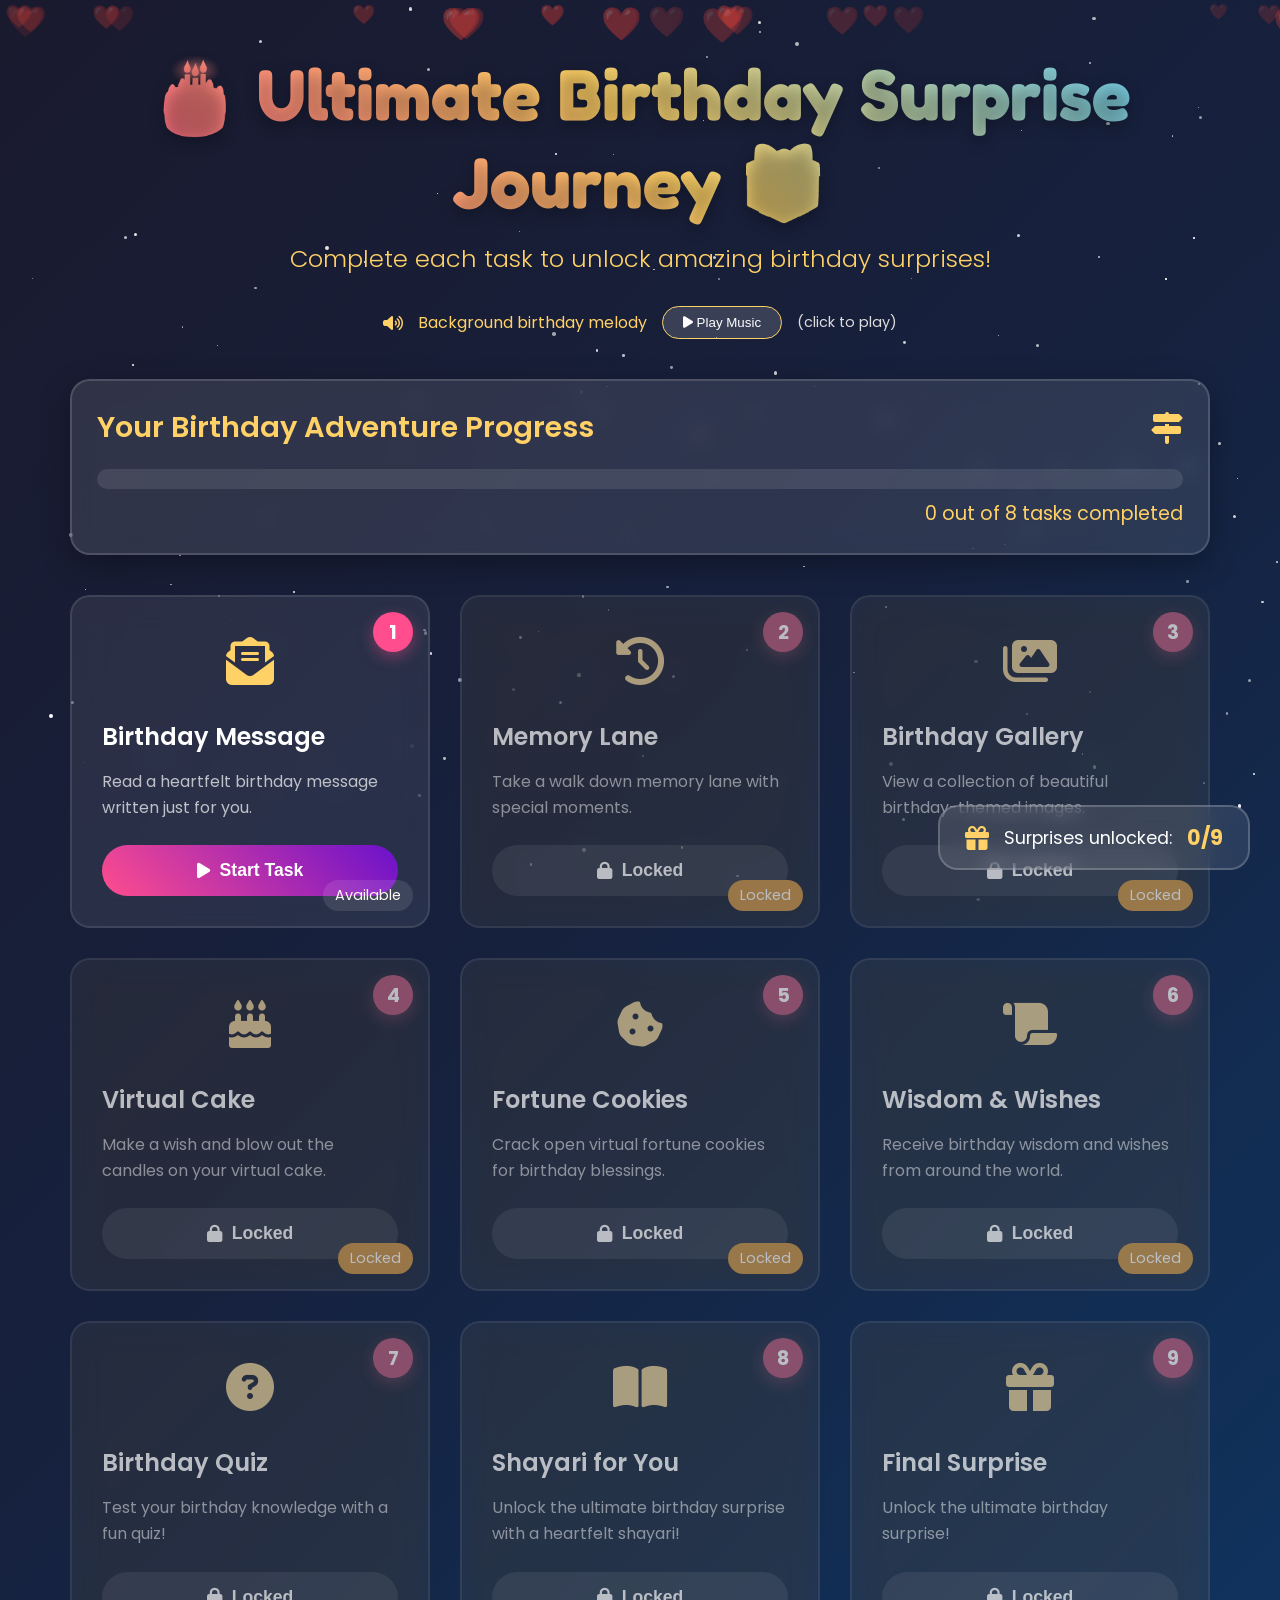
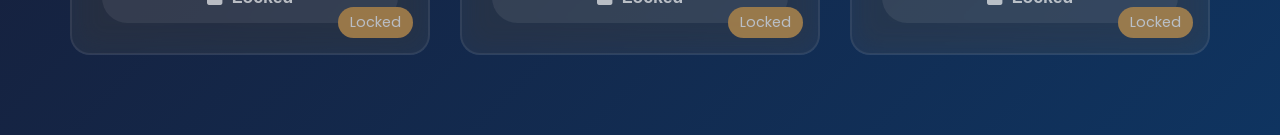
<file: index.html>
<!DOCTYPE html>
<html lang="en">
<head>
    <meta charset="UTF-8">
    <meta name="viewport" content="width=device-width, initial-scale=1.0">
    <title>Ultimate Birthday Surprise Journey</title>
    <link rel="stylesheet" href="https://cdnjs.cloudflare.com/ajax/libs/font-awesome/6.4.0/css/all.min.css">
    <link rel="preconnect" href="https://fonts.googleapis.com">
    <link rel="preconnect" href="https://fonts.gstatic.com" crossorigin>
    <link href="https://fonts.googleapis.com/css2?family=Dancing+Script:wght@700&family=Poppins:wght@300;400;600;700&family=Fredoka+One&display=swap" rel="stylesheet">
    <style>
        /* ========== [STYLES EXACTLY AS ORIGINAL - KEPT INTACT] ========== */
        * {
            margin: 0;
            padding: 0;
            box-sizing: border-box;
        }

        :root {
            --primary: #ff4d8d;
            --secondary: #6a11cb;
            --accent: #ffd166;
            --light: #fff9f2;
            --dark: #2d3047;
            --success: #4cd964;
            --warning: #ff9500;
            --info: #5ac8fa;
        }

        body {
            font-family: 'Poppins', sans-serif;
            background: linear-gradient(135deg, #1a1a2e 0%, #16213e 50%, #0f3460 100%);
            color: var(--light);
            min-height: 100vh;
            overflow-x: hidden;
            position: relative;
        }

        .stars {
            position: fixed;
            top: 0;
            left: 0;
            width: 100%;
            height: 100%;
            pointer-events: none;
            z-index: -1;
        }

        .star {
            position: absolute;
            background-color: white;
            border-radius: 50%;
            animation: twinkle var(--duration) infinite alternate;
        }

        @keyframes twinkle {
            0% { opacity: 0.2; }
            100% { opacity: 1; }
        }

        .container {
            max-width: 1200px;
            margin: 0 auto;
            padding: 30px;
            position: relative;
            z-index: 1;
        }

        .header {
            text-align: center;
            margin-bottom: 40px;
            padding-top: 20px;
        }

        .birthday-title {
            font-family: 'Fredoka One', cursive;
            font-size: 4.5rem;
            background: linear-gradient(45deg, var(--primary), var(--accent), var(--info));
            -webkit-background-clip: text;
            background-clip: text;
            color: transparent;
            margin-bottom: 15px;
            text-shadow: 0 5px 15px rgba(0, 0, 0, 0.3);
            animation: titleGlow 3s infinite alternate;
        }

        @keyframes titleGlow {
            0% { filter: drop-shadow(0 0 5px rgba(255, 77, 141, 0.5)); }
            100% { filter: drop-shadow(0 0 20px rgba(255, 77, 141, 0.8)); }
        }

        .subtitle {
            font-size: 1.5rem;
            color: var(--accent);
            margin-bottom: 30px;
            font-weight: 300;
        }

        .progress-container {
            background: rgba(255, 255, 255, 0.1);
            backdrop-filter: blur(10px);
            border-radius: 20px;
            padding: 25px;
            margin-bottom: 40px;
            border: 2px solid rgba(255, 255, 255, 0.15);
            box-shadow: 0 10px 30px rgba(0, 0, 0, 0.3);
        }

        .progress-header {
            display: flex;
            justify-content: space-between;
            align-items: center;
            margin-bottom: 20px;
        }

        .progress-title {
            font-size: 1.8rem;
            font-weight: 600;
            color: var(--accent);
        }

        .progress-bar {
            height: 20px;
            background: rgba(255, 255, 255, 0.1);
            border-radius: 10px;
            overflow: hidden;
            margin-bottom: 10px;
        }

        .progress-fill {
            height: 100%;
            background: linear-gradient(90deg, var(--primary), var(--secondary));
            border-radius: 10px;
            width: 0%;
            transition: width 1s ease-in-out;
            position: relative;
            overflow: hidden;
        }

        .progress-fill::after {
            content: '';
            position: absolute;
            top: 0;
            left: 0;
            bottom: 0;
            right: 0;
            background-image: linear-gradient(
                45deg,
                rgba(255, 255, 255, 0.2) 25%,
                transparent 25%,
                transparent 50%,
                rgba(255, 255, 255, 0.2) 50%,
                rgba(255, 255, 255, 0.2) 75%,
                transparent 75%,
                transparent
            );
            background-size: 20px 20px;
            animation: progressShine 1s linear infinite;
        }

        @keyframes progressShine {
            0% { background-position: 0 0; }
            100% { background-position: 20px 0; }
        }

        .progress-text {
            text-align: right;
            font-size: 1.2rem;
            color: var(--accent);
        }

        .tasks-container {
            display: grid;
            grid-template-columns: repeat(auto-fill, minmax(350px, 1fr));
            gap: 30px;
            margin-bottom: 50px;
        }

        .task-card {
            background: rgba(255, 255, 255, 0.08);
            backdrop-filter: blur(15px);
            border-radius: 20px;
            padding: 30px;
            border: 2px solid rgba(255, 255, 255, 0.1);
            transition: all 0.4s ease;
            position: relative;
            overflow: hidden;
            min-height: 280px;
            display: flex;
            flex-direction: column;
        }

        .task-card:hover {
            transform: translateY(-10px);
            border-color: var(--primary);
            box-shadow: 0 15px 30px rgba(255, 77, 141, 0.2);
        }

        .task-card.locked {
            opacity: 0.7;
            filter: grayscale(0.5);
        }

        .task-card.completed {
            border-color: var(--success);
            background: rgba(76, 217, 100, 0.05);
        }

        .task-number {
            position: absolute;
            top: 15px;
            right: 15px;
            width: 40px;
            height: 40px;
            background: var(--primary);
            border-radius: 50%;
            display: flex;
            align-items: center;
            justify-content: center;
            font-weight: bold;
            font-size: 1.2rem;
            color: white;
            box-shadow: 0 5px 15px rgba(255, 77, 141, 0.4);
        }

        .task-icon {
            font-size: 3rem;
            color: var(--accent);
            margin-bottom: 20px;
            text-align: center;
        }

        .task-title {
            font-size: 1.5rem;
            font-weight: 600;
            margin-bottom: 15px;
            color: white;
        }

        .task-description {
            color: rgba(255, 255, 255, 0.7);
            margin-bottom: 25px;
            line-height: 1.6;
            flex-grow: 1;
        }

        .task-button {
            padding: 15px 30px;
            background: linear-gradient(45deg, var(--primary), var(--secondary));
            color: white;
            border: none;
            border-radius: 50px;
            font-weight: 600;
            font-size: 1.1rem;
            cursor: pointer;
            transition: all 0.3s ease;
            display: flex;
            align-items: center;
            justify-content: center;
            gap: 10px;
            margin-top: auto;
        }

        .task-button:hover {
            transform: scale(1.05);
            box-shadow: 0 5px 15px rgba(255, 77, 141, 0.4);
        }

        .task-button:disabled {
            background: rgba(255, 255, 255, 0.1);
            cursor: not-allowed;
            transform: none;
            box-shadow: none;
        }

        .task-status {
            position: absolute;
            bottom: 15px;
            right: 15px;
            font-size: 0.9rem;
            padding: 5px 12px;
            border-radius: 20px;
            background: rgba(255, 255, 255, 0.1);
        }

        .task-status.completed {
            background: var(--success);
            color: white;
        }

        .task-status.locked {
            background: var(--warning);
            color: white;
        }

        .surprise-content {
            display: none;
            background: rgba(255, 255, 255, 0.05);
            backdrop-filter: blur(20px);
            border-radius: 25px;
            padding: 40px;
            margin-top: 40px;
            border: 2px solid rgba(255, 255, 255, 0.1);
            position: relative;
            overflow: hidden;
        }

        .surprise-content.active {
            display: block;
            animation: fadeIn 0.8s ease;
        }

        @keyframes fadeIn {
            from { opacity: 0; transform: translateY(20px); }
            to { opacity: 1; transform: translateY(0); }
        }

        .close-surprise {
            position: absolute;
            top: 20px;
            right: 20px;
            background: rgba(255, 255, 255, 0.1);
            border: none;
            width: 40px;
            height: 40px;
            border-radius: 50%;
            color: white;
            font-size: 1.5rem;
            cursor: pointer;
            transition: all 0.3s ease;
            display: flex;
            align-items: center;
            justify-content: center;
        }

        .close-surprise:hover {
            background: var(--primary);
            transform: rotate(90deg);
        }

        .surprise-title {
            font-size: 2.5rem;
            color: var(--accent);
            margin-bottom: 25px;
            text-align: center;
            font-family: 'Dancing Script', cursive;
        }

        .message-container {
            max-width: 800px;
            margin: 0 auto;
        }

        .message-box {
            background: rgba(255, 255, 255, 0.1);
            border-radius: 20px;
            padding: 40px;
            margin-bottom: 30px;
            border-left: 5px solid var(--primary);
            position: relative;
        }

        .message-box::before {
            content: '"';
            position: absolute;
            top: -30px;
            left: 20px;
            font-size: 8rem;
            color: var(--primary);
            opacity: 0.3;
            font-family: serif;
        }

        .message-text {
            font-size: 1.4rem;
            line-height: 1.8;
            color: rgba(255, 255, 255, 0.9);
            text-align: justify;
            font-family: 'Poppins', sans-serif;
            margin-bottom: 30px;
        }

        .message-signature {
            text-align: right;
            font-family: 'Dancing Script', cursive;
            font-size: 2rem;
            color: var(--accent);
            margin-top: 20px;
        }

        .image-gallery {
            display: grid;
            grid-template-columns: repeat(auto-fill, minmax(250px, 1fr));
            gap: 20px;
            margin-top: 30px;
        }

        .gallery-item {
            border-radius: 15px;
            overflow: hidden;
            height: 250px;
            position: relative;
            cursor: pointer;
            transition: all 0.4s ease;
        }

        .gallery-item:hover {
            transform: scale(1.05);
            box-shadow: 0 10px 25px rgba(0, 0, 0, 0.5);
        }

        .gallery-image {
            width: 100%;
            height: 100%;
            object-fit: cover;
            transition: transform 0.5s ease;
        }

        .gallery-item:hover .gallery-image {
            transform: scale(1.1);
        }

        .image-overlay {
            position: absolute;
            bottom: 0;
            left: 0;
            right: 0;
            background: linear-gradient(to top, rgba(0,0,0,0.8), transparent);
            color: white;
            padding: 20px;
            transform: translateY(100%);
            transition: transform 0.3s ease;
        }

        .gallery-item:hover .image-overlay {
            transform: translateY(0);
        }

        .timeline {
            position: relative;
            max-width: 800px;
            margin: 40px auto;
        }

        .timeline::before {
            content: '';
            position: absolute;
            left: 50%;
            transform: translateX(-50%);
            width: 4px;
            height: 100%;
            background: var(--primary);
        }

        .timeline-item {
            margin-bottom: 50px;
            position: relative;
            width: 50%;
            padding: 20px 40px;
        }

        .timeline-item:nth-child(odd) {
            left: 0;
        }

        .timeline-item:nth-child(even) {
            left: 50%;
        }

        .timeline-content {
            background: rgba(255, 255, 255, 0.1);
            padding: 25px;
            border-radius: 15px;
            position: relative;
            box-shadow: 0 5px 15px rgba(0, 0, 0, 0.2);
        }

        .timeline-content::before {
            content: '';
            position: absolute;
            top: 20px;
            width: 20px;
            height: 20px;
            background: var(--accent);
            border-radius: 50%;
        }

        .timeline-item:nth-child(odd) .timeline-content::before {
            right: -50px;
        }

        .timeline-item:nth-child(even) .timeline-content::before {
            left: -50px;
        }

        .timeline-date {
            color: var(--accent);
            font-weight: 600;
            margin-bottom: 10px;
            font-size: 1.2rem;
        }

        .celebration {
            position: fixed;
            top: 0;
            left: 0;
            width: 100%;
            height: 100%;
            pointer-events: none;
            z-index: 1000;
            display: none;
        }

        .celebration.active {
            display: block;
        }

        .confetti {
            position: absolute;
            width: 15px;
            height: 15px;
            opacity: 0;
        }

        .firework {
            position: absolute;
            width: 5px;
            height: 5px;
            border-radius: 50%;
            box-shadow: 0 0 10px var(--firework-color);
        }

        .balloon {
            position: absolute;
            width: 60px;
            height: 80px;
            border-radius: 50%;
            bottom: -100px;
            opacity: 0;
        }

        .balloon::after {
            content: '';
            position: absolute;
            width: 2px;
            height: 100px;
            background: rgba(255, 255, 255, 0.5);
            bottom: -100px;
            left: 50%;
            transform: translateX(-50%);
        }

        .final-surprise {
            text-align: center;
            padding: 60px 40px;
        }

        .final-gift {
            width: 200px;
            height: 200px;
            margin: 40px auto;
            position: relative;
            cursor: pointer;
            transition: transform 0.5s ease;
        }

        .final-gift:hover {
            transform: rotate(10deg) scale(1.1);
        }

        .gift-box {
            width: 100%;
            height: 100%;
            background: linear-gradient(45deg, var(--primary), var(--secondary));
            border-radius: 20px;
            position: relative;
            box-shadow: 0 15px 30px rgba(0, 0, 0, 0.4);
        }

        .gift-lid {
            width: 110%;
            height: 30%;
            background: linear-gradient(45deg, #ff2b7a, #ff6b9d);
            border-radius: 20px 20px 0 0;
            position: absolute;
            top: -15%;
            left: -5%;
            transition: top 0.5s ease;
        }

        .gift-box.open .gift-lid {
            top: -40%;
            transform: rotateX(180deg);
        }

        .gift-bow {
            position: absolute;
            top: -10%;
            left: 50%;
            transform: translateX(-50%);
            width: 60px;
            height: 60px;
            background: var(--accent);
            border-radius: 50%;
        }

        .gift-bow::before, .gift-bow::after {
            content: '';
            position: absolute;
            width: 80px;
            height: 40px;
            background: var(--accent);
            border-radius: 50%;
        }

        .gift-bow::before {
            top: 10px;
            left: -40px;
            transform: rotate(-45deg);
        }

        .gift-bow::after {
            top: 10px;
            right: -40px;
            transform: rotate(45deg);
        }

        .gift-content {
            position: absolute;
            top: 50%;
            left: 50%;
            transform: translate(-50%, -50%);
            font-size: 3rem;
            color: white;
            opacity: 0;
            transition: opacity 0.5s ease;
        }

        .gift-box.open .gift-content {
            opacity: 1;
        }

        @media (max-width: 992px) {
            .tasks-container { grid-template-columns: repeat(auto-fill, minmax(300px, 1fr)); }
            .birthday-title { font-size: 3.5rem; }
        }
        @media (max-width: 768px) {
            .container { padding: 20px; }
            .birthday-title { font-size: 2.8rem; }
            .tasks-container { grid-template-columns: 1fr; }
            .timeline::before { left: 30px; }
            .timeline-item { width: 100%; left: 0 !important; padding-left: 70px; padding-right: 20px; }
            .timeline-content::before { left: -40px !important; }
        }
        @media (max-width: 480px) {
            .birthday-title { font-size: 2.2rem; }
            .surprise-content { padding: 25px; }
            .message-box { padding: 25px; }
            .message-text { font-size: 1.2rem; }
        }

        .floating-hearts {
            position: fixed;
            top: 0;
            left: 0;
            width: 100%;
            height: 100%;
            pointer-events: none;
            z-index: -1;
        }
        .heart {
            position: absolute;
            color: var(--primary);
            font-size: 24px;
            opacity: 0;
            animation: float 15s infinite linear;
        }
        @keyframes float {
            0% { transform: translateY(100vh) rotate(0deg); opacity: 0; }
            10% { opacity: 1; }
            90% { opacity: 1; }
            100% { transform: translateY(-100px) rotate(360deg); opacity: 0; }
        }

        .instructions-modal {
            display: none;
            position: fixed;
            top: 0;
            left: 0;
            width: 100%;
            height: 100%;
            background: rgba(0, 0, 0, 0.8);
            z-index: 2000;
            align-items: center;
            justify-content: center;
            padding: 20px;
        }
        .instructions-modal.active { display: flex; }
        .modal-content {
            background: linear-gradient(135deg, rgba(45, 48, 71, 0.95), rgba(26, 26, 46, 0.95));
            border-radius: 25px;
            padding: 40px;
            max-width: 600px;
            width: 100%;
            border: 2px solid var(--primary);
            position: relative;
            animation: modalAppear 0.5s ease;
        }
        @keyframes modalAppear {
            from { opacity: 0; transform: scale(0.8); }
            to { opacity: 1; transform: scale(1); }
        }
        .modal-close {
            position: absolute;
            top: 20px;
            right: 20px;
            background: none;
            border: none;
            color: white;
            font-size: 1.5rem;
            cursor: pointer;
            transition: color 0.3s ease;
        }
        .modal-close:hover { color: var(--primary); }
        .modal-title {
            color: var(--accent);
            font-size: 2rem;
            margin-bottom: 20px;
            text-align: center;
        }
        .modal-instructions {
            color: rgba(255, 255, 255, 0.9);
            line-height: 1.8;
            margin-bottom: 30px;
        }
        .modal-actions {
            display: flex;
            gap: 15px;
            justify-content: center;
        }
        .modal-button {
            padding: 12px 30px;
            border-radius: 50px;
            border: none;
            font-weight: 600;
            cursor: pointer;
            transition: all 0.3s ease;
        }
        .modal-button.primary {
            background: linear-gradient(45deg, var(--primary), var(--secondary));
            color: white;
        }
        .modal-button.secondary {
            background: rgba(255, 255, 255, 0.1);
            color: white;
        }
        .modal-button:hover {
            transform: translateY(-3px);
            box-shadow: 0 5px 15px rgba(0, 0, 0, 0.3);
        }

        .celebration-counter {
            position: fixed;
            bottom: 30px;
            right: 30px;
            background: rgba(255, 255, 255, 0.1);
            backdrop-filter: blur(10px);
            border-radius: 20px;
            padding: 15px 25px;
            display: flex;
            align-items: center;
            gap: 15px;
            z-index: 100;
            border: 2px solid rgba(255, 255, 255, 0.2);
        }
        .counter-icon { font-size: 1.5rem; color: var(--accent); }
        .counter-text { font-size: 1.1rem; color: white; }
        .counter-number { font-weight: bold; color: var(--accent); font-size: 1.3rem; }
        
        /* 🥠 Fortune Cookie Styles */
        .fortune-cookie-container {
            text-align: center;
            padding: 20px;
        }
        .cookie-jar {
            display: flex;
            flex-wrap: wrap;
            justify-content: center;
            gap: 25px;
            margin: 40px 0;
        }
        .cookie {
            width: 120px;
            height: 120px;
            background: #e3b089;
            border-radius: 50% 50% 50% 50% / 60% 60% 40% 40%;
            display: flex;
            align-items: center;
            justify-content: center;
            font-size: 2.5rem;
            color: #8b5a2b;
            box-shadow: 0 10px 15px rgba(0,0,0,0.3);
            cursor: pointer;
            transition: transform 0.3s ease, box-shadow 0.3s ease;
            position: relative;
            border: 4px solid #c49a6c;
        }
        .cookie:hover {
            transform: scale(1.1);
            box-shadow: 0 0 25px rgba(255, 209, 102, 0.8);
        }
        .cookie.cracked {
            background: #dba875;
            border-color: #ffd166;
            box-shadow: 0 0 20px gold;
        }
        .fortune-message-area {
            background: rgba(255,255,255,0.1);
            border-radius: 20px;
            padding: 30px;
            margin-top: 30px;
            border-left: 6px solid var(--accent);
            font-size: 1.6rem;
            font-family: 'Dancing Script', cursive;
            color: #ffecb0;
            min-height: 150px;
        }
        .fortune-btn {
            background: linear-gradient(45deg, #ffac5e, #ff8c5a);
            border: none;
            color: #2d1b0e;
            font-weight: bold;
            padding: 14px 30px;
            border-radius: 40px;
            font-size: 1.2rem;
            cursor: pointer;
            transition: 0.3s;
            margin-top: 20px;
        }
        .fortune-btn:hover:enabled {
            transform: scale(1.08);
            box-shadow: 0 0 20px #ffbe5c;
        }
        .fortune-btn:disabled {
            opacity: 0.5;
            cursor: not-allowed;
        }
    </style>
</head>
<body>
    <!-- Background Elements -->
    <div class="stars" id="starsContainer"></div>
    <div class="floating-hearts" id="heartsContainer"></div>
    
    <!-- Celebration Effects -->
    <div class="celebration" id="celebrationContainer"></div>
    
    <!-- Celebration Counter -->
    <div class="celebration-counter">
        <i class="fas fa-gift counter-icon"></i>
        <span class="counter-text">Surprises unlocked: </span>
        <span class="counter-number" id="completedCounter">0/8</span>
    </div>
    
    <!-- Instructions Modal -->
    <div class="instructions-modal" id="instructionsModal">
        <div class="modal-content">
            <button class="modal-close" id="closeModal">&times;</button>
            <h2 class="modal-title" id="modalTitle">Task Instructions</h2>
            <div class="modal-instructions" id="modalInstructions"></div>
            <div class="modal-actions">
                <button class="modal-button primary" id="startTask">Start Task</button>
                <button class="modal-button secondary" id="cancelTask">Not Now</button>
            </div>
        </div>
    </div>
    
    <!-- 🌟🌈 FIXED BACKGROUND BIRTHDAY MUSIC - MULTIPLE FORMATS & INITIATE LOAD -->
    <audio id="birthdayMusic" loop preload="auto">
       
        <source src="aud2.mp3.mp3" type="audio/mp3">
        Your browser does not support the audio element.
    </audio>
    
    <!-- Main Container -->
    <div class="container">
        <!-- Header -->
        <header class="header">
            <h1 class="birthday-title">🎂 Ultimate Birthday Surprise Journey 🎁</h1>
            <p class="subtitle">Complete each task to unlock amazing birthday surprises!</p>
            <!-- Music control with autoplay trigger -->
            <div style="margin-top:10px; color:var(--accent); display: flex; justify-content: center; align-items: center; gap: 15px; flex-wrap: wrap;">
                <i class="fas fa-volume-up"></i> Background birthday melody 
                <button id="musicToggleBtn" style="background: rgba(255,255,255,0.15); border: 1px solid var(--accent); border-radius: 30px; padding: 8px 20px; color: white; cursor: pointer;">
                    <i class="fas fa-play"></i> Play Music
                </button>
                <span id="musicStatus" style="font-size:0.9rem; color:#ddd;">(click to start)</span>
            </div>
        </header>
        
        <!-- Progress Section -->
        <section class="progress-container">
            <div class="progress-header">
                <h2 class="progress-title">Your Birthday Adventure Progress</h2>
                <i class="fas fa-map-signs" style="font-size: 2rem; color: var(--accent);"></i>
            </div>
            <div class="progress-bar">
                <div class="progress-fill" id="progressFill"></div>
            </div>
            <p class="progress-text"><span id="completedTasks">0</span> out of 8 tasks completed</p>
        </section>
        
        <!-- Tasks Grid -->
        <section class="tasks-container" id="tasksContainer">
            <!-- Tasks will be dynamically generated here -->
        </section>
        
        <!-- Surprise Content Area -->
        <section class="surprise-content" id="surpriseContent">
            <button class="close-surprise" id="closeSurprise">&times;</button>
            <div id="surpriseContentInner">
                <!-- Surprise content will be loaded here -->
            </div>
        </section>
    </div>

    <script>
        // ======================
        // DATA AND CONFIGURATION
        // ======================
        
        const RECIPIENT_NAME = "Special Someone";
        const RECIPIENT_AGE = "??";
        
        const birthdayData = {
            recipientName: RECIPIENT_NAME,
            age: RECIPIENT_AGE,
            tasks: [
                {
                    id: 1,
                    title: "Birthday Message",
                    icon: "fas fa-envelope-open-text",
                    description: "Read a heartfelt birthday message written just for you.",
                    instructions: "Take a deep breath and get ready to read a special message crafted with love. This message contains warm wishes and heartfelt thoughts for your special day.",
                    status: "available",
                    type: "message",
                    surprise: {
                        title: "A Special Message Just For You 💝",
                        content: `
                            <div class="message-container">
                                <div class="message-box">
                                    <p class="message-text">
                                        My Dearest Priyanka 💝🥰,woh sorry Dombari<br><br>
                                        On this Beautiful day, as the sun rises to celebrate your existence, I want you to know how incredibly special you are. 
                                        Today marks another revolution around the sun, another chapter in the beautiful story that is your life.<br><br>
                                        You are a wonderful person. Your kindness shines like the morning sun and makes everyone around you feel happy, your laughter is music to the soul, 
                                        and your spirit shines brighter than any star in the night sky. The world is genuinely a better place because you're in it.<br><br>
                                        As you celebrate this birthday, I wish for you:<br>
                                        • Moments that take your breath away with their beauty<br>
                                        • Laughter that echoes through your days<br>
                                        • Dreams that soar higher than you ever imagined<br>
                                        • Love that surrounds you like a warm embrace<br>
                                        • Adventures that fill your soul with joy<br><br>
                                        May this new chapter of your life be filled with more joy than your heart can hold, more opportunities than you can count, 
                                        and more blessings than you ever dreamed possible. May you continue to grow, not just in years, but in wisdom, kindness, and happiness.<br><br>
                                        Remember that you are loved beyond measure, cherished beyond words, and appreciated more than you know. Today is your day - 
                                        a day to bask in the love of those around you, to dream big dreams, and to celebrate the incredible person you've become.<br><br>
                                        Happy Birthday, dear one. May your day be as bright as your smile and as wonderful as you are.
                                    </p>
                                    <div class="message-signature">With all my love ❤️</div>
                                </div>
                            </div>
                        `
                    }
                },
                {
                    id: 2,
                    title: "Memory Lane",
                    icon: "fas fa-history",
                    description: "Take a walk down memory lane with special moments.",
                    instructions: "Let's revisit some beautiful memories and moments that have made your journey special. Each memory is a precious gem in the treasure chest of life.",
                    status: "locked",
                    type: "timeline",
                    surprise: {
                        title: "Beautiful Memories Timeline 📜",
                        content: `
                            <div class="timeline">
                                <div class="timeline-item"><div class="timeline-content"><div class="timeline-date">The Beginning</div><p>The day you came into this world, bringing joy and light to everyone around you. A star was born that day.</p></div></div>
                                <div class="timeline-item"><div class="timeline-content"><div class="timeline-date">First Steps</div><p>Those wobbly first steps that marked the beginning of your journey of exploration and discovery.</p></div></div>
                                <div class="timeline-item"><div class="timeline-content"><div class="timeline-date">School Days</div><p>Learning, growing, making friends, and discovering the world through curious eyes.</p></div></div>
                                <div class="timeline-item"><div class="timeline-content"><div class="timeline-date">Milestone Achievements</div><p>Each accomplishment, big or small, that shaped you into the amazing person you are today.</p></div></div>
                                <div class="timeline-item"><div class="timeline-content"><div class="timeline-date">Today - Your Birthday!</div><p>This special moment, celebrating you and all the wonderful experiences yet to come.</p></div></div>
                            </div>
                        `
                    }
                },
                {
                    id: 3,
                    title: "Birthday Gallery",
                    icon: "fas fa-images",
                    description: "View a collection of beautiful birthday-themed images.",
                    instructions: "Browse through this special gallery of birthday-themed images. Each picture represents a wish, a dream, or a celebration for your special day.",
                    status: "locked",
                    type: "gallery",
                    surprise: {
                        title: "Birthday Celebration Gallery 🎨",
                        content: `
                            <div class="image-gallery">
                                <div class="gallery-item"><img src="https://images.unsplash.com/photo-1530103862676-de8c9debad1d?ixlib=rb-1.2.1&auto=format&fit=crop&w=500&q=80" alt="Birthday Cake" class="gallery-image"><div class="image-overlay"><h3>Sweet Celebrations</h3><p>May your year be as sweet as this cake!</p></div></div>
                                <div class="gallery-item"><img src="https://images.unsplash.com/photo-1512917774080-9991f1c4c750?ixlib=rb-1.2.1&auto=format&fit=crop&w=500&q=80" alt="Balloons" class="gallery-image"><div class="image-overlay"><h3>Reach for the Stars</h3><p>Soar high like these balloons!</p></div></div>
                                <div class="gallery-item"><img src="https://images.unsplash.com/photo-1532117182044-031e7cd916ee?ixlib=rb-1.2.1&auto=format&fit=crop&w=500&q=80" alt="Gifts" class="gallery-image"><div class="image-overlay"><h3>Special Surprises</h3><p>Unwrap the joy of today!</p></div></div>
                                <div class="gallery-item"><img src="https://images.unsplash.com/photo-1511795409834-ef04bbd61622?ixlib=rb-1.2.1&auto=format&fit=crop&w=500&q=80" alt="Celebration" class="gallery-image"><div class="image-overlay"><h3>Joyful Moments</h3><p>Celebrate every moment!</p></div></div>
                                <div class="gallery-item"><img src="https://images.unsplash.com/photo-1526047932273-341f2a7631f9?ixlib=rb-1.2.1&auto=format&fit=crop&w=500&q=80" alt="Birthday Flowers" class="gallery-image"><div class="image-overlay"><h3>Blooming Wishes</h3><p>Like flowers, may your happiness bloom!</p></div></div>
                                <div class="gallery-item"><img src="https://images.unsplash.com/photo-1464366400600-7168b8af9bc3?ixlib=rb-1.2.1&auto=format&fit=crop&w=500&q=80" alt="Birthday Party" class="gallery-image"><div class="image-overlay"><h3>Together We Celebrate</h3><p>Surrounded by love and joy today!</p></div></div>
                            </div>
                        `
                    }
                },
                {
                    id: 4,
                    title: "Virtual Cake",
                    icon: "fas fa-birthday-cake",
                    description: "Make a wish and blow out the candles on your virtual cake.",
                    instructions: "Make a secret birthday wish! When you're ready, blow on your screen or click the flame to blow out the candles. Your wish will come true!",
                    status: "locked",
                    type: "cake",
                    surprise: {
                        title: "Make a Birthday Wish! 🎂",
                        content: `
                            <div style="text-align: center; padding: 40px;">
                                <div style="position: relative; width: 300px; height: 200px; margin: 0 auto;">
                                    <div style="position: absolute; bottom: 0; left: 50%; transform: translateX(-50%); width: 200px; height: 80px; background: linear-gradient(to right, #f8c8dc, #ffafcc); border-radius: 50% 50% 0 0;"></div>
                                    <div style="position: absolute; bottom: 60px; left: 50%; transform: translateX(-50%); width: 220px; height: 40px; background: linear-gradient(to right, #ffafcc, #ff8fab); border-radius: 50% 50% 0 0;"></div>
                                    <div style="position: absolute; bottom: 90px; left: 50%; transform: translateX(-50%); width: 240px; height: 30px; background: linear-gradient(to right, #ff8fab, #fb6f92); border-radius: 50% 50% 0 0;"></div>
                                    <div id="candle1" style="position: absolute; bottom: 120px; left: 40%; width: 10px; height: 40px; background: linear-gradient(to top, #ffd166, #ffcc00); border-radius: 5px;"><div id="flame1" style="position: absolute; bottom: 40px; left: 50%; transform: translateX(-50%); width: 20px; height: 30px; background: radial-gradient(circle, #ff9500, #ff2e00); border-radius: 50% 50% 20% 20%; animation: flicker 0.5s infinite alternate;"></div></div>
                                    <div id="candle2" style="position: absolute; bottom: 120px; left: 50%; transform: translateX(-50%); width: 10px; height: 40px; background: linear-gradient(to top, #ffd166, #ffcc00); border-radius: 5px;"><div id="flame2" style="position: absolute; bottom: 40px; left: 50%; transform: translateX(-50%); width: 20px; height: 30px; background: radial-gradient(circle, #ff9500, #ff2e00); border-radius: 50% 50% 20% 20%; animation: flicker 0.5s infinite alternate 0.2s;"></div></div>
                                    <div id="candle3" style="position: absolute; bottom: 120px; left: 60%; width: 10px; height: 40px; background: linear-gradient(to top, #ffd166, #ffcc00); border-radius: 5px;"><div id="flame3" style="position: absolute; bottom: 40px; left: 50%; transform: translateX(-50%); width: 20px; height: 30px; background: radial-gradient(circle, #ff9500, #ff2e00); border-radius: 50% 50% 20% 20%; animation: flicker 0.5s infinite alternate 0.4s;"></div></div>
                                </div>
                                <button id="blowCandles" style="margin-top: 40px; padding: 15px 40px; background: linear-gradient(45deg, #ff4d8d, #6a11cb); color: white; border: none; border-radius: 50px; font-size: 1.2rem; cursor: pointer; transition: all 0.3s ease;"><i class="fas fa-wind"></i> Blow Out Candles & Make a Wish!</button>
                                <p id="wishMessage" style="margin-top: 20px; font-size: 1.2rem; color: var(--accent); opacity: 0;"></p>
                            </div>
                            <style>@keyframes flicker {0% { transform: translateX(-50%) scale(1); opacity: 1; } 100% { transform: translateX(-50%) scale(1.1); opacity: 0.8; }} @keyframes blowOut {0% { transform: translateX(-50%) scale(1); opacity: 1; } 100% { transform: translateX(-50%) scale(0) rotate(45deg); opacity: 0; }}</style>
                        `
                    }
                },
                {
                    // 🆕 NEW TASK: Birthday Fortune Cookies (replaces Wish Upon a Star)
                    id: 5,
                    title: "Fortune Cookies",
                    icon: "fas fa-cookie-bite",
                    description: "Crack open virtual fortune cookies for birthday blessings.",
                    instructions: "Click on the fortune cookies to crack them open. Each cookie contains a unique birthday blessing or fortune. Collect all 6 fortunes!",
                    status: "locked",
                    type: "fortune",
                    surprise: {
                        title: "🥠 Birthday Fortune Cookies 🥠",
                        content: `
                            <div class="fortune-cookie-container">
                                <div class="cookie-jar" id="cookieJar">
                                    <!-- 6 cookies will be generated here by JS -->
                                </div>
                                <div class="fortune-message-area" id="fortuneDisplay">
                                    ✨ Click a cookie to reveal your birthday fortune ✨
                                </div>
                                <div style="display: flex; justify-content: center; gap: 20px; flex-wrap: wrap;">
                                    <button id="fortuneCompleteBtn" class="fortune-btn" disabled>
                                        <i class="fas fa-gift"></i> Unlock All Fortunes to Finish
                                    </button>
                                </div>
                                <p id="cookieCounter" style="margin-top: 20px; color: var(--accent);">Cookies cracked: 0/6</p>
                            </div>
                        `
                    }
                },
                {
                    id: 6,
                    title: "Wisdom & Wishes",
                    icon: "fas fa-scroll",
                    description: "Receive birthday wisdom and wishes from around the world.",
                    instructions: "Open this treasure chest of birthday wisdom! Each piece of advice or wish comes from different cultures and traditions around the world.",
                    status: "locked",
                    type: "wisdom",
                    surprise: {
                        title: "Birthday Wisdom from Around the World 🌍",
                        content: `
                            <div style="max-width: 800px; margin: 0 auto;">
                                <div style="display: grid; grid-template-columns: repeat(auto-fill, minmax(350px, 1fr)); gap: 25px; margin-top: 30px;">
                                    <div style="background: rgba(255, 255, 255, 0.1); padding: 25px; border-radius: 15px; border-left: 5px solid #ff4d8d;"><h3 style="color: var(--accent); margin-bottom: 15px;">Irish Blessing</h3><p>"May your pockets be heavy and your heart be light. May good luck pursue you each morning and night."</p></div>
                                    <div style="background: rgba(255, 255, 255, 0.1); padding: 25px; border-radius: 15px; border-left: 5px solid #6a11cb;"><h3 style="color: var(--accent); margin-bottom: 15px;">Japanese Wisdom</h3><p>"Like the cherry blossom that blooms beautifully each spring, may each year bring you renewed beauty and joy."</p></div>
                                    <div style="background: rgba(255, 255, 255, 0.1); padding: 25px; border-radius: 15px; border-left: 5px solid #4cd964;"><h3 style="color: var(--accent); margin-bottom: 15px;">African Proverb</h3><p>"If you want to go fast, go alone. If you want to go far, go together. May your journey be long and filled with good company."</p></div>
                                    <div style="background: rgba(255, 255, 255, 0.1); padding: 25px; border-radius: 15px; border-left: 5px solid #ff9500;"><h3 style="color: var(--accent); margin-bottom: 15px;">Native American Wish</h3><p>"May the sun bring you new energy by day, may the moon softly restore you by night, may the rain wash away your worries, and may you walk gently through the world."</p></div>
                                    <div style="background: rgba(255, 255, 255, 0.1); padding: 25px; border-radius: 15px; border-left: 5px solid #5ac8fa;"><h3 style="color: var(--accent); margin-bottom: 15px;">Italian Toast</h3><p>"Cent'anni! May you live a hundred years, with an extra year to repent!"</p></div>
                                    <div style="background: rgba(255, 255, 255, 0.1); padding: 25px; border-radius: 15px; border-left: 5px solid #ffcc00;"><h3 style="color: var(--accent); margin-bottom: 15px;">Chinese Blessing</h3><p>"May your happiness be as boundless as the Eastern Sea, and may you live a life as long as the Southern Mountain."</p></div>
                                </div>
                                <div style="text-align: center; margin-top: 40px;">
                                    <button id="generateWish" style="padding: 15px 40px; background: linear-gradient(45deg, #ff4d8d, #6a11cb); color: white; border: none; border-radius: 50px; font-size: 1.2rem; cursor: pointer;"><i class="fas fa-random"></i> Get Another Random Wish</button>
                                    <p id="randomWish" style="margin-top: 20px; padding: 20px; background: rgba(255, 255, 255, 0.1); border-radius: 15px; font-size: 1.2rem; display: none;"></p>
                                </div>
                            </div>
                        `
                    }
                },
                {
                    id: 7,
                    title: "Birthday Quiz",
                    icon: "fas fa-question-circle",
                    description: "Test your birthday knowledge with a fun quiz!",
                    instructions: "How much do you know about birthdays around the world? Take this fun quiz to find out! Each correct answer brings you closer to a special surprise.",
                    status: "locked",
                    type: "quiz",
                    surprise: {
                        title: "Birthday Trivia Challenge 🧠",
                        content: `
                            <div style="max-width: 800px; margin: 0 auto;">
                                <div style="background: rgba(255, 255, 255, 0.1); padding: 30px; border-radius: 15px; margin-bottom: 30px;">
                                    <h3 style="color: var(--accent); margin-bottom: 20px; text-align: center;">Question <span id="currentQuestion">1</span> of 5</h3>
                                    <p id="quizQuestion" style="font-size: 1.3rem; text-align: center; margin-bottom: 30px;"></p>
                                    <div id="quizOptions" style="display: grid; gap: 15px;"></div>
                                </div>
                                <div style="display: flex; justify-content: space-between; align-items: center;">
                                    <div><p style="font-size: 1.2rem;">Score: <span id="quizScore">0</span>/5</p></div>
                                    <button id="nextQuestion" style="padding: 12px 30px; background: linear-gradient(45deg, #ff4d8d, #6a11cb); color: white; border: none; border-radius: 50px; font-size: 1.1rem; cursor: pointer; display: none;">Next Question <i class="fas fa-arrow-right"></i></button>
                                </div>
                                <div id="quizResult" style="margin-top: 30px; padding: 25px; background: rgba(255, 255, 255, 0.1); border-radius: 15px; display: none;"></div>
                            </div>
                            <style>
                                .quiz-option { padding: 15px; background: rgba(255, 255, 255, 0.1); border: 2px solid rgba(255, 255, 255, 0.2); border-radius: 10px; color: white; font-size: 1.1rem; cursor: pointer; transition: all 0.3s ease; }
                                .quiz-option:hover { background: rgba(255, 255, 255, 0.2); transform: translateY(-3px); }
                                .quiz-option.correct { background: rgba(76, 217, 100, 0.3); border-color: #4cd964; }
                                .quiz-option.incorrect { background: rgba(255, 59, 48, 0.3); border-color: #ff3b30; }
                            </style>
                        `
                    }
                },
                  
                    
                        {
                        id: 8,
                        title: "Shayari for You",
                        icon: "fas fa-book-open",
                        description: "Unlock the ultimate birthday surprise with a heartfelt shayari!",
                        instructions: "Click the gift box to reveal a birthday shayari made with love. Read each shayari slowly and feel every word from the heart. When you've finished, click the celebration button to unlock a special surprise waiting just for you.",
                        status: "locked",
                        type: "final",
                        surprise: {
                            title: "The Ultimate Birthday Shayari Surprise! 🎊",
                            content: `
                                <div class="final-surprise">
                                    <h2 style="font-size: 2.5rem; color: var(--accent); margin-bottom: 20px;">✨ A Shayari For You! ✨</h2>
                                    <p style="font-size: 1.3rem; margin-bottom: 30px; max-width: 800px; margin-left: auto; margin-right: auto; font-style: italic;">
                                        "Words may fall short, but shayaris never do..."
                                    </p>
                                    
                                    <div class="shayari-container" style="max-width: 800px; margin: 30px auto; background: linear-gradient(135deg, rgba(255,77,141,0.2), rgba(106,17,203,0.2)); padding: 40px; border-radius: 20px; border: 2px solid var(--accent);">
                                        <div class="shayari-content" style="font-size: 1.4rem; line-height: 2.2;">
                                            <p style="margin-bottom: 20px;">
                                                🌟 <em>"Na chaand se koi shikayat, na sitaron se gila hai,</em><br>
                                                    <em>Meri har dua mein bas tera hi zikr mila hai.</em><br>
                                                    <em>Rab kare har janam mein tera saath mile,</em><br>
                                                    <em>Bas itna sa khwaab is dil me basa hai!"</em> 🌟
                                            </p>
                                            <p style="margin-bottom: 20px;">
                                             ✨<em>"Tu sirf ek ehsaas nahi,</em><br>
                                                <em>Meri har khushi ka naam hai,</em><br>
                                                <em>Rab kare teri muskaan kabhi na kho jaaye,,</em><br>
                                                <em>Kyuki usi mein meri jaan hai."</em> 🎂💖
                                            </p>
                                            <p style="margin-bottom: 20px;">
                                                💫 <em>"Khushiyon ki baarish tere naam ho,</em><br>
                                                <em>Har sapna tera poora ho,</em><br>
                                                <em>Janamdin par Rab se bas yahi dua hai,</em><br>
                                                <em>Har din tera muskurata hua ho."</em> 💫🤲
                                            </p>
                                            <p style="margin-bottom: 20px;">
                                               🌟<em>"Chaand bhi aaj tujhe dekh muskuraye,</em><br>
                                                <em>Sitare bhi teri khushi mein jagmagaye,</em><br>
                                                <em>Janamdin tera itna khaas ho,</em><br>
                                                <em>Ki har dua tujhe gale lagaye. "</em>🎂🌹
                                            </p>
                                        </div>
                                    </div>

                            `
                        }
                    },
                    {
                    id: 9,
                    title: "Final Surprise",
                    icon: "fas fa-gift",
                    description: "Unlock the ultimate birthday surprise!",
                    instructions: "You've made it to the final task! Get ready for the ultimate birthday surprise. This is the grand finale of your birthday adventure.",
                    status: "locked",
                    type: "final",
                    surprise: {
                        title: "The Ultimate Birthday Surprise! 🎊",
                        content: `
                            <div class="final-surprise">
                                <h2 style="font-size: 2.5rem; color: var(--accent); margin-bottom: 20px;">Congratulations! 🎉</h2>
                                <p style="font-size: 1.3rem; margin-bottom: 30px; max-width: 800px; margin-left: auto; margin-right: auto;">
                                    You've completed all the birthday tasks! You are an amazing person who deserves all the happiness in the world.
                                </p>
                                <div class="final-gift" id="finalGift">
                                    <div class="gift-box"><div class="gift-lid"></div><div class="gift-bow"></div><div class="gift-content"><i class="fas fa-heart"></i></div></div>
                                </div>
                                <div style="max-width: 800px; margin: 40px auto; background: rgba(255, 255, 255, 0.1); padding: 30px; border-radius: 15px;">
                                    <h3 style="color: var(--accent); margin-bottom: 20px;">Your Birthday Wish Certificate</h3>
                                    <p style="font-size: 1.2rem; line-height: 1.8; margin-bottom: 20px;">
                                        This certifies that ${RECIPIENT_NAME} is entitled to:<br>
                                        • Unlimited happiness for the next 365 days<br>• Endless laughter and joy<br>• Success in all endeavors<br>• Love that grows stronger each day<br>• Dreams that come true<br>• A year filled with magical moments
                                    </p>
                                    <p style="font-size: 1.2rem; line-height: 1.8;">Redeemable anytime, anywhere. No expiration date.</p>
                                </div>
                                <button id="celebrateBtn" style="padding: 15px 50px; background: linear-gradient(45deg, #ff4d8d, #6a11cb); color: white; border: none; border-radius: 50px; font-size: 1.3rem; cursor: pointer; margin-top: 20px;"><i class="fas fa-party-horn"></i> Start Ultimate Celebration!</button>
                            </div>
                        `
                    }
                }
            ],
            messages: [
                "You are a gift to this world, wrapped in kindness and tied with the ribbon of love.",
                "Your smile could light up the darkest room and your laughter is the most beautiful melody.",
                "May your birthday be the start of a year filled with good luck, good health, and much happiness.",
                "The more candles, the bigger the wish! Blow them all out and watch your dreams come true.",
                "You're not getting older, you're getting more fabulous with each passing year!",
                "Birthdays are nature's way of telling us to eat more cake and celebrate life!",
                "Today is the oldest you've ever been and the youngest you'll ever be again. Make it count!",
                "Your birthday is the first day of another 365-day journey around the sun. Make it incredible!",
                "Wishing you a day that is as special in every way as you are to everyone around you.",
                "May your birthday be filled with sunshine, smiles, laughter, and love."
            ]
        };

        // ======================
        // GLOBAL VARIABLES
        // ======================
        
        let completedTasks = 0;
        let currentTask = null;
        let quizData = [
            { question: "In which country is it traditional to pull on the birthday person's ears once for each year of their age?", options: ["Japan", "Brazil", "Italy", "Russia"], correct: 1 },
            { question: "What does the Mexican tradition of 'La Mordida' involve?", options: ["Breaking a piñata", "The birthday person taking a bite of the cake", "Singing special songs", "Giving money gifts"], correct: 1 },
            { question: "In Vietnam, everyone celebrates their birthday on which day?", options: ["Their actual birth date", "New Year's Day (Tet)", "The first full moon of the year", "The king's birthday"], correct: 1 },
            { question: "What do people in China traditionally eat on their birthday for long life?", options: ["Cake", "Noodles", "Rice", "Dumplings"], correct: 1 },
            { question: "In which country do people celebrate 'name days' in addition to birthdays?", options: ["Greece", "France", "India", "Egypt"], correct: 0 }
        ];
        
        let currentQuizQuestion = 0;
        let quizScore = 0;
        // Fortune cookies variables
        let cookiesCracked = 0;
        const totalCookies = 6;
        const fortuneMessages = [
            "🍀 A wonderful birthday year is ahead of you, full of joy!",
            "🎈 An unexpected gift will bring you happiness this month.",
            "✨ Your laughter will be the music of the party.",
            "💖 Someone special is thinking of you right now.",
            "🌟 You will soon receive wonderful birthday wishes.",
            "🎂 A sweet surprise is waiting just around the corner.",
            "☀️ Your positive energy attracts amazing opportunities.",
            "🌺 Good news will arrive before the week ends.",
            "🕯️ Make a wish — the universe is listening closely.",
            "💫 Adventure awaits you in the coming year!"
        ];

        // ======================
        // INITIALIZATION
        // ======================
        
        document.addEventListener('DOMContentLoaded', function() {
            initializeApp();
            // 🎵 FIX: attempt to play audio after any user interaction to ensure autoplay works
            setupMusicAutoPlay();
        });
        
        function initializeApp() {
            createStars();
            createHearts();
            renderTasks();
            updateProgress();
            setupEventListeners();
        }

        // 🎶 MUSIC FIX: Force play on first click/tap anywhere or via button
        function setupMusicAutoPlay() {
            const audio = document.getElementById('birthdayMusic');
            const toggleBtn = document.getElementById('musicToggleBtn');
            const statusSpan = document.getElementById('musicStatus');
            
            if (!audio) return;
            
            // Preload
            audio.load();
            
            // Attempt to play - many browsers block autoplay, so we need user interaction
            const playPromise = audio.play();
            if (playPromise !== undefined) {
                playPromise.then(() => {
                    // Autoplay worked!
                    if (toggleBtn) {
                        toggleBtn.innerHTML = '<i class="fas fa-pause"></i> Pause Music';
                        statusSpan.innerText = '(playing)';
                    }
                }).catch(() => {
                    // Autoplay blocked, show play button
                    if (toggleBtn) {
                        toggleBtn.innerHTML = '<i class="fas fa-play"></i> Play Music';
                        statusSpan.innerText = '(click to play)';
                    }
                });
            }
            
            // Manual toggle
            if (toggleBtn) {
                toggleBtn.addEventListener('click', function(e) {
                    e.stopPropagation();
                    if (audio.paused) {
                        audio.play().then(() => {
                            toggleBtn.innerHTML = '<i class="fas fa-pause"></i> Pause Music';
                            statusSpan.innerText = '(playing)';
                        }).catch(e => console.log('play failed:', e));
                    } else {
                        audio.pause();
                        toggleBtn.innerHTML = '<i class="fas fa-play"></i> Play Music';
                        statusSpan.innerText = '(paused)';
                    }
                });
            }
            
            // Also attempt to play on first body click (helps some browsers)
            document.body.addEventListener('click', function once() {
                if (audio.paused) {
                    audio.play().catch(() => {}); // silent catch
                }
                document.body.removeEventListener('click', once);
            }, { once: true });
        }
        
        // ======================
        // BACKGROUND EFFECTS
        // ======================
        
        function createStars() {
            const container = document.getElementById('starsContainer');
            for (let i = 0; i < 150; i++) {
                const star = document.createElement('div');
                star.className = 'star';
                star.style.width = Math.random() * 3 + 1 + 'px';
                star.style.height = star.style.width;
                star.style.left = Math.random() * 100 + 'vw';
                star.style.top = Math.random() * 100 + 'vh';
                star.style.opacity = Math.random() * 0.5 + 0.5;
                star.style.setProperty('--duration', Math.random() * 3 + 2 + 's');
                container.appendChild(star);
            }
        }
        
        function createHearts() {
            const container = document.getElementById('heartsContainer');
            for (let i = 0; i < 20; i++) {
                const heart = document.createElement('div');
                heart.className = 'heart';
                heart.innerHTML = '❤️';
                heart.style.left = Math.random() * 100 + 'vw';
                heart.style.fontSize = Math.random() * 20 + 15 + 'px';
                heart.style.animationDelay = Math.random() * 15 + 's';
                heart.style.opacity = Math.random() * 0.3 + 0.1;
                container.appendChild(heart);
            }
        }
        
        // ======================
        // TASK MANAGEMENT
        // ======================
        
        function renderTasks() {
            const container = document.getElementById('tasksContainer');
            container.innerHTML = '';
            
            birthdayData.tasks.forEach(task => {
                const taskCard = document.createElement('div');
                taskCard.className = `task-card ${task.status}`;
                taskCard.innerHTML = `
                    <div class="task-number">${task.id}</div>
                    <div class="task-icon"><i class="${task.icon}"></i></div>
                    <h3 class="task-title">${task.title}</h3>
                    <p class="task-description">${task.description}</p>
                    <button class="task-button" ${task.status === 'locked' ? 'disabled' : ''} data-task-id="${task.id}">
                        ${task.status === 'completed' ? '<i class="fas fa-check"></i> Completed' : 
                          task.status === 'available' ? '<i class="fas fa-play"></i> Start Task' : 
                          '<i class="fas fa-lock"></i> Locked'}
                    </button>
                    <div class="task-status ${task.status}">${task.status === 'completed' ? 'Completed' : task.status === 'locked' ? 'Locked' : 'Available'}</div>
                `;
                container.appendChild(taskCard);
            });
            
            document.querySelectorAll('.task-button').forEach(button => {
                button.addEventListener('click', function() {
                    const taskId = parseInt(this.getAttribute('data-task-id'));
                    startTask(taskId);
                });
            });
        }
        
        function startTask(taskId) {
            currentTask = birthdayData.tasks.find(task => task.id === taskId);
            if (!currentTask || currentTask.status === 'locked') return;
            
            document.getElementById('modalTitle').textContent = currentTask.title;
            document.getElementById('modalInstructions').textContent = currentTask.instructions;
            document.getElementById('instructionsModal').classList.add('active');
        }
        
        function completeTask() {
            if (!currentTask) return;
            
            currentTask.status = 'completed';
            completedTasks++;
            
            const nextTask = birthdayData.tasks.find(task => task.id === currentTask.id + 1);
            if (nextTask) nextTask.status = 'available';
            
            updateProgress();
            renderTasks();
            showSurprise(currentTask.surprise);
            triggerCelebration();
            document.getElementById('instructionsModal').classList.remove('active');
        }
        
        function updateProgress() {
            const progressFill = document.getElementById('progressFill');
            const completedTasksElement = document.getElementById('completedTasks');
            const completedCounter = document.getElementById('completedCounter');
            const percentage = (completedTasks / birthdayData.tasks.length) * 100;
            progressFill.style.width = `${percentage}%`;
            completedTasksElement.textContent = completedTasks;
            completedCounter.textContent = `${completedTasks}/${birthdayData.tasks.length}`;
        }
        
        function showSurprise(surprise) {
            const contentArea = document.getElementById('surpriseContent');
            const contentInner = document.getElementById('surpriseContentInner');
            contentInner.innerHTML = `<h2 class="surprise-title">${surprise.title}</h2>${surprise.content}`;
            contentArea.classList.add('active');
            contentArea.scrollIntoView({ behavior: 'smooth', block: 'start' });
            initializeSurpriseContent();
        }
        
        function initializeSurpriseContent() {
            if (!currentTask) return;
            
            switch(currentTask.type) {
                case 'cake': setupCakeTask(); break;
                case 'fortune': setupFortuneCookieTask(); break; // 🆕 NEW FORTUNE COOKIE
                case 'wisdom': setupWisdomTask(); break;
                case 'quiz': setupQuizTask(); break;
                case 'final': setupFinalTask(); break;
            }
        }
        
        // ======================
        // NEW TASK: BIRTHDAY FORTUNE COOKIES (replaces Wish Upon a Star)
        // ======================
        function setupFortuneCookieTask() {
            cookiesCracked = 0;
            const jar = document.getElementById('cookieJar');
            if (!jar) return;
            
            jar.innerHTML = '';
            // Create 6 cookies
            for (let i = 0; i < totalCookies; i++) {
                const cookie = document.createElement('div');
                cookie.className = 'cookie';
                cookie.innerHTML = '🥠';
                cookie.dataset.index = i;
                cookie.dataset.cracked = 'false';
                cookie.addEventListener('click', function() {
                    if (cookie.dataset.cracked === 'false') {
                        crackCookie(cookie);
                    }
                });
                jar.appendChild(cookie);
            }
            
            const completeBtn = document.getElementById('fortuneCompleteBtn');
            if (completeBtn) {
                completeBtn.disabled = true;
                completeBtn.onclick = function() {
                    if (cookiesCracked >= totalCookies) {
                        // Mark task as complete
                        if (currentTask && currentTask.status === 'available') {
                            completeTask();
                        }
                    }
                };
            }
            
            const counterP = document.getElementById('cookieCounter');
            if (counterP) counterP.innerText = `Cookies cracked: 0/${totalCookies}`;
            const display = document.getElementById('fortuneDisplay');
            if (display) display.innerHTML = '🥠 Click a cookie to reveal your birthday fortune!';
        }
        
        function crackCookie(cookieEl) {
            if (cookieEl.dataset.cracked === 'true') return;
            
            cookieEl.dataset.cracked = 'true';
            cookieEl.classList.add('cracked');
            cookieEl.innerHTML = '🥠✨'; // cracked open
            
            // Increment counter
            cookiesCracked++;
            const counterP = document.getElementById('cookieCounter');
            if (counterP) counterP.innerText = `Cookies cracked: ${cookiesCracked}/${totalCookies}`;
            
            // Show random fortune
            const randomFortune = fortuneMessages[Math.floor(Math.random() * fortuneMessages.length)];
            const display = document.getElementById('fortuneDisplay');
            if (display) display.innerHTML = `✨ "${randomFortune}" ✨`;
            
            // Enable complete button if all cookies cracked
            if (cookiesCracked >= totalCookies) {
                const completeBtn = document.getElementById('fortuneCompleteBtn');
                if (completeBtn) {
                    completeBtn.disabled = false;
                    completeBtn.innerHTML = '<i class="fas fa-check-circle"></i> All Fortunes Revealed! Complete Task';
                }
                // Trigger mini celebration
                triggerCelebration();
            }
        }
        
        // ======================
        // OTHER TASK SETUP (CAKE, WISDOM, QUIZ, FINAL)
        // ======================
        
        function setupCakeTask() {
            const blowButton = document.getElementById('blowCandles');
            const wishMessage = document.getElementById('wishMessage');
            if (!blowButton) return;
            blowButton.addEventListener('click', function() {
                const flames = ['flame1','flame2','flame3'];
                flames.forEach((f,idx) => { setTimeout(() => { const el = document.getElementById(f); if(el) el.style.animation = 'blowOut 0.5s forwards'; }, idx*300); });
                setTimeout(() => { if(wishMessage) { wishMessage.textContent = "Your wish has been sent to the universe! It will come true! ✨"; wishMessage.style.opacity = '1'; } 
                    blowButton.innerHTML = '<i class="fas fa-check"></i> Wish Made!'; blowButton.style.background = 'linear-gradient(45deg, #4cd964, #2ecc71)'; blowButton.disabled = true; }, 1000);
            });
        }
        
        function setupWisdomTask() {
            const gen = document.getElementById('generateWish');
            const rw = document.getElementById('randomWish');
            if (!gen) return;
            const addWishes = ["May your birthday be sprinkled with fun and laughter!","Wishing you a day filled with happy moments and treasured memories.","May all your birthday wishes come true, today and always.","Here's to a year filled with new adventures and exciting opportunities!","May your special day be as incredible as you are.","Wishing you health, happiness, and prosperity in the coming year.","May your birthday be the beginning of your most amazing year yet!","Sending you smiles for every moment of your special day.","Hope your birthday is as sweet as cake and as bright as candles!","May your birthday be filled with the love of family and friends."];
            gen.addEventListener('click', function() {
                if (rw) { rw.textContent = addWishes[Math.floor(Math.random() * addWishes.length)]; rw.style.display = 'block'; rw.style.opacity = '0'; setTimeout(() => { rw.style.transition = 'opacity 0.5s ease'; rw.style.opacity = '1'; }, 10); }
            });
        }
        
        function setupQuizTask() {
            currentQuizQuestion = 0; quizScore = 0; document.getElementById('quizScore').textContent = '0';
            loadQuizQuestion();
            const nextButton = document.getElementById('nextQuestion');
            if (nextButton) nextButton.addEventListener('click', function() { currentQuizQuestion++; if (currentQuizQuestion < quizData.length) loadQuizQuestion(); else showQuizResults(); });
        }
        
        function loadQuizQuestion() {
            const qd = quizData[currentQuizQuestion];
            document.getElementById('currentQuestion').textContent = currentQuizQuestion + 1;
            document.getElementById('quizQuestion').textContent = qd.question;
            document.getElementById('quizScore').textContent = quizScore;
            const opts = document.getElementById('quizOptions'); opts.innerHTML = '';
            qd.options.forEach((opt, idx) => {
                const btn = document.createElement('button'); btn.className = 'quiz-option'; btn.textContent = opt; btn.setAttribute('data-correct', idx === qd.correct);
                btn.addEventListener('click', function() {
                    document.querySelectorAll('.quiz-option').forEach(b => { b.disabled = true; if (b.getAttribute('data-correct')==='true') b.classList.add('correct'); else b.classList.add('incorrect'); });
                    if (idx === qd.correct) { quizScore++; document.getElementById('quizScore').textContent = quizScore; }
                    document.getElementById('nextQuestion').style.display = 'block';
                });
                opts.appendChild(btn);
            });
            document.getElementById('nextQuestion').style.display = 'none';
            document.getElementById('quizResult').style.display = 'none';
        }
        
        function showQuizResults() {
            const rc = document.getElementById('quizResult'); if (!rc) return;
            let html = '<h3 style="color: var(--accent); margin-bottom: 15px;">Quiz Complete!</h3>';
            if (quizScore === quizData.length) html += '<p style="font-size: 1.2rem;">Perfect score! You\'re a birthday expert! 🎉</p>';
            else if (quizScore >= quizData.length*0.7) html += '<p style="font-size: 1.2rem;">Great job! You know your birthday trivia! 👍</p>';
            else html += '<p style="font-size: 1.2rem;">Good effort! You learned something new today! 🌟</p>';
            html += `<p style="font-size: 1.2rem;">Your score: ${quizScore} out of ${quizData.length}</p>`;
            rc.innerHTML = html; rc.style.display = 'block';
        }
        
        function setupFinalTask() {
            const finalGift = document.getElementById('finalGift');
            const celebrateBtn = document.getElementById('celebrateBtn');
            if (finalGift) finalGift.addEventListener('click', function() { this.querySelector('.gift-box').classList.toggle('open'); if (this.querySelector('.gift-box').classList.contains('open')) { setTimeout(() => { triggerUltimateCelebration(); }, 500); } });
            if (celebrateBtn) celebrateBtn.addEventListener('click', function() { triggerUltimateCelebration(); this.innerHTML = '<i class="fas fa-party-horn"></i> Celebration in Progress!'; this.disabled = true; });
        }
        
        // ======================
        // CELEBRATION EFFECTS (unchanged)
        // ======================
        function triggerCelebration() {
            const celebration = document.getElementById('celebrationContainer');
            if (!celebration) return; celebration.classList.add('active');
            for (let i = 0; i < 100; i++) createConfetti();
            for (let i = 0; i < 10; i++) setTimeout(() => createFirework(), i * 300);
            for (let i = 0; i < 15; i++) setTimeout(() => createBalloon(), i * 200);
            setTimeout(() => { celebration.classList.remove('active'); celebration.innerHTML = ''; }, 5000);
        }
        function triggerUltimateCelebration() {
            const celebration = document.getElementById('celebrationContainer');
            if (!celebration) return; celebration.classList.add('active');
            for (let i = 0; i < 300; i++) setTimeout(() => createConfetti(), i * 10);
            for (let i = 0; i < 20; i++) setTimeout(() => { createFirework(); createFirework(); }, i * 200);
            for (let i = 0; i < 30; i++) setTimeout(() => createBalloon(), i * 100);
            setTimeout(() => { celebration.classList.remove('active'); celebration.innerHTML = ''; }, 10000);
        }
        function createConfetti() { 
            const c = document.getElementById('celebrationContainer'); if(!c) return; const e=document.createElement('div'); e.className='confetti'; e.style.backgroundColor=['#ff4d8d','#6a11cb','#ff9500','#4cd964','#5ac8fa','#ffcc00'][Math.floor(Math.random()*6)]; e.style.left=Math.random()*100+'vw'; e.style.top='-20px'; e.style.transform='rotate('+Math.random()*360+'deg)'; e.style.opacity=Math.random()*0.5+0.5; c.appendChild(e); const d=Math.random()*3000+2000, dl=Math.random()*1000; e.animate([{transform:'translate(0,0) rotate(0deg)', opacity:0},{transform:'translate('+(Math.random()*100-50)+'px, 50px) rotate(180deg)', opacity:1},{transform:'translate('+(Math.random()*100-50)+'px, 100vh) rotate(360deg)', opacity:0}], {duration:d, delay:dl, easing:'cubic-bezier(0.215, 0.610, 0.355, 1)'}); setTimeout(()=>{ if(e.parentNode) e.parentNode.removeChild(e); }, d+dl); }
        function createFirework() { 
            const c=document.getElementById('celebrationContainer'); if(!c) return; const e=document.createElement('div'); e.className='firework'; const col=['#ff4d8d','#6a11cb','#ff9500','#4cd964','#5ac8fa','#ffcc00'][Math.floor(Math.random()*6)]; e.style.setProperty('--firework-color',col); e.style.left=Math.random()*80+10+'vw'; e.style.top=Math.random()*80+10+'vh'; c.appendChild(e); e.animate([{width:'5px',height:'5px',opacity:1,boxShadow:'0 0 10px '+col},{width:'100px',height:'100px',opacity:0,boxShadow:'0 0 40px '+col}],{duration:1000,easing:'ease-out'}); setTimeout(()=>{ if(e.parentNode) e.parentNode.removeChild(e); },1000); }
        function createBalloon() { 
            const c=document.getElementById('celebrationContainer'); if(!c) return; const e=document.createElement('div'); e.className='balloon'; const col=['#ff4d8d','#6a11cb','#ff9500','#4cd964','#5ac8fa','#ffcc00'][Math.floor(Math.random()*6)]; e.style.backgroundColor=col; e.style.left=Math.random()*80+10+'vw'; c.appendChild(e); const d=Math.random()*5000+5000, dl=Math.random()*1000; e.animate([{bottom:'-100px',opacity:0},{bottom:'20px',opacity:1},{bottom:'100vh',opacity:0.7}],{duration:d,delay:dl,easing:'cubic-bezier(0.215, 0.610, 0.355, 1)'}); setTimeout(()=>{ if(e.parentNode) e.parentNode.removeChild(e); },d+dl); }
        
        // ======================
        // EVENT LISTENERS SETUP
        // ======================
        function setupEventListeners() {
            document.getElementById('startTask').addEventListener('click', completeTask);
            document.getElementById('cancelTask').addEventListener('click', function() { document.getElementById('instructionsModal').classList.remove('active'); });
            document.getElementById('closeModal').addEventListener('click', function() { document.getElementById('instructionsModal').classList.remove('active'); });
            document.getElementById('closeSurprise').addEventListener('click', function() { document.getElementById('surpriseContent').classList.remove('active'); });
            document.getElementById('instructionsModal').addEventListener('click', function(e) { if (e.target === this) this.classList.remove('active'); });
            document.addEventListener('keydown', function(e) { if (e.key === 'Escape') { document.getElementById('instructionsModal').classList.remove('active'); document.getElementById('surpriseContent').classList.remove('active'); } });
        }
    </script>
</body>
</html>
</file>
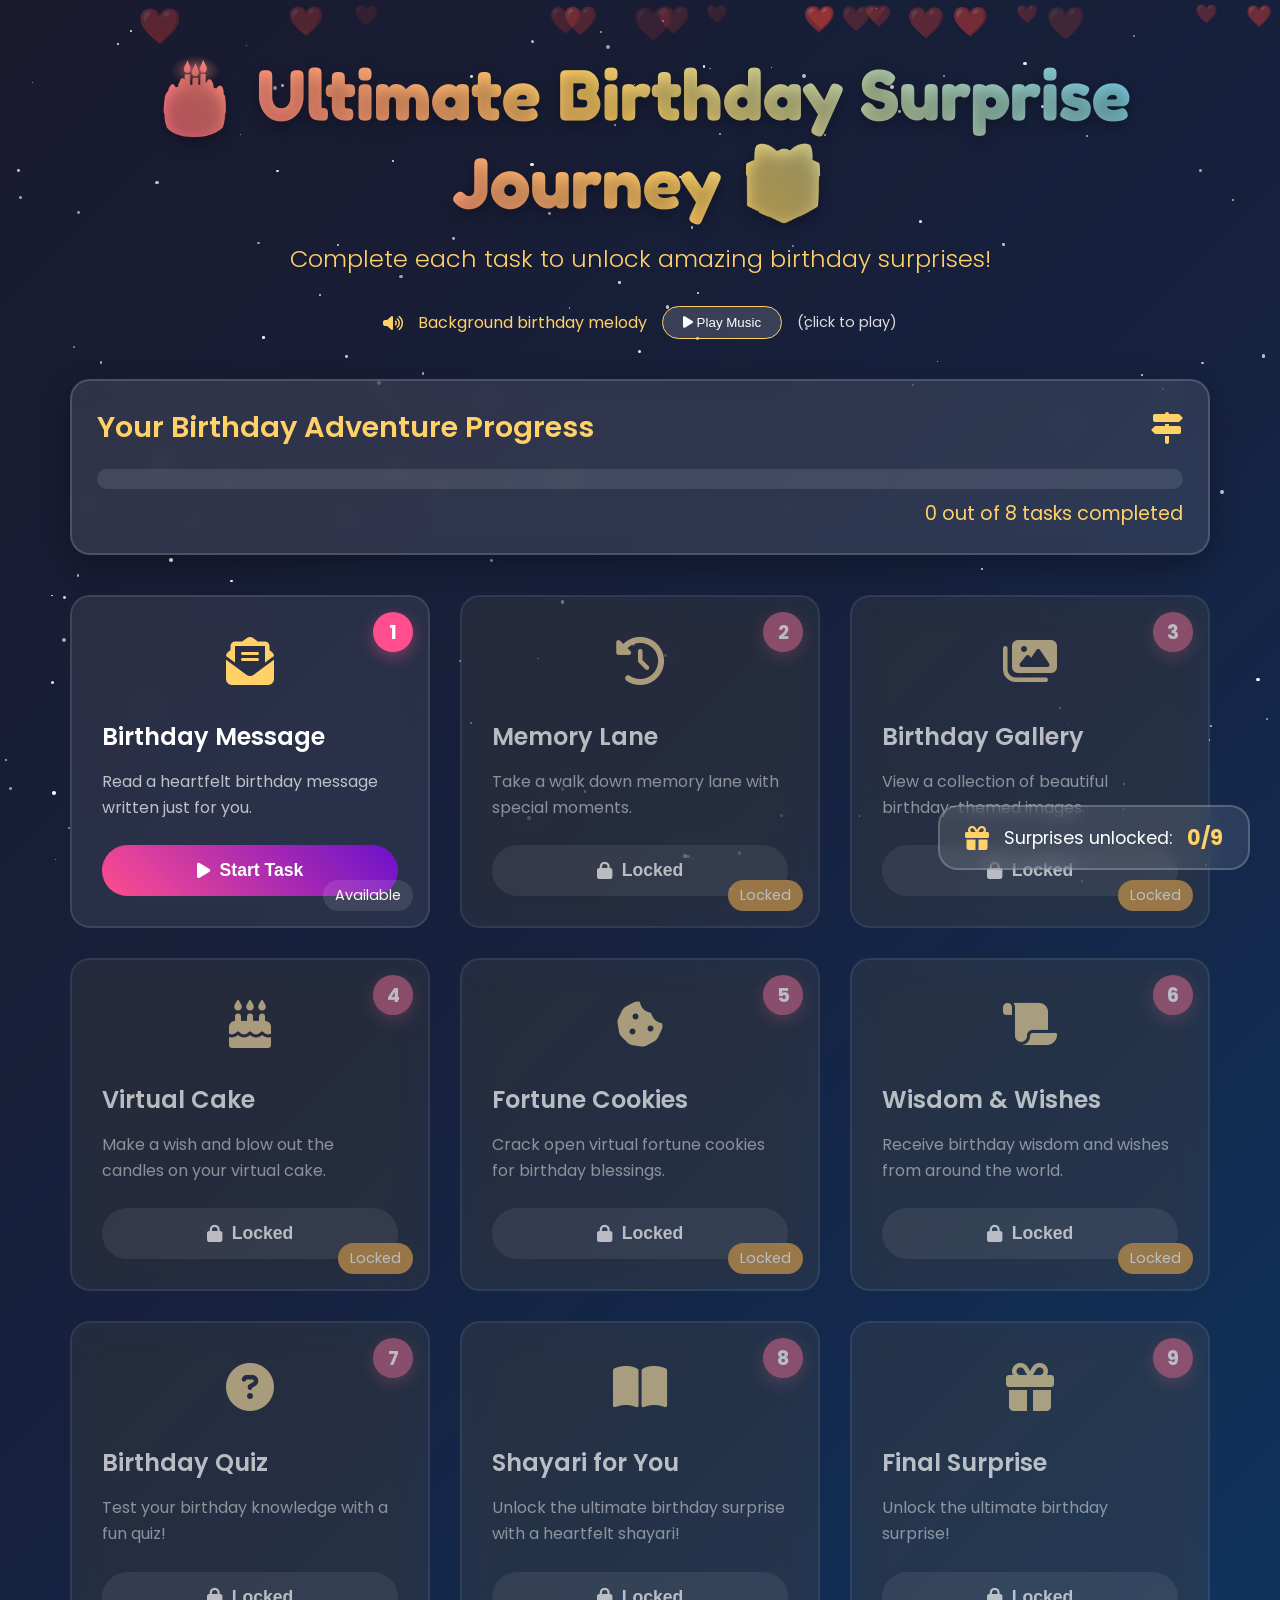
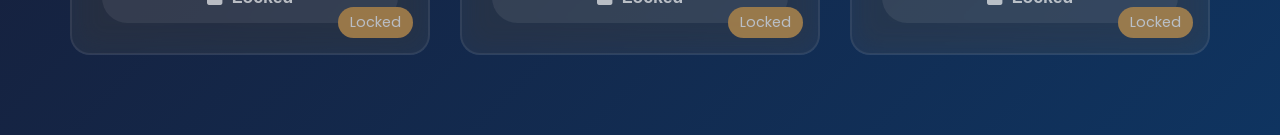
<file: file/index.html>
<!DOCTYPE html>
<html lang="en">
<head>
    <meta charset="UTF-8">
    <meta name="viewport" content="width=device-width, initial-scale=1.0">
    <title>Ultimate Birthday Surprise Journey</title>
    <link rel="stylesheet" href="https://cdnjs.cloudflare.com/ajax/libs/font-awesome/6.4.0/css/all.min.css">
    <link rel="preconnect" href="https://fonts.googleapis.com">
    <link rel="preconnect" href="https://fonts.gstatic.com" crossorigin>
    <link href="https://fonts.googleapis.com/css2?family=Dancing+Script:wght@700&family=Poppins:wght@300;400;600;700&family=Fredoka+One&display=swap" rel="stylesheet">
    <style>
        /* ========== [STYLES EXACTLY AS ORIGINAL - KEPT INTACT] ========== */
        * {
            margin: 0;
            padding: 0;
            box-sizing: border-box;
        }

        :root {
            --primary: #ff4d8d;
            --secondary: #6a11cb;
            --accent: #ffd166;
            --light: #fff9f2;
            --dark: #2d3047;
            --success: #4cd964;
            --warning: #ff9500;
            --info: #5ac8fa;
        }

        body {
            font-family: 'Poppins', sans-serif;
            background: linear-gradient(135deg, #1a1a2e 0%, #16213e 50%, #0f3460 100%);
            color: var(--light);
            min-height: 100vh;
            overflow-x: hidden;
            position: relative;
        }

        .stars {
            position: fixed;
            top: 0;
            left: 0;
            width: 100%;
            height: 100%;
            pointer-events: none;
            z-index: -1;
        }

        .star {
            position: absolute;
            background-color: white;
            border-radius: 50%;
            animation: twinkle var(--duration) infinite alternate;
        }

        @keyframes twinkle {
            0% { opacity: 0.2; }
            100% { opacity: 1; }
        }

        .container {
            max-width: 1200px;
            margin: 0 auto;
            padding: 30px;
            position: relative;
            z-index: 1;
        }

        .header {
            text-align: center;
            margin-bottom: 40px;
            padding-top: 20px;
        }

        .birthday-title {
            font-family: 'Fredoka One', cursive;
            font-size: 4.5rem;
            background: linear-gradient(45deg, var(--primary), var(--accent), var(--info));
            -webkit-background-clip: text;
            background-clip: text;
            color: transparent;
            margin-bottom: 15px;
            text-shadow: 0 5px 15px rgba(0, 0, 0, 0.3);
            animation: titleGlow 3s infinite alternate;
        }

        @keyframes titleGlow {
            0% { filter: drop-shadow(0 0 5px rgba(255, 77, 141, 0.5)); }
            100% { filter: drop-shadow(0 0 20px rgba(255, 77, 141, 0.8)); }
        }

        .subtitle {
            font-size: 1.5rem;
            color: var(--accent);
            margin-bottom: 30px;
            font-weight: 300;
        }

        .progress-container {
            background: rgba(255, 255, 255, 0.1);
            backdrop-filter: blur(10px);
            border-radius: 20px;
            padding: 25px;
            margin-bottom: 40px;
            border: 2px solid rgba(255, 255, 255, 0.15);
            box-shadow: 0 10px 30px rgba(0, 0, 0, 0.3);
        }

        .progress-header {
            display: flex;
            justify-content: space-between;
            align-items: center;
            margin-bottom: 20px;
        }

        .progress-title {
            font-size: 1.8rem;
            font-weight: 600;
            color: var(--accent);
        }

        .progress-bar {
            height: 20px;
            background: rgba(255, 255, 255, 0.1);
            border-radius: 10px;
            overflow: hidden;
            margin-bottom: 10px;
        }

        .progress-fill {
            height: 100%;
            background: linear-gradient(90deg, var(--primary), var(--secondary));
            border-radius: 10px;
            width: 0%;
            transition: width 1s ease-in-out;
            position: relative;
            overflow: hidden;
        }

        .progress-fill::after {
            content: '';
            position: absolute;
            top: 0;
            left: 0;
            bottom: 0;
            right: 0;
            background-image: linear-gradient(
                45deg,
                rgba(255, 255, 255, 0.2) 25%,
                transparent 25%,
                transparent 50%,
                rgba(255, 255, 255, 0.2) 50%,
                rgba(255, 255, 255, 0.2) 75%,
                transparent 75%,
                transparent
            );
            background-size: 20px 20px;
            animation: progressShine 1s linear infinite;
        }

        @keyframes progressShine {
            0% { background-position: 0 0; }
            100% { background-position: 20px 0; }
        }

        .progress-text {
            text-align: right;
            font-size: 1.2rem;
            color: var(--accent);
        }

        .tasks-container {
            display: grid;
            grid-template-columns: repeat(auto-fill, minmax(350px, 1fr));
            gap: 30px;
            margin-bottom: 50px;
        }

        .task-card {
            background: rgba(255, 255, 255, 0.08);
            backdrop-filter: blur(15px);
            border-radius: 20px;
            padding: 30px;
            border: 2px solid rgba(255, 255, 255, 0.1);
            transition: all 0.4s ease;
            position: relative;
            overflow: hidden;
            min-height: 280px;
            display: flex;
            flex-direction: column;
        }

        .task-card:hover {
            transform: translateY(-10px);
            border-color: var(--primary);
            box-shadow: 0 15px 30px rgba(255, 77, 141, 0.2);
        }

        .task-card.locked {
            opacity: 0.7;
            filter: grayscale(0.5);
        }

        .task-card.completed {
            border-color: var(--success);
            background: rgba(76, 217, 100, 0.05);
        }

        .task-number {
            position: absolute;
            top: 15px;
            right: 15px;
            width: 40px;
            height: 40px;
            background: var(--primary);
            border-radius: 50%;
            display: flex;
            align-items: center;
            justify-content: center;
            font-weight: bold;
            font-size: 1.2rem;
            color: white;
            box-shadow: 0 5px 15px rgba(255, 77, 141, 0.4);
        }

        .task-icon {
            font-size: 3rem;
            color: var(--accent);
            margin-bottom: 20px;
            text-align: center;
        }

        .task-title {
            font-size: 1.5rem;
            font-weight: 600;
            margin-bottom: 15px;
            color: white;
        }

        .task-description {
            color: rgba(255, 255, 255, 0.7);
            margin-bottom: 25px;
            line-height: 1.6;
            flex-grow: 1;
        }

        .task-button {
            padding: 15px 30px;
            background: linear-gradient(45deg, var(--primary), var(--secondary));
            color: white;
            border: none;
            border-radius: 50px;
            font-weight: 600;
            font-size: 1.1rem;
            cursor: pointer;
            transition: all 0.3s ease;
            display: flex;
            align-items: center;
            justify-content: center;
            gap: 10px;
            margin-top: auto;
        }

        .task-button:hover {
            transform: scale(1.05);
            box-shadow: 0 5px 15px rgba(255, 77, 141, 0.4);
        }

        .task-button:disabled {
            background: rgba(255, 255, 255, 0.1);
            cursor: not-allowed;
            transform: none;
            box-shadow: none;
        }

        .task-status {
            position: absolute;
            bottom: 15px;
            right: 15px;
            font-size: 0.9rem;
            padding: 5px 12px;
            border-radius: 20px;
            background: rgba(255, 255, 255, 0.1);
        }

        .task-status.completed {
            background: var(--success);
            color: white;
        }

        .task-status.locked {
            background: var(--warning);
            color: white;
        }

        .surprise-content {
            display: none;
            background: rgba(255, 255, 255, 0.05);
            backdrop-filter: blur(20px);
            border-radius: 25px;
            padding: 40px;
            margin-top: 40px;
            border: 2px solid rgba(255, 255, 255, 0.1);
            position: relative;
            overflow: hidden;
        }

        .surprise-content.active {
            display: block;
            animation: fadeIn 0.8s ease;
        }

        @keyframes fadeIn {
            from { opacity: 0; transform: translateY(20px); }
            to { opacity: 1; transform: translateY(0); }
        }

        .close-surprise {
            position: absolute;
            top: 20px;
            right: 20px;
            background: rgba(255, 255, 255, 0.1);
            border: none;
            width: 40px;
            height: 40px;
            border-radius: 50%;
            color: white;
            font-size: 1.5rem;
            cursor: pointer;
            transition: all 0.3s ease;
            display: flex;
            align-items: center;
            justify-content: center;
        }

        .close-surprise:hover {
            background: var(--primary);
            transform: rotate(90deg);
        }

        .surprise-title {
            font-size: 2.5rem;
            color: var(--accent);
            margin-bottom: 25px;
            text-align: center;
            font-family: 'Dancing Script', cursive;
        }

        .message-container {
            max-width: 800px;
            margin: 0 auto;
        }

        .message-box {
            background: rgba(255, 255, 255, 0.1);
            border-radius: 20px;
            padding: 40px;
            margin-bottom: 30px;
            border-left: 5px solid var(--primary);
            position: relative;
        }

        .message-box::before {
            content: '"';
            position: absolute;
            top: -30px;
            left: 20px;
            font-size: 8rem;
            color: var(--primary);
            opacity: 0.3;
            font-family: serif;
        }

        .message-text {
            font-size: 1.4rem;
            line-height: 1.8;
            color: rgba(255, 255, 255, 0.9);
            text-align: justify;
            font-family: 'Poppins', sans-serif;
            margin-bottom: 30px;
        }

        .message-signature {
            text-align: right;
            font-family: 'Dancing Script', cursive;
            font-size: 2rem;
            color: var(--accent);
            margin-top: 20px;
        }

        .image-gallery {
            display: grid;
            grid-template-columns: repeat(auto-fill, minmax(250px, 1fr));
            gap: 20px;
            margin-top: 30px;
        }

        .gallery-item {
            border-radius: 15px;
            overflow: hidden;
            height: 250px;
            position: relative;
            cursor: pointer;
            transition: all 0.4s ease;
        }

        .gallery-item:hover {
            transform: scale(1.05);
            box-shadow: 0 10px 25px rgba(0, 0, 0, 0.5);
        }

        .gallery-image {
            width: 100%;
            height: 100%;
            object-fit: cover;
            transition: transform 0.5s ease;
        }

        .gallery-item:hover .gallery-image {
            transform: scale(1.1);
        }

        .image-overlay {
            position: absolute;
            bottom: 0;
            left: 0;
            right: 0;
            background: linear-gradient(to top, rgba(0,0,0,0.8), transparent);
            color: white;
            padding: 20px;
            transform: translateY(100%);
            transition: transform 0.3s ease;
        }

        .gallery-item:hover .image-overlay {
            transform: translateY(0);
        }

        .timeline {
            position: relative;
            max-width: 800px;
            margin: 40px auto;
        }

        .timeline::before {
            content: '';
            position: absolute;
            left: 50%;
            transform: translateX(-50%);
            width: 4px;
            height: 100%;
            background: var(--primary);
        }

        .timeline-item {
            margin-bottom: 50px;
            position: relative;
            width: 50%;
            padding: 20px 40px;
        }

        .timeline-item:nth-child(odd) {
            left: 0;
        }

        .timeline-item:nth-child(even) {
            left: 50%;
        }

        .timeline-content {
            background: rgba(255, 255, 255, 0.1);
            padding: 25px;
            border-radius: 15px;
            position: relative;
            box-shadow: 0 5px 15px rgba(0, 0, 0, 0.2);
        }

        .timeline-content::before {
            content: '';
            position: absolute;
            top: 20px;
            width: 20px;
            height: 20px;
            background: var(--accent);
            border-radius: 50%;
        }

        .timeline-item:nth-child(odd) .timeline-content::before {
            right: -50px;
        }

        .timeline-item:nth-child(even) .timeline-content::before {
            left: -50px;
        }

        .timeline-date {
            color: var(--accent);
            font-weight: 600;
            margin-bottom: 10px;
            font-size: 1.2rem;
        }

        .celebration {
            position: fixed;
            top: 0;
            left: 0;
            width: 100%;
            height: 100%;
            pointer-events: none;
            z-index: 1000;
            display: none;
        }

        .celebration.active {
            display: block;
        }

        .confetti {
            position: absolute;
            width: 15px;
            height: 15px;
            opacity: 0;
        }

        .firework {
            position: absolute;
            width: 5px;
            height: 5px;
            border-radius: 50%;
            box-shadow: 0 0 10px var(--firework-color);
        }

        .balloon {
            position: absolute;
            width: 60px;
            height: 80px;
            border-radius: 50%;
            bottom: -100px;
            opacity: 0;
        }

        .balloon::after {
            content: '';
            position: absolute;
            width: 2px;
            height: 100px;
            background: rgba(255, 255, 255, 0.5);
            bottom: -100px;
            left: 50%;
            transform: translateX(-50%);
        }

        .final-surprise {
            text-align: center;
            padding: 60px 40px;
        }

        .final-gift {
            width: 200px;
            height: 200px;
            margin: 40px auto;
            position: relative;
            cursor: pointer;
            transition: transform 0.5s ease;
        }

        .final-gift:hover {
            transform: rotate(10deg) scale(1.1);
        }

        .gift-box {
            width: 100%;
            height: 100%;
            background: linear-gradient(45deg, var(--primary), var(--secondary));
            border-radius: 20px;
            position: relative;
            box-shadow: 0 15px 30px rgba(0, 0, 0, 0.4);
        }

        .gift-lid {
            width: 110%;
            height: 30%;
            background: linear-gradient(45deg, #ff2b7a, #ff6b9d);
            border-radius: 20px 20px 0 0;
            position: absolute;
            top: -15%;
            left: -5%;
            transition: top 0.5s ease;
        }

        .gift-box.open .gift-lid {
            top: -40%;
            transform: rotateX(180deg);
        }

        .gift-bow {
            position: absolute;
            top: -10%;
            left: 50%;
            transform: translateX(-50%);
            width: 60px;
            height: 60px;
            background: var(--accent);
            border-radius: 50%;
        }

        .gift-bow::before, .gift-bow::after {
            content: '';
            position: absolute;
            width: 80px;
            height: 40px;
            background: var(--accent);
            border-radius: 50%;
        }

        .gift-bow::before {
            top: 10px;
            left: -40px;
            transform: rotate(-45deg);
        }

        .gift-bow::after {
            top: 10px;
            right: -40px;
            transform: rotate(45deg);
        }

        .gift-content {
            position: absolute;
            top: 50%;
            left: 50%;
            transform: translate(-50%, -50%);
            font-size: 3rem;
            color: white;
            opacity: 0;
            transition: opacity 0.5s ease;
        }

        .gift-box.open .gift-content {
            opacity: 1;
        }

        @media (max-width: 992px) {
            .tasks-container { grid-template-columns: repeat(auto-fill, minmax(300px, 1fr)); }
            .birthday-title { font-size: 3.5rem; }
        }
        @media (max-width: 768px) {
            .container { padding: 20px; }
            .birthday-title { font-size: 2.8rem; }
            .tasks-container { grid-template-columns: 1fr; }
            .timeline::before { left: 30px; }
            .timeline-item { width: 100%; left: 0 !important; padding-left: 70px; padding-right: 20px; }
            .timeline-content::before { left: -40px !important; }
        }
        @media (max-width: 480px) {
            .birthday-title { font-size: 2.2rem; }
            .surprise-content { padding: 25px; }
            .message-box { padding: 25px; }
            .message-text { font-size: 1.2rem; }
        }

        .floating-hearts {
            position: fixed;
            top: 0;
            left: 0;
            width: 100%;
            height: 100%;
            pointer-events: none;
            z-index: -1;
        }
        .heart {
            position: absolute;
            color: var(--primary);
            font-size: 24px;
            opacity: 0;
            animation: float 15s infinite linear;
        }
        @keyframes float {
            0% { transform: translateY(100vh) rotate(0deg); opacity: 0; }
            10% { opacity: 1; }
            90% { opacity: 1; }
            100% { transform: translateY(-100px) rotate(360deg); opacity: 0; }
        }

        .instructions-modal {
            display: none;
            position: fixed;
            top: 0;
            left: 0;
            width: 100%;
            height: 100%;
            background: rgba(0, 0, 0, 0.8);
            z-index: 2000;
            align-items: center;
            justify-content: center;
            padding: 20px;
        }
        .instructions-modal.active { display: flex; }
        .modal-content {
            background: linear-gradient(135deg, rgba(45, 48, 71, 0.95), rgba(26, 26, 46, 0.95));
            border-radius: 25px;
            padding: 40px;
            max-width: 600px;
            width: 100%;
            border: 2px solid var(--primary);
            position: relative;
            animation: modalAppear 0.5s ease;
        }
        @keyframes modalAppear {
            from { opacity: 0; transform: scale(0.8); }
            to { opacity: 1; transform: scale(1); }
        }
        .modal-close {
            position: absolute;
            top: 20px;
            right: 20px;
            background: none;
            border: none;
            color: white;
            font-size: 1.5rem;
            cursor: pointer;
            transition: color 0.3s ease;
        }
        .modal-close:hover { color: var(--primary); }
        .modal-title {
            color: var(--accent);
            font-size: 2rem;
            margin-bottom: 20px;
            text-align: center;
        }
        .modal-instructions {
            color: rgba(255, 255, 255, 0.9);
            line-height: 1.8;
            margin-bottom: 30px;
        }
        .modal-actions {
            display: flex;
            gap: 15px;
            justify-content: center;
        }
        .modal-button {
            padding: 12px 30px;
            border-radius: 50px;
            border: none;
            font-weight: 600;
            cursor: pointer;
            transition: all 0.3s ease;
        }
        .modal-button.primary {
            background: linear-gradient(45deg, var(--primary), var(--secondary));
            color: white;
        }
        .modal-button.secondary {
            background: rgba(255, 255, 255, 0.1);
            color: white;
        }
        .modal-button:hover {
            transform: translateY(-3px);
            box-shadow: 0 5px 15px rgba(0, 0, 0, 0.3);
        }

        .celebration-counter {
            position: fixed;
            bottom: 30px;
            right: 30px;
            background: rgba(255, 255, 255, 0.1);
            backdrop-filter: blur(10px);
            border-radius: 20px;
            padding: 15px 25px;
            display: flex;
            align-items: center;
            gap: 15px;
            z-index: 100;
            border: 2px solid rgba(255, 255, 255, 0.2);
        }
        .counter-icon { font-size: 1.5rem; color: var(--accent); }
        .counter-text { font-size: 1.1rem; color: white; }
        .counter-number { font-weight: bold; color: var(--accent); font-size: 1.3rem; }
        
        /* 🥠 Fortune Cookie Styles */
        .fortune-cookie-container {
            text-align: center;
            padding: 20px;
        }
        .cookie-jar {
            display: flex;
            flex-wrap: wrap;
            justify-content: center;
            gap: 25px;
            margin: 40px 0;
        }
        .cookie {
            width: 120px;
            height: 120px;
            background: #e3b089;
            border-radius: 50% 50% 50% 50% / 60% 60% 40% 40%;
            display: flex;
            align-items: center;
            justify-content: center;
            font-size: 2.5rem;
            color: #8b5a2b;
            box-shadow: 0 10px 15px rgba(0,0,0,0.3);
            cursor: pointer;
            transition: transform 0.3s ease, box-shadow 0.3s ease;
            position: relative;
            border: 4px solid #c49a6c;
        }
        .cookie:hover {
            transform: scale(1.1);
            box-shadow: 0 0 25px rgba(255, 209, 102, 0.8);
        }
        .cookie.cracked {
            background: #dba875;
            border-color: #ffd166;
            box-shadow: 0 0 20px gold;
        }
        .fortune-message-area {
            background: rgba(255,255,255,0.1);
            border-radius: 20px;
            padding: 30px;
            margin-top: 30px;
            border-left: 6px solid var(--accent);
            font-size: 1.6rem;
            font-family: 'Dancing Script', cursive;
            color: #ffecb0;
            min-height: 150px;
        }
        .fortune-btn {
            background: linear-gradient(45deg, #ffac5e, #ff8c5a);
            border: none;
            color: #2d1b0e;
            font-weight: bold;
            padding: 14px 30px;
            border-radius: 40px;
            font-size: 1.2rem;
            cursor: pointer;
            transition: 0.3s;
            margin-top: 20px;
        }
        .fortune-btn:hover:enabled {
            transform: scale(1.08);
            box-shadow: 0 0 20px #ffbe5c;
        }
        .fortune-btn:disabled {
            opacity: 0.5;
            cursor: not-allowed;
        }
    </style>
</head>
<body>
    <!-- Background Elements -->
    <div class="stars" id="starsContainer"></div>
    <div class="floating-hearts" id="heartsContainer"></div>
    
    <!-- Celebration Effects -->
    <div class="celebration" id="celebrationContainer"></div>
    
    <!-- Celebration Counter -->
    <div class="celebration-counter">
        <i class="fas fa-gift counter-icon"></i>
        <span class="counter-text">Surprises unlocked: </span>
        <span class="counter-number" id="completedCounter">0/8</span>
    </div>
    
    <!-- Instructions Modal -->
    <div class="instructions-modal" id="instructionsModal">
        <div class="modal-content">
            <button class="modal-close" id="closeModal">&times;</button>
            <h2 class="modal-title" id="modalTitle">Task Instructions</h2>
            <div class="modal-instructions" id="modalInstructions"></div>
            <div class="modal-actions">
                <button class="modal-button primary" id="startTask">Start Task</button>
                <button class="modal-button secondary" id="cancelTask">Not Now</button>
            </div>
        </div>
    </div>
    
    <!-- 🌟🌈 FIXED BACKGROUND BIRTHDAY MUSIC - MULTIPLE FORMATS & INITIATE LOAD -->
    <audio id="birthdayMusic" loop preload="auto">
       
        <source src="aud2.mp3.mp3" type="audio/mp3">
        Your browser does not support the audio element.
    </audio>
    
    <!-- Main Container -->
    <div class="container">
        <!-- Header -->
        <header class="header">
            <h1 class="birthday-title">🎂 Ultimate Birthday Surprise Journey 🎁</h1>
            <p class="subtitle">Complete each task to unlock amazing birthday surprises!</p>
            <!-- Music control with autoplay trigger -->
            <div style="margin-top:10px; color:var(--accent); display: flex; justify-content: center; align-items: center; gap: 15px; flex-wrap: wrap;">
                <i class="fas fa-volume-up"></i> Background birthday melody 
                <button id="musicToggleBtn" style="background: rgba(255,255,255,0.15); border: 1px solid var(--accent); border-radius: 30px; padding: 8px 20px; color: white; cursor: pointer;">
                    <i class="fas fa-play"></i> Play Music
                </button>
                <span id="musicStatus" style="font-size:0.9rem; color:#ddd;">(click to start)</span>
            </div>
        </header>
        
        <!-- Progress Section -->
        <section class="progress-container">
            <div class="progress-header">
                <h2 class="progress-title">Your Birthday Adventure Progress</h2>
                <i class="fas fa-map-signs" style="font-size: 2rem; color: var(--accent);"></i>
            </div>
            <div class="progress-bar">
                <div class="progress-fill" id="progressFill"></div>
            </div>
            <p class="progress-text"><span id="completedTasks">0</span> out of 8 tasks completed</p>
        </section>
        
        <!-- Tasks Grid -->
        <section class="tasks-container" id="tasksContainer">
            <!-- Tasks will be dynamically generated here -->
        </section>
        
        <!-- Surprise Content Area -->
        <section class="surprise-content" id="surpriseContent">
            <button class="close-surprise" id="closeSurprise">&times;</button>
            <div id="surpriseContentInner">
                <!-- Surprise content will be loaded here -->
            </div>
        </section>
    </div>

    <script>
        // ======================
        // DATA AND CONFIGURATION
        // ======================
        
        const RECIPIENT_NAME = "Special Someone";
        const RECIPIENT_AGE = "??";
        
        const birthdayData = {
            recipientName: RECIPIENT_NAME,
            age: RECIPIENT_AGE,
            tasks: [
                {
                    id: 1,
                    title: "Birthday Message",
                    icon: "fas fa-envelope-open-text",
                    description: "Read a heartfelt birthday message written just for you.",
                    instructions: "Take a deep breath and get ready to read a special message crafted with love. This message contains warm wishes and heartfelt thoughts for your special day.",
                    status: "available",
                    type: "message",
                    surprise: {
                        title: "A Special Message Just For You 💝",
                        content: `
                            <div class="message-container">
                                <div class="message-box">
                                    <p class="message-text">
                                        My Dearest Priyanka 💝🥰,woh sorry Domabari<br><br>
                                        On this Beautiful day, as the sun rises to celebrate your existence, I want you to know how incredibly special you are. 
                                        Today marks another revolution around the sun, another chapter in the beautiful story that is your life.<br><br>
                                        You are a wonderful person. Your kindness shines like the morning sun and makes everyone around you feel happy, your laughter is music to the soul, 
                                        and your spirit shines brighter than any star in the night sky. The world is genuinely a better place because you're in it.<br><br>
                                        As you celebrate this birthday, I wish for you:<br>
                                        • Moments that take your breath away with their beauty<br>
                                        • Laughter that echoes through your days<br>
                                        • Dreams that soar higher than you ever imagined<br>
                                        • Love that surrounds you like a warm embrace<br>
                                        • Adventures that fill your soul with joy<br><br>
                                        May this new chapter of your life be filled with more joy than your heart can hold, more opportunities than you can count, 
                                        and more blessings than you ever dreamed possible. May you continue to grow, not just in years, but in wisdom, kindness, and happiness.<br><br>
                                        Remember that you are loved beyond measure, cherished beyond words, and appreciated more than you know. Today is your day - 
                                        a day to bask in the love of those around you, to dream big dreams, and to celebrate the incredible person you've become.<br><br>
                                        Happy Birthday, dear one. May your day be as bright as your smile and as wonderful as you are.
                                    </p>
                                    <div class="message-signature">With all my love ❤️</div>
                                </div>
                            </div>
                        `
                    }
                },
                {
                    id: 2,
                    title: "Memory Lane",
                    icon: "fas fa-history",
                    description: "Take a walk down memory lane with special moments.",
                    instructions: "Let's revisit some beautiful memories and moments that have made your journey special. Each memory is a precious gem in the treasure chest of life.",
                    status: "locked",
                    type: "timeline",
                    surprise: {
                        title: "Beautiful Memories Timeline 📜",
                        content: `
                            <div class="timeline">
                                <div class="timeline-item"><div class="timeline-content"><div class="timeline-date">The Beginning</div><p>The day you came into this world, bringing joy and light to everyone around you. A star was born that day.</p></div></div>
                                <div class="timeline-item"><div class="timeline-content"><div class="timeline-date">First Steps</div><p>Those wobbly first steps that marked the beginning of your journey of exploration and discovery.</p></div></div>
                                <div class="timeline-item"><div class="timeline-content"><div class="timeline-date">School Days</div><p>Learning, growing, making friends, and discovering the world through curious eyes.</p></div></div>
                                <div class="timeline-item"><div class="timeline-content"><div class="timeline-date">Milestone Achievements</div><p>Each accomplishment, big or small, that shaped you into the amazing person you are today.</p></div></div>
                                <div class="timeline-item"><div class="timeline-content"><div class="timeline-date">Today - Your Birthday!</div><p>This special moment, celebrating you and all the wonderful experiences yet to come.</p></div></div>
                            </div>
                        `
                    }
                },
                {
                    id: 3,
                    title: "Birthday Gallery",
                    icon: "fas fa-images",
                    description: "View a collection of beautiful birthday-themed images.",
                    instructions: "Browse through this special gallery of birthday-themed images. Each picture represents a wish, a dream, or a celebration for your special day.",
                    status: "locked",
                    type: "gallery",
                    surprise: {
                        title: "Birthday Celebration Gallery 🎨",
                        content: `
                            <div class="image-gallery">
                                <div class="gallery-item"><img src="https://images.unsplash.com/photo-1530103862676-de8c9debad1d?ixlib=rb-1.2.1&auto=format&fit=crop&w=500&q=80" alt="Birthday Cake" class="gallery-image"><div class="image-overlay"><h3>Sweet Celebrations</h3><p>May your year be as sweet as this cake!</p></div></div>
                                <div class="gallery-item"><img src="https://images.unsplash.com/photo-1512917774080-9991f1c4c750?ixlib=rb-1.2.1&auto=format&fit=crop&w=500&q=80" alt="Balloons" class="gallery-image"><div class="image-overlay"><h3>Reach for the Stars</h3><p>Soar high like these balloons!</p></div></div>
                                <div class="gallery-item"><img src="https://images.unsplash.com/photo-1532117182044-031e7cd916ee?ixlib=rb-1.2.1&auto=format&fit=crop&w=500&q=80" alt="Gifts" class="gallery-image"><div class="image-overlay"><h3>Special Surprises</h3><p>Unwrap the joy of today!</p></div></div>
                                <div class="gallery-item"><img src="https://images.unsplash.com/photo-1511795409834-ef04bbd61622?ixlib=rb-1.2.1&auto=format&fit=crop&w=500&q=80" alt="Celebration" class="gallery-image"><div class="image-overlay"><h3>Joyful Moments</h3><p>Celebrate every moment!</p></div></div>
                                <div class="gallery-item"><img src="https://images.unsplash.com/photo-1526047932273-341f2a7631f9?ixlib=rb-1.2.1&auto=format&fit=crop&w=500&q=80" alt="Birthday Flowers" class="gallery-image"><div class="image-overlay"><h3>Blooming Wishes</h3><p>Like flowers, may your happiness bloom!</p></div></div>
                                <div class="gallery-item"><img src="https://images.unsplash.com/photo-1464366400600-7168b8af9bc3?ixlib=rb-1.2.1&auto=format&fit=crop&w=500&q=80" alt="Birthday Party" class="gallery-image"><div class="image-overlay"><h3>Together We Celebrate</h3><p>Surrounded by love and joy today!</p></div></div>
                            </div>
                        `
                    }
                },
                {
                    id: 4,
                    title: "Virtual Cake",
                    icon: "fas fa-birthday-cake",
                    description: "Make a wish and blow out the candles on your virtual cake.",
                    instructions: "Make a secret birthday wish! When you're ready, blow on your screen or click the flame to blow out the candles. Your wish will come true!",
                    status: "locked",
                    type: "cake",
                    surprise: {
                        title: "Make a Birthday Wish! 🎂",
                        content: `
                            <div style="text-align: center; padding: 40px;">
                                <div style="position: relative; width: 300px; height: 200px; margin: 0 auto;">
                                    <div style="position: absolute; bottom: 0; left: 50%; transform: translateX(-50%); width: 200px; height: 80px; background: linear-gradient(to right, #f8c8dc, #ffafcc); border-radius: 50% 50% 0 0;"></div>
                                    <div style="position: absolute; bottom: 60px; left: 50%; transform: translateX(-50%); width: 220px; height: 40px; background: linear-gradient(to right, #ffafcc, #ff8fab); border-radius: 50% 50% 0 0;"></div>
                                    <div style="position: absolute; bottom: 90px; left: 50%; transform: translateX(-50%); width: 240px; height: 30px; background: linear-gradient(to right, #ff8fab, #fb6f92); border-radius: 50% 50% 0 0;"></div>
                                    <div id="candle1" style="position: absolute; bottom: 120px; left: 40%; width: 10px; height: 40px; background: linear-gradient(to top, #ffd166, #ffcc00); border-radius: 5px;"><div id="flame1" style="position: absolute; bottom: 40px; left: 50%; transform: translateX(-50%); width: 20px; height: 30px; background: radial-gradient(circle, #ff9500, #ff2e00); border-radius: 50% 50% 20% 20%; animation: flicker 0.5s infinite alternate;"></div></div>
                                    <div id="candle2" style="position: absolute; bottom: 120px; left: 50%; transform: translateX(-50%); width: 10px; height: 40px; background: linear-gradient(to top, #ffd166, #ffcc00); border-radius: 5px;"><div id="flame2" style="position: absolute; bottom: 40px; left: 50%; transform: translateX(-50%); width: 20px; height: 30px; background: radial-gradient(circle, #ff9500, #ff2e00); border-radius: 50% 50% 20% 20%; animation: flicker 0.5s infinite alternate 0.2s;"></div></div>
                                    <div id="candle3" style="position: absolute; bottom: 120px; left: 60%; width: 10px; height: 40px; background: linear-gradient(to top, #ffd166, #ffcc00); border-radius: 5px;"><div id="flame3" style="position: absolute; bottom: 40px; left: 50%; transform: translateX(-50%); width: 20px; height: 30px; background: radial-gradient(circle, #ff9500, #ff2e00); border-radius: 50% 50% 20% 20%; animation: flicker 0.5s infinite alternate 0.4s;"></div></div>
                                </div>
                                <button id="blowCandles" style="margin-top: 40px; padding: 15px 40px; background: linear-gradient(45deg, #ff4d8d, #6a11cb); color: white; border: none; border-radius: 50px; font-size: 1.2rem; cursor: pointer; transition: all 0.3s ease;"><i class="fas fa-wind"></i> Blow Out Candles & Make a Wish!</button>
                                <p id="wishMessage" style="margin-top: 20px; font-size: 1.2rem; color: var(--accent); opacity: 0;"></p>
                            </div>
                            <style>@keyframes flicker {0% { transform: translateX(-50%) scale(1); opacity: 1; } 100% { transform: translateX(-50%) scale(1.1); opacity: 0.8; }} @keyframes blowOut {0% { transform: translateX(-50%) scale(1); opacity: 1; } 100% { transform: translateX(-50%) scale(0) rotate(45deg); opacity: 0; }}</style>
                        `
                    }
                },
                {
                    // 🆕 NEW TASK: Birthday Fortune Cookies (replaces Wish Upon a Star)
                    id: 5,
                    title: "Fortune Cookies",
                    icon: "fas fa-cookie-bite",
                    description: "Crack open virtual fortune cookies for birthday blessings.",
                    instructions: "Click on the fortune cookies to crack them open. Each cookie contains a unique birthday blessing or fortune. Collect all 6 fortunes!",
                    status: "locked",
                    type: "fortune",
                    surprise: {
                        title: "🥠 Birthday Fortune Cookies 🥠",
                        content: `
                            <div class="fortune-cookie-container">
                                <div class="cookie-jar" id="cookieJar">
                                    <!-- 6 cookies will be generated here by JS -->
                                </div>
                                <div class="fortune-message-area" id="fortuneDisplay">
                                    ✨ Click a cookie to reveal your birthday fortune ✨
                                </div>
                                <div style="display: flex; justify-content: center; gap: 20px; flex-wrap: wrap;">
                                    <button id="fortuneCompleteBtn" class="fortune-btn" disabled>
                                        <i class="fas fa-gift"></i> Unlock All Fortunes to Finish
                                    </button>
                                </div>
                                <p id="cookieCounter" style="margin-top: 20px; color: var(--accent);">Cookies cracked: 0/6</p>
                            </div>
                        `
                    }
                },
                {
                    id: 6,
                    title: "Wisdom & Wishes",
                    icon: "fas fa-scroll",
                    description: "Receive birthday wisdom and wishes from around the world.",
                    instructions: "Open this treasure chest of birthday wisdom! Each piece of advice or wish comes from different cultures and traditions around the world.",
                    status: "locked",
                    type: "wisdom",
                    surprise: {
                        title: "Birthday Wisdom from Around the World 🌍",
                        content: `
                            <div style="max-width: 800px; margin: 0 auto;">
                                <div style="display: grid; grid-template-columns: repeat(auto-fill, minmax(350px, 1fr)); gap: 25px; margin-top: 30px;">
                                    <div style="background: rgba(255, 255, 255, 0.1); padding: 25px; border-radius: 15px; border-left: 5px solid #ff4d8d;"><h3 style="color: var(--accent); margin-bottom: 15px;">Irish Blessing</h3><p>"May your pockets be heavy and your heart be light. May good luck pursue you each morning and night."</p></div>
                                    <div style="background: rgba(255, 255, 255, 0.1); padding: 25px; border-radius: 15px; border-left: 5px solid #6a11cb;"><h3 style="color: var(--accent); margin-bottom: 15px;">Japanese Wisdom</h3><p>"Like the cherry blossom that blooms beautifully each spring, may each year bring you renewed beauty and joy."</p></div>
                                    <div style="background: rgba(255, 255, 255, 0.1); padding: 25px; border-radius: 15px; border-left: 5px solid #4cd964;"><h3 style="color: var(--accent); margin-bottom: 15px;">African Proverb</h3><p>"If you want to go fast, go alone. If you want to go far, go together. May your journey be long and filled with good company."</p></div>
                                    <div style="background: rgba(255, 255, 255, 0.1); padding: 25px; border-radius: 15px; border-left: 5px solid #ff9500;"><h3 style="color: var(--accent); margin-bottom: 15px;">Native American Wish</h3><p>"May the sun bring you new energy by day, may the moon softly restore you by night, may the rain wash away your worries, and may you walk gently through the world."</p></div>
                                    <div style="background: rgba(255, 255, 255, 0.1); padding: 25px; border-radius: 15px; border-left: 5px solid #5ac8fa;"><h3 style="color: var(--accent); margin-bottom: 15px;">Italian Toast</h3><p>"Cent'anni! May you live a hundred years, with an extra year to repent!"</p></div>
                                    <div style="background: rgba(255, 255, 255, 0.1); padding: 25px; border-radius: 15px; border-left: 5px solid #ffcc00;"><h3 style="color: var(--accent); margin-bottom: 15px;">Chinese Blessing</h3><p>"May your happiness be as boundless as the Eastern Sea, and may you live a life as long as the Southern Mountain."</p></div>
                                </div>
                                <div style="text-align: center; margin-top: 40px;">
                                    <button id="generateWish" style="padding: 15px 40px; background: linear-gradient(45deg, #ff4d8d, #6a11cb); color: white; border: none; border-radius: 50px; font-size: 1.2rem; cursor: pointer;"><i class="fas fa-random"></i> Get Another Random Wish</button>
                                    <p id="randomWish" style="margin-top: 20px; padding: 20px; background: rgba(255, 255, 255, 0.1); border-radius: 15px; font-size: 1.2rem; display: none;"></p>
                                </div>
                            </div>
                        `
                    }
                },
                {
                    id: 7,
                    title: "Birthday Quiz",
                    icon: "fas fa-question-circle",
                    description: "Test your birthday knowledge with a fun quiz!",
                    instructions: "How much do you know about birthdays around the world? Take this fun quiz to find out! Each correct answer brings you closer to a special surprise.",
                    status: "locked",
                    type: "quiz",
                    surprise: {
                        title: "Birthday Trivia Challenge 🧠",
                        content: `
                            <div style="max-width: 800px; margin: 0 auto;">
                                <div style="background: rgba(255, 255, 255, 0.1); padding: 30px; border-radius: 15px; margin-bottom: 30px;">
                                    <h3 style="color: var(--accent); margin-bottom: 20px; text-align: center;">Question <span id="currentQuestion">1</span> of 5</h3>
                                    <p id="quizQuestion" style="font-size: 1.3rem; text-align: center; margin-bottom: 30px;"></p>
                                    <div id="quizOptions" style="display: grid; gap: 15px;"></div>
                                </div>
                                <div style="display: flex; justify-content: space-between; align-items: center;">
                                    <div><p style="font-size: 1.2rem;">Score: <span id="quizScore">0</span>/5</p></div>
                                    <button id="nextQuestion" style="padding: 12px 30px; background: linear-gradient(45deg, #ff4d8d, #6a11cb); color: white; border: none; border-radius: 50px; font-size: 1.1rem; cursor: pointer; display: none;">Next Question <i class="fas fa-arrow-right"></i></button>
                                </div>
                                <div id="quizResult" style="margin-top: 30px; padding: 25px; background: rgba(255, 255, 255, 0.1); border-radius: 15px; display: none;"></div>
                            </div>
                            <style>
                                .quiz-option { padding: 15px; background: rgba(255, 255, 255, 0.1); border: 2px solid rgba(255, 255, 255, 0.2); border-radius: 10px; color: white; font-size: 1.1rem; cursor: pointer; transition: all 0.3s ease; }
                                .quiz-option:hover { background: rgba(255, 255, 255, 0.2); transform: translateY(-3px); }
                                .quiz-option.correct { background: rgba(76, 217, 100, 0.3); border-color: #4cd964; }
                                .quiz-option.incorrect { background: rgba(255, 59, 48, 0.3); border-color: #ff3b30; }
                            </style>
                        `
                    }
                },
                  
                    
                        {
                        id: 8,
                        title: "Shayari for You",
                        icon: "fas fa-book-open",
                        description: "Unlock the ultimate birthday surprise with a heartfelt shayari!",
                        instructions: "Click the gift box to reveal a birthday shayari made with love. Read each shayari slowly and feel every word from the heart. When you've finished, click the celebration button to unlock a special surprise waiting just for you.",
                        status: "locked",
                        type: "final",
                        surprise: {
                            title: "The Ultimate Birthday Shayari Surprise! 🎊",
                            content: `
                                <div class="final-surprise">
                                    <h2 style="font-size: 2.5rem; color: var(--accent); margin-bottom: 20px;">✨ A Shayari For You! ✨</h2>
                                    <p style="font-size: 1.3rem; margin-bottom: 30px; max-width: 800px; margin-left: auto; margin-right: auto; font-style: italic;">
                                        "Words may fall short, but shayaris never do..."
                                    </p>
                                    
                                    <div class="shayari-container" style="max-width: 800px; margin: 30px auto; background: linear-gradient(135deg, rgba(255,77,141,0.2), rgba(106,17,203,0.2)); padding: 40px; border-radius: 20px; border: 2px solid var(--accent);">
                                        <div class="shayari-content" style="font-size: 1.4rem; line-height: 2.2;">
                                            <p style="margin-bottom: 20px;">
                                                🌟 <em>"Na chaand se koi shikayat, na sitaron se gila hai,</em><br>
                                                    <em>Meri har dua mein bas tera hi zikr mila hai.</em><br>
                                                    <em>Rab kare har janam mein tera saath mile,</em><br>
                                                    <em>Bas itna sa khwaab is dil me basa hai!"</em> 🌟
                                            </p>
                                            <p style="margin-bottom: 20px;">
                                             ✨<em>"Tu sirf ek ehsaas nahi,</em><br>
                                                <em>Meri har khushi ka naam hai,</em><br>
                                                <em>Rab kare teri muskaan kabhi na kho jaaye,,</em><br>
                                                <em>Kyuki usi mein meri jaan hai."</em> 🎂💖
                                            </p>
                                            <p style="margin-bottom: 20px;">
                                                💫 <em>"Khushiyon ki baarish tere naam ho,</em><br>
                                                <em>Har sapna tera poora ho,</em><br>
                                                <em>Janamdin par Rab se bas yahi dua hai,</em><br>
                                                <em>Har din tera muskurata hua ho."</em> 💫🤲
                                            </p>
                                            <p style="margin-bottom: 20px;">
                                               🌟<em>"Chaand bhi aaj tujhe dekh muskuraye,</em><br>
                                                <em>Sitare bhi teri khushi mein jagmagaye,</em><br>
                                                <em>Janamdin tera itna khaas ho,</em><br>
                                                <em>Ki har dua tujhe gale lagaye. "</em>🎂🌹
                                            </p>
                                        </div>
                                    </div>

                            `
                        }
                    },
                    {
                    id: 9,
                    title: "Final Surprise",
                    icon: "fas fa-gift",
                    description: "Unlock the ultimate birthday surprise!",
                    instructions: "You've made it to the final task! Get ready for the ultimate birthday surprise. This is the grand finale of your birthday adventure.",
                    status: "locked",
                    type: "final",
                    surprise: {
                        title: "The Ultimate Birthday Surprise! 🎊",
                        content: `
                            <div class="final-surprise">
                                <h2 style="font-size: 2.5rem; color: var(--accent); margin-bottom: 20px;">Congratulations! 🎉</h2>
                                <p style="font-size: 1.3rem; margin-bottom: 30px; max-width: 800px; margin-left: auto; margin-right: auto;">
                                    You've completed all the birthday tasks! You are an amazing person who deserves all the happiness in the world.
                                </p>
                                <div class="final-gift" id="finalGift">
                                    <div class="gift-box"><div class="gift-lid"></div><div class="gift-bow"></div><div class="gift-content"><i class="fas fa-heart"></i></div></div>
                                </div>
                                <div style="max-width: 800px; margin: 40px auto; background: rgba(255, 255, 255, 0.1); padding: 30px; border-radius: 15px;">
                                    <h3 style="color: var(--accent); margin-bottom: 20px;">Your Birthday Wish Certificate</h3>
                                    <p style="font-size: 1.2rem; line-height: 1.8; margin-bottom: 20px;">
                                        This certifies that ${RECIPIENT_NAME} is entitled to:<br>
                                        • Unlimited happiness for the next 365 days<br>• Endless laughter and joy<br>• Success in all endeavors<br>• Love that grows stronger each day<br>• Dreams that come true<br>• A year filled with magical moments
                                    </p>
                                    <p style="font-size: 1.2rem; line-height: 1.8;">Redeemable anytime, anywhere. No expiration date.</p>
                                </div>
                                <button id="celebrateBtn" style="padding: 15px 50px; background: linear-gradient(45deg, #ff4d8d, #6a11cb); color: white; border: none; border-radius: 50px; font-size: 1.3rem; cursor: pointer; margin-top: 20px;"><i class="fas fa-party-horn"></i> Start Ultimate Celebration!</button>
                            </div>
                        `
                    }
                }
            ],
            messages: [
                "You are a gift to this world, wrapped in kindness and tied with the ribbon of love.",
                "Your smile could light up the darkest room and your laughter is the most beautiful melody.",
                "May your birthday be the start of a year filled with good luck, good health, and much happiness.",
                "The more candles, the bigger the wish! Blow them all out and watch your dreams come true.",
                "You're not getting older, you're getting more fabulous with each passing year!",
                "Birthdays are nature's way of telling us to eat more cake and celebrate life!",
                "Today is the oldest you've ever been and the youngest you'll ever be again. Make it count!",
                "Your birthday is the first day of another 365-day journey around the sun. Make it incredible!",
                "Wishing you a day that is as special in every way as you are to everyone around you.",
                "May your birthday be filled with sunshine, smiles, laughter, and love."
            ]
        };

        // ======================
        // GLOBAL VARIABLES
        // ======================
        
        let completedTasks = 0;
        let currentTask = null;
        let quizData = [
            { question: "In which country is it traditional to pull on the birthday person's ears once for each year of their age?", options: ["Japan", "Brazil", "Italy", "Russia"], correct: 1 },
            { question: "What does the Mexican tradition of 'La Mordida' involve?", options: ["Breaking a piñata", "The birthday person taking a bite of the cake", "Singing special songs", "Giving money gifts"], correct: 1 },
            { question: "In Vietnam, everyone celebrates their birthday on which day?", options: ["Their actual birth date", "New Year's Day (Tet)", "The first full moon of the year", "The king's birthday"], correct: 1 },
            { question: "What do people in China traditionally eat on their birthday for long life?", options: ["Cake", "Noodles", "Rice", "Dumplings"], correct: 1 },
            { question: "In which country do people celebrate 'name days' in addition to birthdays?", options: ["Greece", "France", "India", "Egypt"], correct: 0 }
        ];
        
        let currentQuizQuestion = 0;
        let quizScore = 0;
        // Fortune cookies variables
        let cookiesCracked = 0;
        const totalCookies = 6;
        const fortuneMessages = [
            "🍀 A wonderful birthday year is ahead of you, full of joy!",
            "🎈 An unexpected gift will bring you happiness this month.",
            "✨ Your laughter will be the music of the party.",
            "💖 Someone special is thinking of you right now.",
            "🌟 You will soon receive wonderful birthday wishes.",
            "🎂 A sweet surprise is waiting just around the corner.",
            "☀️ Your positive energy attracts amazing opportunities.",
            "🌺 Good news will arrive before the week ends.",
            "🕯️ Make a wish — the universe is listening closely.",
            "💫 Adventure awaits you in the coming year!"
        ];

        // ======================
        // INITIALIZATION
        // ======================
        
        document.addEventListener('DOMContentLoaded', function() {
            initializeApp();
            // 🎵 FIX: attempt to play audio after any user interaction to ensure autoplay works
            setupMusicAutoPlay();
        });
        
        function initializeApp() {
            createStars();
            createHearts();
            renderTasks();
            updateProgress();
            setupEventListeners();
        }

        // 🎶 MUSIC FIX: Force play on first click/tap anywhere or via button
        function setupMusicAutoPlay() {
            const audio = document.getElementById('birthdayMusic');
            const toggleBtn = document.getElementById('musicToggleBtn');
            const statusSpan = document.getElementById('musicStatus');
            
            if (!audio) return;
            
            // Preload
            audio.load();
            
            // Attempt to play - many browsers block autoplay, so we need user interaction
            const playPromise = audio.play();
            if (playPromise !== undefined) {
                playPromise.then(() => {
                    // Autoplay worked!
                    if (toggleBtn) {
                        toggleBtn.innerHTML = '<i class="fas fa-pause"></i> Pause Music';
                        statusSpan.innerText = '(playing)';
                    }
                }).catch(() => {
                    // Autoplay blocked, show play button
                    if (toggleBtn) {
                        toggleBtn.innerHTML = '<i class="fas fa-play"></i> Play Music';
                        statusSpan.innerText = '(click to play)';
                    }
                });
            }
            
            // Manual toggle
            if (toggleBtn) {
                toggleBtn.addEventListener('click', function(e) {
                    e.stopPropagation();
                    if (audio.paused) {
                        audio.play().then(() => {
                            toggleBtn.innerHTML = '<i class="fas fa-pause"></i> Pause Music';
                            statusSpan.innerText = '(playing)';
                        }).catch(e => console.log('play failed:', e));
                    } else {
                        audio.pause();
                        toggleBtn.innerHTML = '<i class="fas fa-play"></i> Play Music';
                        statusSpan.innerText = '(paused)';
                    }
                });
            }
            
            // Also attempt to play on first body click (helps some browsers)
            document.body.addEventListener('click', function once() {
                if (audio.paused) {
                    audio.play().catch(() => {}); // silent catch
                }
                document.body.removeEventListener('click', once);
            }, { once: true });
        }
        
        // ======================
        // BACKGROUND EFFECTS
        // ======================
        
        function createStars() {
            const container = document.getElementById('starsContainer');
            for (let i = 0; i < 150; i++) {
                const star = document.createElement('div');
                star.className = 'star';
                star.style.width = Math.random() * 3 + 1 + 'px';
                star.style.height = star.style.width;
                star.style.left = Math.random() * 100 + 'vw';
                star.style.top = Math.random() * 100 + 'vh';
                star.style.opacity = Math.random() * 0.5 + 0.5;
                star.style.setProperty('--duration', Math.random() * 3 + 2 + 's');
                container.appendChild(star);
            }
        }
        
        function createHearts() {
            const container = document.getElementById('heartsContainer');
            for (let i = 0; i < 20; i++) {
                const heart = document.createElement('div');
                heart.className = 'heart';
                heart.innerHTML = '❤️';
                heart.style.left = Math.random() * 100 + 'vw';
                heart.style.fontSize = Math.random() * 20 + 15 + 'px';
                heart.style.animationDelay = Math.random() * 15 + 's';
                heart.style.opacity = Math.random() * 0.3 + 0.1;
                container.appendChild(heart);
            }
        }
        
        // ======================
        // TASK MANAGEMENT
        // ======================
        
        function renderTasks() {
            const container = document.getElementById('tasksContainer');
            container.innerHTML = '';
            
            birthdayData.tasks.forEach(task => {
                const taskCard = document.createElement('div');
                taskCard.className = `task-card ${task.status}`;
                taskCard.innerHTML = `
                    <div class="task-number">${task.id}</div>
                    <div class="task-icon"><i class="${task.icon}"></i></div>
                    <h3 class="task-title">${task.title}</h3>
                    <p class="task-description">${task.description}</p>
                    <button class="task-button" ${task.status === 'locked' ? 'disabled' : ''} data-task-id="${task.id}">
                        ${task.status === 'completed' ? '<i class="fas fa-check"></i> Completed' : 
                          task.status === 'available' ? '<i class="fas fa-play"></i> Start Task' : 
                          '<i class="fas fa-lock"></i> Locked'}
                    </button>
                    <div class="task-status ${task.status}">${task.status === 'completed' ? 'Completed' : task.status === 'locked' ? 'Locked' : 'Available'}</div>
                `;
                container.appendChild(taskCard);
            });
            
            document.querySelectorAll('.task-button').forEach(button => {
                button.addEventListener('click', function() {
                    const taskId = parseInt(this.getAttribute('data-task-id'));
                    startTask(taskId);
                });
            });
        }
        
        function startTask(taskId) {
            currentTask = birthdayData.tasks.find(task => task.id === taskId);
            if (!currentTask || currentTask.status === 'locked') return;
            
            document.getElementById('modalTitle').textContent = currentTask.title;
            document.getElementById('modalInstructions').textContent = currentTask.instructions;
            document.getElementById('instructionsModal').classList.add('active');
        }
        
        function completeTask() {
            if (!currentTask) return;
            
            currentTask.status = 'completed';
            completedTasks++;
            
            const nextTask = birthdayData.tasks.find(task => task.id === currentTask.id + 1);
            if (nextTask) nextTask.status = 'available';
            
            updateProgress();
            renderTasks();
            showSurprise(currentTask.surprise);
            triggerCelebration();
            document.getElementById('instructionsModal').classList.remove('active');
        }
        
        function updateProgress() {
            const progressFill = document.getElementById('progressFill');
            const completedTasksElement = document.getElementById('completedTasks');
            const completedCounter = document.getElementById('completedCounter');
            const percentage = (completedTasks / birthdayData.tasks.length) * 100;
            progressFill.style.width = `${percentage}%`;
            completedTasksElement.textContent = completedTasks;
            completedCounter.textContent = `${completedTasks}/${birthdayData.tasks.length}`;
        }
        
        function showSurprise(surprise) {
            const contentArea = document.getElementById('surpriseContent');
            const contentInner = document.getElementById('surpriseContentInner');
            contentInner.innerHTML = `<h2 class="surprise-title">${surprise.title}</h2>${surprise.content}`;
            contentArea.classList.add('active');
            contentArea.scrollIntoView({ behavior: 'smooth', block: 'start' });
            initializeSurpriseContent();
        }
        
        function initializeSurpriseContent() {
            if (!currentTask) return;
            
            switch(currentTask.type) {
                case 'cake': setupCakeTask(); break;
                case 'fortune': setupFortuneCookieTask(); break; // 🆕 NEW FORTUNE COOKIE
                case 'wisdom': setupWisdomTask(); break;
                case 'quiz': setupQuizTask(); break;
                case 'final': setupFinalTask(); break;
            }
        }
        
        // ======================
        // NEW TASK: BIRTHDAY FORTUNE COOKIES (replaces Wish Upon a Star)
        // ======================
        function setupFortuneCookieTask() {
            cookiesCracked = 0;
            const jar = document.getElementById('cookieJar');
            if (!jar) return;
            
            jar.innerHTML = '';
            // Create 6 cookies
            for (let i = 0; i < totalCookies; i++) {
                const cookie = document.createElement('div');
                cookie.className = 'cookie';
                cookie.innerHTML = '🥠';
                cookie.dataset.index = i;
                cookie.dataset.cracked = 'false';
                cookie.addEventListener('click', function() {
                    if (cookie.dataset.cracked === 'false') {
                        crackCookie(cookie);
                    }
                });
                jar.appendChild(cookie);
            }
            
            const completeBtn = document.getElementById('fortuneCompleteBtn');
            if (completeBtn) {
                completeBtn.disabled = true;
                completeBtn.onclick = function() {
                    if (cookiesCracked >= totalCookies) {
                        // Mark task as complete
                        if (currentTask && currentTask.status === 'available') {
                            completeTask();
                        }
                    }
                };
            }
            
            const counterP = document.getElementById('cookieCounter');
            if (counterP) counterP.innerText = `Cookies cracked: 0/${totalCookies}`;
            const display = document.getElementById('fortuneDisplay');
            if (display) display.innerHTML = '🥠 Click a cookie to reveal your birthday fortune!';
        }
        
        function crackCookie(cookieEl) {
            if (cookieEl.dataset.cracked === 'true') return;
            
            cookieEl.dataset.cracked = 'true';
            cookieEl.classList.add('cracked');
            cookieEl.innerHTML = '🥠✨'; // cracked open
            
            // Increment counter
            cookiesCracked++;
            const counterP = document.getElementById('cookieCounter');
            if (counterP) counterP.innerText = `Cookies cracked: ${cookiesCracked}/${totalCookies}`;
            
            // Show random fortune
            const randomFortune = fortuneMessages[Math.floor(Math.random() * fortuneMessages.length)];
            const display = document.getElementById('fortuneDisplay');
            if (display) display.innerHTML = `✨ "${randomFortune}" ✨`;
            
            // Enable complete button if all cookies cracked
            if (cookiesCracked >= totalCookies) {
                const completeBtn = document.getElementById('fortuneCompleteBtn');
                if (completeBtn) {
                    completeBtn.disabled = false;
                    completeBtn.innerHTML = '<i class="fas fa-check-circle"></i> All Fortunes Revealed! Complete Task';
                }
                // Trigger mini celebration
                triggerCelebration();
            }
        }
        
        // ======================
        // OTHER TASK SETUP (CAKE, WISDOM, QUIZ, FINAL)
        // ======================
        
        function setupCakeTask() {
            const blowButton = document.getElementById('blowCandles');
            const wishMessage = document.getElementById('wishMessage');
            if (!blowButton) return;
            blowButton.addEventListener('click', function() {
                const flames = ['flame1','flame2','flame3'];
                flames.forEach((f,idx) => { setTimeout(() => { const el = document.getElementById(f); if(el) el.style.animation = 'blowOut 0.5s forwards'; }, idx*300); });
                setTimeout(() => { if(wishMessage) { wishMessage.textContent = "Your wish has been sent to the universe! It will come true! ✨"; wishMessage.style.opacity = '1'; } 
                    blowButton.innerHTML = '<i class="fas fa-check"></i> Wish Made!'; blowButton.style.background = 'linear-gradient(45deg, #4cd964, #2ecc71)'; blowButton.disabled = true; }, 1000);
            });
        }
        
        function setupWisdomTask() {
            const gen = document.getElementById('generateWish');
            const rw = document.getElementById('randomWish');
            if (!gen) return;
            const addWishes = ["May your birthday be sprinkled with fun and laughter!","Wishing you a day filled with happy moments and treasured memories.","May all your birthday wishes come true, today and always.","Here's to a year filled with new adventures and exciting opportunities!","May your special day be as incredible as you are.","Wishing you health, happiness, and prosperity in the coming year.","May your birthday be the beginning of your most amazing year yet!","Sending you smiles for every moment of your special day.","Hope your birthday is as sweet as cake and as bright as candles!","May your birthday be filled with the love of family and friends."];
            gen.addEventListener('click', function() {
                if (rw) { rw.textContent = addWishes[Math.floor(Math.random() * addWishes.length)]; rw.style.display = 'block'; rw.style.opacity = '0'; setTimeout(() => { rw.style.transition = 'opacity 0.5s ease'; rw.style.opacity = '1'; }, 10); }
            });
        }
        
        function setupQuizTask() {
            currentQuizQuestion = 0; quizScore = 0; document.getElementById('quizScore').textContent = '0';
            loadQuizQuestion();
            const nextButton = document.getElementById('nextQuestion');
            if (nextButton) nextButton.addEventListener('click', function() { currentQuizQuestion++; if (currentQuizQuestion < quizData.length) loadQuizQuestion(); else showQuizResults(); });
        }
        
        function loadQuizQuestion() {
            const qd = quizData[currentQuizQuestion];
            document.getElementById('currentQuestion').textContent = currentQuizQuestion + 1;
            document.getElementById('quizQuestion').textContent = qd.question;
            document.getElementById('quizScore').textContent = quizScore;
            const opts = document.getElementById('quizOptions'); opts.innerHTML = '';
            qd.options.forEach((opt, idx) => {
                const btn = document.createElement('button'); btn.className = 'quiz-option'; btn.textContent = opt; btn.setAttribute('data-correct', idx === qd.correct);
                btn.addEventListener('click', function() {
                    document.querySelectorAll('.quiz-option').forEach(b => { b.disabled = true; if (b.getAttribute('data-correct')==='true') b.classList.add('correct'); else b.classList.add('incorrect'); });
                    if (idx === qd.correct) { quizScore++; document.getElementById('quizScore').textContent = quizScore; }
                    document.getElementById('nextQuestion').style.display = 'block';
                });
                opts.appendChild(btn);
            });
            document.getElementById('nextQuestion').style.display = 'none';
            document.getElementById('quizResult').style.display = 'none';
        }
        
        function showQuizResults() {
            const rc = document.getElementById('quizResult'); if (!rc) return;
            let html = '<h3 style="color: var(--accent); margin-bottom: 15px;">Quiz Complete!</h3>';
            if (quizScore === quizData.length) html += '<p style="font-size: 1.2rem;">Perfect score! You\'re a birthday expert! 🎉</p>';
            else if (quizScore >= quizData.length*0.7) html += '<p style="font-size: 1.2rem;">Great job! You know your birthday trivia! 👍</p>';
            else html += '<p style="font-size: 1.2rem;">Good effort! You learned something new today! 🌟</p>';
            html += `<p style="font-size: 1.2rem;">Your score: ${quizScore} out of ${quizData.length}</p>`;
            rc.innerHTML = html; rc.style.display = 'block';
        }
        
        function setupFinalTask() {
            const finalGift = document.getElementById('finalGift');
            const celebrateBtn = document.getElementById('celebrateBtn');
            if (finalGift) finalGift.addEventListener('click', function() { this.querySelector('.gift-box').classList.toggle('open'); if (this.querySelector('.gift-box').classList.contains('open')) { setTimeout(() => { triggerUltimateCelebration(); }, 500); } });
            if (celebrateBtn) celebrateBtn.addEventListener('click', function() { triggerUltimateCelebration(); this.innerHTML = '<i class="fas fa-party-horn"></i> Celebration in Progress!'; this.disabled = true; });
        }
        
        // ======================
        // CELEBRATION EFFECTS (unchanged)
        // ======================
        function triggerCelebration() {
            const celebration = document.getElementById('celebrationContainer');
            if (!celebration) return; celebration.classList.add('active');
            for (let i = 0; i < 100; i++) createConfetti();
            for (let i = 0; i < 10; i++) setTimeout(() => createFirework(), i * 300);
            for (let i = 0; i < 15; i++) setTimeout(() => createBalloon(), i * 200);
            setTimeout(() => { celebration.classList.remove('active'); celebration.innerHTML = ''; }, 5000);
        }
        function triggerUltimateCelebration() {
            const celebration = document.getElementById('celebrationContainer');
            if (!celebration) return; celebration.classList.add('active');
            for (let i = 0; i < 300; i++) setTimeout(() => createConfetti(), i * 10);
            for (let i = 0; i < 20; i++) setTimeout(() => { createFirework(); createFirework(); }, i * 200);
            for (let i = 0; i < 30; i++) setTimeout(() => createBalloon(), i * 100);
            setTimeout(() => { celebration.classList.remove('active'); celebration.innerHTML = ''; }, 10000);
        }
        function createConfetti() { 
            const c = document.getElementById('celebrationContainer'); if(!c) return; const e=document.createElement('div'); e.className='confetti'; e.style.backgroundColor=['#ff4d8d','#6a11cb','#ff9500','#4cd964','#5ac8fa','#ffcc00'][Math.floor(Math.random()*6)]; e.style.left=Math.random()*100+'vw'; e.style.top='-20px'; e.style.transform='rotate('+Math.random()*360+'deg)'; e.style.opacity=Math.random()*0.5+0.5; c.appendChild(e); const d=Math.random()*3000+2000, dl=Math.random()*1000; e.animate([{transform:'translate(0,0) rotate(0deg)', opacity:0},{transform:'translate('+(Math.random()*100-50)+'px, 50px) rotate(180deg)', opacity:1},{transform:'translate('+(Math.random()*100-50)+'px, 100vh) rotate(360deg)', opacity:0}], {duration:d, delay:dl, easing:'cubic-bezier(0.215, 0.610, 0.355, 1)'}); setTimeout(()=>{ if(e.parentNode) e.parentNode.removeChild(e); }, d+dl); }
        function createFirework() { 
            const c=document.getElementById('celebrationContainer'); if(!c) return; const e=document.createElement('div'); e.className='firework'; const col=['#ff4d8d','#6a11cb','#ff9500','#4cd964','#5ac8fa','#ffcc00'][Math.floor(Math.random()*6)]; e.style.setProperty('--firework-color',col); e.style.left=Math.random()*80+10+'vw'; e.style.top=Math.random()*80+10+'vh'; c.appendChild(e); e.animate([{width:'5px',height:'5px',opacity:1,boxShadow:'0 0 10px '+col},{width:'100px',height:'100px',opacity:0,boxShadow:'0 0 40px '+col}],{duration:1000,easing:'ease-out'}); setTimeout(()=>{ if(e.parentNode) e.parentNode.removeChild(e); },1000); }
        function createBalloon() { 
            const c=document.getElementById('celebrationContainer'); if(!c) return; const e=document.createElement('div'); e.className='balloon'; const col=['#ff4d8d','#6a11cb','#ff9500','#4cd964','#5ac8fa','#ffcc00'][Math.floor(Math.random()*6)]; e.style.backgroundColor=col; e.style.left=Math.random()*80+10+'vw'; c.appendChild(e); const d=Math.random()*5000+5000, dl=Math.random()*1000; e.animate([{bottom:'-100px',opacity:0},{bottom:'20px',opacity:1},{bottom:'100vh',opacity:0.7}],{duration:d,delay:dl,easing:'cubic-bezier(0.215, 0.610, 0.355, 1)'}); setTimeout(()=>{ if(e.parentNode) e.parentNode.removeChild(e); },d+dl); }
        
        // ======================
        // EVENT LISTENERS SETUP
        // ======================
        function setupEventListeners() {
            document.getElementById('startTask').addEventListener('click', completeTask);
            document.getElementById('cancelTask').addEventListener('click', function() { document.getElementById('instructionsModal').classList.remove('active'); });
            document.getElementById('closeModal').addEventListener('click', function() { document.getElementById('instructionsModal').classList.remove('active'); });
            document.getElementById('closeSurprise').addEventListener('click', function() { document.getElementById('surpriseContent').classList.remove('active'); });
            document.getElementById('instructionsModal').addEventListener('click', function(e) { if (e.target === this) this.classList.remove('active'); });
            document.addEventListener('keydown', function(e) { if (e.key === 'Escape') { document.getElementById('instructionsModal').classList.remove('active'); document.getElementById('surpriseContent').classList.remove('active'); } });
        }
    </script>
</body>
</html>
</file>
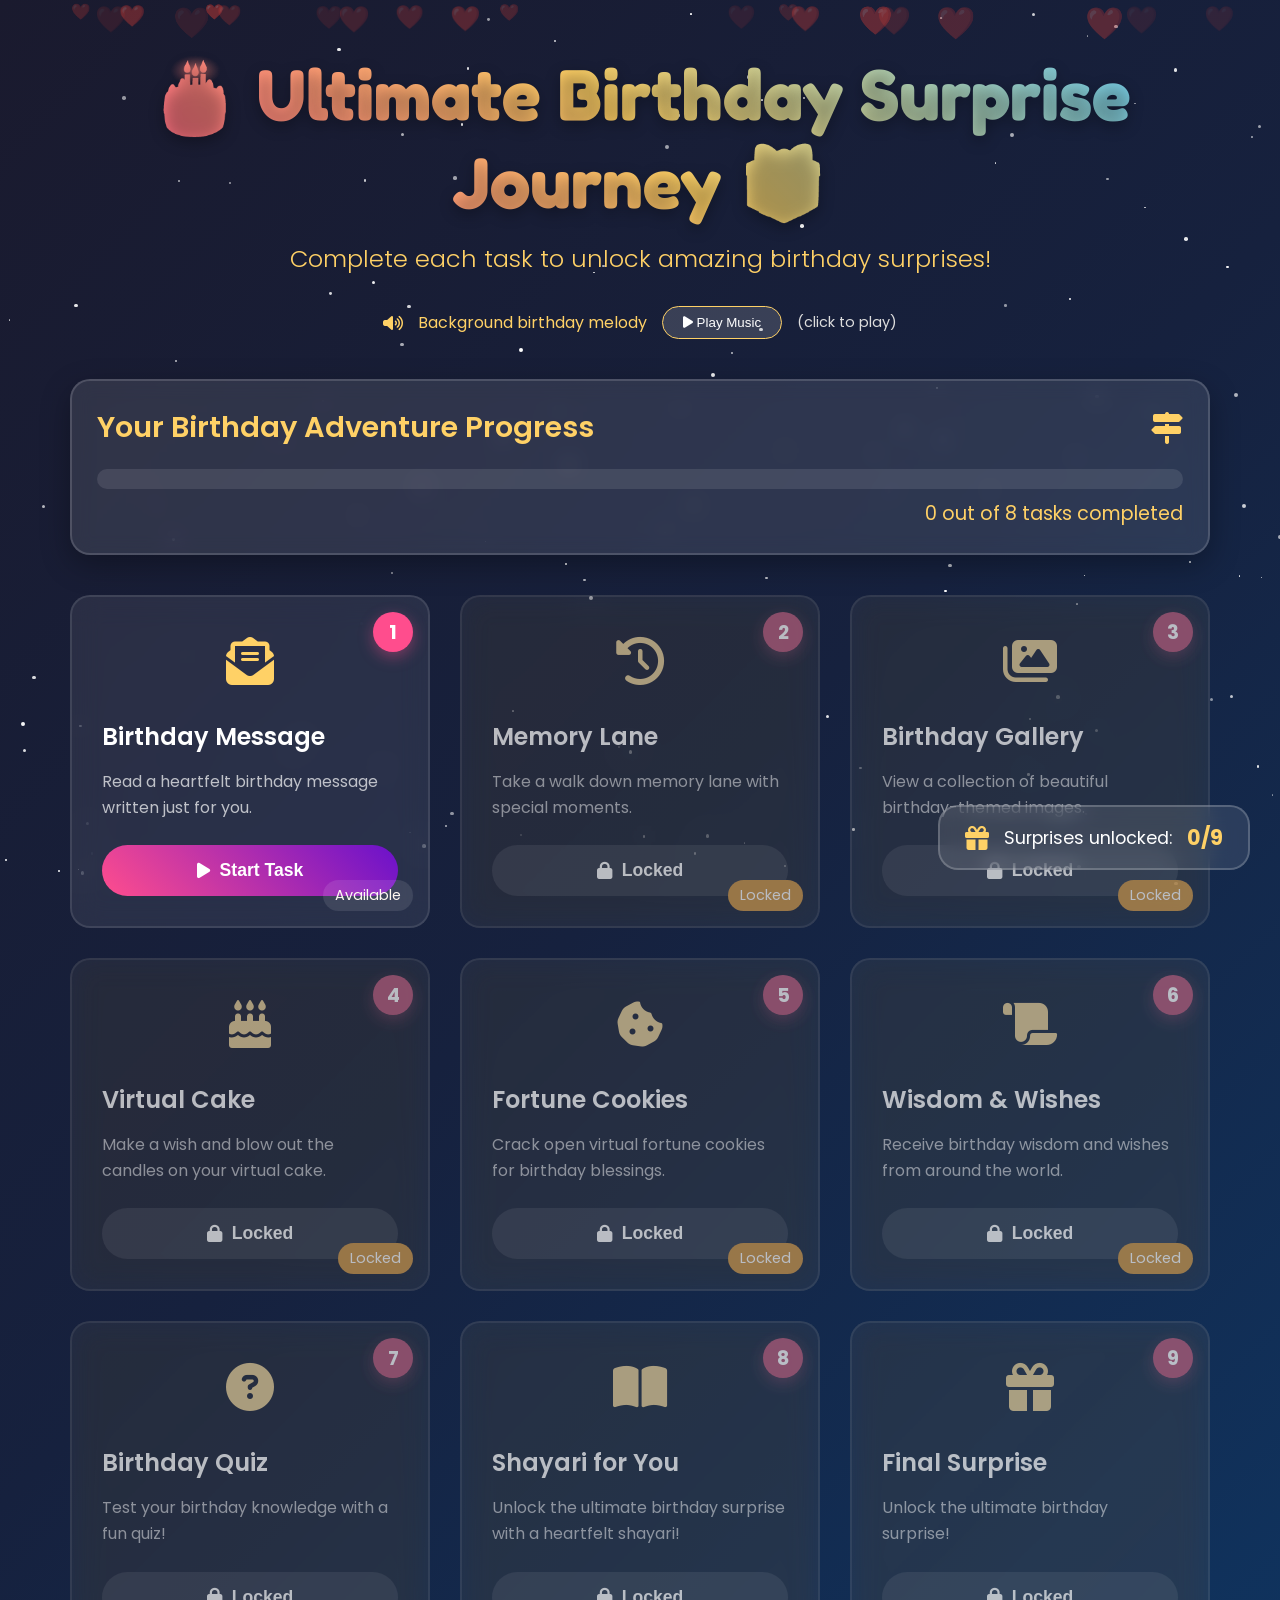
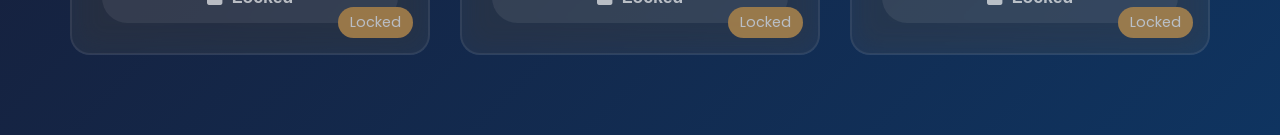
<file: in.html>
<!DOCTYPE html>
<html lang="en">
<head>
    <meta charset="UTF-8">
    <meta name="viewport" content="width=device-width, initial-scale=1.0">
    <title>Ultimate Birthday Surprise Journey</title>
    <link rel="stylesheet" href="https://cdnjs.cloudflare.com/ajax/libs/font-awesome/6.4.0/css/all.min.css">
    <link rel="preconnect" href="https://fonts.googleapis.com">
    <link rel="preconnect" href="https://fonts.gstatic.com" crossorigin>
    <link href="https://fonts.googleapis.com/css2?family=Dancing+Script:wght@700&family=Poppins:wght@300;400;600;700&family=Fredoka+One&display=swap" rel="stylesheet">
    <style>
        /* ========== [STYLES EXACTLY AS ORIGINAL - KEPT INTACT] ========== */
        * {
            margin: 0;
            padding: 0;
            box-sizing: border-box;
        }

        :root {
            --primary: #ff4d8d;
            --secondary: #6a11cb;
            --accent: #ffd166;
            --light: #fff9f2;
            --dark: #2d3047;
            --success: #4cd964;
            --warning: #ff9500;
            --info: #5ac8fa;
        }

        body {
            font-family: 'Poppins', sans-serif;
            background: linear-gradient(135deg, #1a1a2e 0%, #16213e 50%, #0f3460 100%);
            color: var(--light);
            min-height: 100vh;
            overflow-x: hidden;
            position: relative;
        }

        .stars {
            position: fixed;
            top: 0;
            left: 0;
            width: 100%;
            height: 100%;
            pointer-events: none;
            z-index: -1;
        }

        .star {
            position: absolute;
            background-color: white;
            border-radius: 50%;
            animation: twinkle var(--duration) infinite alternate;
        }

        @keyframes twinkle {
            0% { opacity: 0.2; }
            100% { opacity: 1; }
        }

        .container {
            max-width: 1200px;
            margin: 0 auto;
            padding: 30px;
            position: relative;
            z-index: 1;
        }

        .header {
            text-align: center;
            margin-bottom: 40px;
            padding-top: 20px;
        }

        .birthday-title {
            font-family: 'Fredoka One', cursive;
            font-size: 4.5rem;
            background: linear-gradient(45deg, var(--primary), var(--accent), var(--info));
            -webkit-background-clip: text;
            background-clip: text;
            color: transparent;
            margin-bottom: 15px;
            text-shadow: 0 5px 15px rgba(0, 0, 0, 0.3);
            animation: titleGlow 3s infinite alternate;
        }

        @keyframes titleGlow {
            0% { filter: drop-shadow(0 0 5px rgba(255, 77, 141, 0.5)); }
            100% { filter: drop-shadow(0 0 20px rgba(255, 77, 141, 0.8)); }
        }

        .subtitle {
            font-size: 1.5rem;
            color: var(--accent);
            margin-bottom: 30px;
            font-weight: 300;
        }

        .progress-container {
            background: rgba(255, 255, 255, 0.1);
            backdrop-filter: blur(10px);
            border-radius: 20px;
            padding: 25px;
            margin-bottom: 40px;
            border: 2px solid rgba(255, 255, 255, 0.15);
            box-shadow: 0 10px 30px rgba(0, 0, 0, 0.3);
        }

        .progress-header {
            display: flex;
            justify-content: space-between;
            align-items: center;
            margin-bottom: 20px;
        }

        .progress-title {
            font-size: 1.8rem;
            font-weight: 600;
            color: var(--accent);
        }

        .progress-bar {
            height: 20px;
            background: rgba(255, 255, 255, 0.1);
            border-radius: 10px;
            overflow: hidden;
            margin-bottom: 10px;
        }

        .progress-fill {
            height: 100%;
            background: linear-gradient(90deg, var(--primary), var(--secondary));
            border-radius: 10px;
            width: 0%;
            transition: width 1s ease-in-out;
            position: relative;
            overflow: hidden;
        }

        .progress-fill::after {
            content: '';
            position: absolute;
            top: 0;
            left: 0;
            bottom: 0;
            right: 0;
            background-image: linear-gradient(
                45deg,
                rgba(255, 255, 255, 0.2) 25%,
                transparent 25%,
                transparent 50%,
                rgba(255, 255, 255, 0.2) 50%,
                rgba(255, 255, 255, 0.2) 75%,
                transparent 75%,
                transparent
            );
            background-size: 20px 20px;
            animation: progressShine 1s linear infinite;
        }

        @keyframes progressShine {
            0% { background-position: 0 0; }
            100% { background-position: 20px 0; }
        }

        .progress-text {
            text-align: right;
            font-size: 1.2rem;
            color: var(--accent);
        }

        .tasks-container {
            display: grid;
            grid-template-columns: repeat(auto-fill, minmax(350px, 1fr));
            gap: 30px;
            margin-bottom: 50px;
        }

        .task-card {
            background: rgba(255, 255, 255, 0.08);
            backdrop-filter: blur(15px);
            border-radius: 20px;
            padding: 30px;
            border: 2px solid rgba(255, 255, 255, 0.1);
            transition: all 0.4s ease;
            position: relative;
            overflow: hidden;
            min-height: 280px;
            display: flex;
            flex-direction: column;
        }

        .task-card:hover {
            transform: translateY(-10px);
            border-color: var(--primary);
            box-shadow: 0 15px 30px rgba(255, 77, 141, 0.2);
        }

        .task-card.locked {
            opacity: 0.7;
            filter: grayscale(0.5);
        }

        .task-card.completed {
            border-color: var(--success);
            background: rgba(76, 217, 100, 0.05);
        }

        .task-number {
            position: absolute;
            top: 15px;
            right: 15px;
            width: 40px;
            height: 40px;
            background: var(--primary);
            border-radius: 50%;
            display: flex;
            align-items: center;
            justify-content: center;
            font-weight: bold;
            font-size: 1.2rem;
            color: white;
            box-shadow: 0 5px 15px rgba(255, 77, 141, 0.4);
        }

        .task-icon {
            font-size: 3rem;
            color: var(--accent);
            margin-bottom: 20px;
            text-align: center;
        }

        .task-title {
            font-size: 1.5rem;
            font-weight: 600;
            margin-bottom: 15px;
            color: white;
        }

        .task-description {
            color: rgba(255, 255, 255, 0.7);
            margin-bottom: 25px;
            line-height: 1.6;
            flex-grow: 1;
        }

        .task-button {
            padding: 15px 30px;
            background: linear-gradient(45deg, var(--primary), var(--secondary));
            color: white;
            border: none;
            border-radius: 50px;
            font-weight: 600;
            font-size: 1.1rem;
            cursor: pointer;
            transition: all 0.3s ease;
            display: flex;
            align-items: center;
            justify-content: center;
            gap: 10px;
            margin-top: auto;
        }

        .task-button:hover {
            transform: scale(1.05);
            box-shadow: 0 5px 15px rgba(255, 77, 141, 0.4);
        }

        .task-button:disabled {
            background: rgba(255, 255, 255, 0.1);
            cursor: not-allowed;
            transform: none;
            box-shadow: none;
        }

        .task-status {
            position: absolute;
            bottom: 15px;
            right: 15px;
            font-size: 0.9rem;
            padding: 5px 12px;
            border-radius: 20px;
            background: rgba(255, 255, 255, 0.1);
        }

        .task-status.completed {
            background: var(--success);
            color: white;
        }

        .task-status.locked {
            background: var(--warning);
            color: white;
        }

        .surprise-content {
            display: none;
            background: rgba(255, 255, 255, 0.05);
            backdrop-filter: blur(20px);
            border-radius: 25px;
            padding: 40px;
            margin-top: 40px;
            border: 2px solid rgba(255, 255, 255, 0.1);
            position: relative;
            overflow: hidden;
        }

        .surprise-content.active {
            display: block;
            animation: fadeIn 0.8s ease;
        }

        @keyframes fadeIn {
            from { opacity: 0; transform: translateY(20px); }
            to { opacity: 1; transform: translateY(0); }
        }

        .close-surprise {
            position: absolute;
            top: 20px;
            right: 20px;
            background: rgba(255, 255, 255, 0.1);
            border: none;
            width: 40px;
            height: 40px;
            border-radius: 50%;
            color: white;
            font-size: 1.5rem;
            cursor: pointer;
            transition: all 0.3s ease;
            display: flex;
            align-items: center;
            justify-content: center;
        }

        .close-surprise:hover {
            background: var(--primary);
            transform: rotate(90deg);
        }

        .surprise-title {
            font-size: 2.5rem;
            color: var(--accent);
            margin-bottom: 25px;
            text-align: center;
            font-family: 'Dancing Script', cursive;
        }

        .message-container {
            max-width: 800px;
            margin: 0 auto;
        }

        .message-box {
            background: rgba(255, 255, 255, 0.1);
            border-radius: 20px;
            padding: 40px;
            margin-bottom: 30px;
            border-left: 5px solid var(--primary);
            position: relative;
        }

        .message-box::before {
            content: '"';
            position: absolute;
            top: -30px;
            left: 20px;
            font-size: 8rem;
            color: var(--primary);
            opacity: 0.3;
            font-family: serif;
        }

        .message-text {
            font-size: 1.4rem;
            line-height: 1.8;
            color: rgba(255, 255, 255, 0.9);
            text-align: justify;
            font-family: 'Poppins', sans-serif;
            margin-bottom: 30px;
        }

        .message-signature {
            text-align: right;
            font-family: 'Dancing Script', cursive;
            font-size: 2rem;
            color: var(--accent);
            margin-top: 20px;
        }

        .image-gallery {
            display: grid;
            grid-template-columns: repeat(auto-fill, minmax(250px, 1fr));
            gap: 20px;
            margin-top: 30px;
        }

        .gallery-item {
            border-radius: 15px;
            overflow: hidden;
            height: 250px;
            position: relative;
            cursor: pointer;
            transition: all 0.4s ease;
        }

        .gallery-item:hover {
            transform: scale(1.05);
            box-shadow: 0 10px 25px rgba(0, 0, 0, 0.5);
        }

        .gallery-image {
            width: 100%;
            height: 100%;
            object-fit: cover;
            transition: transform 0.5s ease;
        }

        .gallery-item:hover .gallery-image {
            transform: scale(1.1);
        }

        .image-overlay {
            position: absolute;
            bottom: 0;
            left: 0;
            right: 0;
            background: linear-gradient(to top, rgba(0,0,0,0.8), transparent);
            color: white;
            padding: 20px;
            transform: translateY(100%);
            transition: transform 0.3s ease;
        }

        .gallery-item:hover .image-overlay {
            transform: translateY(0);
        }

        .timeline {
            position: relative;
            max-width: 800px;
            margin: 40px auto;
        }

        .timeline::before {
            content: '';
            position: absolute;
            left: 50%;
            transform: translateX(-50%);
            width: 4px;
            height: 100%;
            background: var(--primary);
        }

        .timeline-item {
            margin-bottom: 50px;
            position: relative;
            width: 50%;
            padding: 20px 40px;
        }

        .timeline-item:nth-child(odd) {
            left: 0;
        }

        .timeline-item:nth-child(even) {
            left: 50%;
        }

        .timeline-content {
            background: rgba(255, 255, 255, 0.1);
            padding: 25px;
            border-radius: 15px;
            position: relative;
            box-shadow: 0 5px 15px rgba(0, 0, 0, 0.2);
        }

        .timeline-content::before {
            content: '';
            position: absolute;
            top: 20px;
            width: 20px;
            height: 20px;
            background: var(--accent);
            border-radius: 50%;
        }

        .timeline-item:nth-child(odd) .timeline-content::before {
            right: -50px;
        }

        .timeline-item:nth-child(even) .timeline-content::before {
            left: -50px;
        }

        .timeline-date {
            color: var(--accent);
            font-weight: 600;
            margin-bottom: 10px;
            font-size: 1.2rem;
        }

        .celebration {
            position: fixed;
            top: 0;
            left: 0;
            width: 100%;
            height: 100%;
            pointer-events: none;
            z-index: 1000;
            display: none;
        }

        .celebration.active {
            display: block;
        }

        .confetti {
            position: absolute;
            width: 15px;
            height: 15px;
            opacity: 0;
        }

        .firework {
            position: absolute;
            width: 5px;
            height: 5px;
            border-radius: 50%;
            box-shadow: 0 0 10px var(--firework-color);
        }

        .balloon {
            position: absolute;
            width: 60px;
            height: 80px;
            border-radius: 50%;
            bottom: -100px;
            opacity: 0;
        }

        .balloon::after {
            content: '';
            position: absolute;
            width: 2px;
            height: 100px;
            background: rgba(255, 255, 255, 0.5);
            bottom: -100px;
            left: 50%;
            transform: translateX(-50%);
        }

        .final-surprise {
            text-align: center;
            padding: 60px 40px;
        }

        .final-gift {
            width: 200px;
            height: 200px;
            margin: 40px auto;
            position: relative;
            cursor: pointer;
            transition: transform 0.5s ease;
        }

        .final-gift:hover {
            transform: rotate(10deg) scale(1.1);
        }

        .gift-box {
            width: 100%;
            height: 100%;
            background: linear-gradient(45deg, var(--primary), var(--secondary));
            border-radius: 20px;
            position: relative;
            box-shadow: 0 15px 30px rgba(0, 0, 0, 0.4);
        }

        .gift-lid {
            width: 110%;
            height: 30%;
            background: linear-gradient(45deg, #ff2b7a, #ff6b9d);
            border-radius: 20px 20px 0 0;
            position: absolute;
            top: -15%;
            left: -5%;
            transition: top 0.5s ease;
        }

        .gift-box.open .gift-lid {
            top: -40%;
            transform: rotateX(180deg);
        }

        .gift-bow {
            position: absolute;
            top: -10%;
            left: 50%;
            transform: translateX(-50%);
            width: 60px;
            height: 60px;
            background: var(--accent);
            border-radius: 50%;
        }

        .gift-bow::before, .gift-bow::after {
            content: '';
            position: absolute;
            width: 80px;
            height: 40px;
            background: var(--accent);
            border-radius: 50%;
        }

        .gift-bow::before {
            top: 10px;
            left: -40px;
            transform: rotate(-45deg);
        }

        .gift-bow::after {
            top: 10px;
            right: -40px;
            transform: rotate(45deg);
        }

        .gift-content {
            position: absolute;
            top: 50%;
            left: 50%;
            transform: translate(-50%, -50%);
            font-size: 3rem;
            color: white;
            opacity: 0;
            transition: opacity 0.5s ease;
        }

        .gift-box.open .gift-content {
            opacity: 1;
        }

        @media (max-width: 992px) {
            .tasks-container { grid-template-columns: repeat(auto-fill, minmax(300px, 1fr)); }
            .birthday-title { font-size: 3.5rem; }
        }
        @media (max-width: 768px) {
            .container { padding: 20px; }
            .birthday-title { font-size: 2.8rem; }
            .tasks-container { grid-template-columns: 1fr; }
            .timeline::before { left: 30px; }
            .timeline-item { width: 100%; left: 0 !important; padding-left: 70px; padding-right: 20px; }
            .timeline-content::before { left: -40px !important; }
        }
        @media (max-width: 480px) {
            .birthday-title { font-size: 2.2rem; }
            .surprise-content { padding: 25px; }
            .message-box { padding: 25px; }
            .message-text { font-size: 1.2rem; }
        }

        .floating-hearts {
            position: fixed;
            top: 0;
            left: 0;
            width: 100%;
            height: 100%;
            pointer-events: none;
            z-index: -1;
        }
        .heart {
            position: absolute;
            color: var(--primary);
            font-size: 24px;
            opacity: 0;
            animation: float 15s infinite linear;
        }
        @keyframes float {
            0% { transform: translateY(100vh) rotate(0deg); opacity: 0; }
            10% { opacity: 1; }
            90% { opacity: 1; }
            100% { transform: translateY(-100px) rotate(360deg); opacity: 0; }
        }

        .instructions-modal {
            display: none;
            position: fixed;
            top: 0;
            left: 0;
            width: 100%;
            height: 100%;
            background: rgba(0, 0, 0, 0.8);
            z-index: 2000;
            align-items: center;
            justify-content: center;
            padding: 20px;
        }
        .instructions-modal.active { display: flex; }
        .modal-content {
            background: linear-gradient(135deg, rgba(45, 48, 71, 0.95), rgba(26, 26, 46, 0.95));
            border-radius: 25px;
            padding: 40px;
            max-width: 600px;
            width: 100%;
            border: 2px solid var(--primary);
            position: relative;
            animation: modalAppear 0.5s ease;
        }
        @keyframes modalAppear {
            from { opacity: 0; transform: scale(0.8); }
            to { opacity: 1; transform: scale(1); }
        }
        .modal-close {
            position: absolute;
            top: 20px;
            right: 20px;
            background: none;
            border: none;
            color: white;
            font-size: 1.5rem;
            cursor: pointer;
            transition: color 0.3s ease;
        }
        .modal-close:hover { color: var(--primary); }
        .modal-title {
            color: var(--accent);
            font-size: 2rem;
            margin-bottom: 20px;
            text-align: center;
        }
        .modal-instructions {
            color: rgba(255, 255, 255, 0.9);
            line-height: 1.8;
            margin-bottom: 30px;
        }
        .modal-actions {
            display: flex;
            gap: 15px;
            justify-content: center;
        }
        .modal-button {
            padding: 12px 30px;
            border-radius: 50px;
            border: none;
            font-weight: 600;
            cursor: pointer;
            transition: all 0.3s ease;
        }
        .modal-button.primary {
            background: linear-gradient(45deg, var(--primary), var(--secondary));
            color: white;
        }
        .modal-button.secondary {
            background: rgba(255, 255, 255, 0.1);
            color: white;
        }
        .modal-button:hover {
            transform: translateY(-3px);
            box-shadow: 0 5px 15px rgba(0, 0, 0, 0.3);
        }

        .celebration-counter {
            position: fixed;
            bottom: 30px;
            right: 30px;
            background: rgba(255, 255, 255, 0.1);
            backdrop-filter: blur(10px);
            border-radius: 20px;
            padding: 15px 25px;
            display: flex;
            align-items: center;
            gap: 15px;
            z-index: 100;
            border: 2px solid rgba(255, 255, 255, 0.2);
        }
        .counter-icon { font-size: 1.5rem; color: var(--accent); }
        .counter-text { font-size: 1.1rem; color: white; }
        .counter-number { font-weight: bold; color: var(--accent); font-size: 1.3rem; }
        
        /* 🥠 Fortune Cookie Styles */
        .fortune-cookie-container {
            text-align: center;
            padding: 20px;
        }
        .cookie-jar {
            display: flex;
            flex-wrap: wrap;
            justify-content: center;
            gap: 25px;
            margin: 40px 0;
        }
        .cookie {
            width: 120px;
            height: 120px;
            background: #e3b089;
            border-radius: 50% 50% 50% 50% / 60% 60% 40% 40%;
            display: flex;
            align-items: center;
            justify-content: center;
            font-size: 2.5rem;
            color: #8b5a2b;
            box-shadow: 0 10px 15px rgba(0,0,0,0.3);
            cursor: pointer;
            transition: transform 0.3s ease, box-shadow 0.3s ease;
            position: relative;
            border: 4px solid #c49a6c;
        }
        .cookie:hover {
            transform: scale(1.1);
            box-shadow: 0 0 25px rgba(255, 209, 102, 0.8);
        }
        .cookie.cracked {
            background: #dba875;
            border-color: #ffd166;
            box-shadow: 0 0 20px gold;
        }
        .fortune-message-area {
            background: rgba(255,255,255,0.1);
            border-radius: 20px;
            padding: 30px;
            margin-top: 30px;
            border-left: 6px solid var(--accent);
            font-size: 1.6rem;
            font-family: 'Dancing Script', cursive;
            color: #ffecb0;
            min-height: 150px;
        }
        .fortune-btn {
            background: linear-gradient(45deg, #ffac5e, #ff8c5a);
            border: none;
            color: #2d1b0e;
            font-weight: bold;
            padding: 14px 30px;
            border-radius: 40px;
            font-size: 1.2rem;
            cursor: pointer;
            transition: 0.3s;
            margin-top: 20px;
        }
        .fortune-btn:hover:enabled {
            transform: scale(1.08);
            box-shadow: 0 0 20px #ffbe5c;
        }
        .fortune-btn:disabled {
            opacity: 0.5;
            cursor: not-allowed;
        }
    </style>
</head>
<body>
    <!-- Background Elements -->
    <div class="stars" id="starsContainer"></div>
    <div class="floating-hearts" id="heartsContainer"></div>
    
    <!-- Celebration Effects -->
    <div class="celebration" id="celebrationContainer"></div>
    
    <!-- Celebration Counter -->
    <div class="celebration-counter">
        <i class="fas fa-gift counter-icon"></i>
        <span class="counter-text">Surprises unlocked: </span>
        <span class="counter-number" id="completedCounter">0/8</span>
    </div>
    
    <!-- Instructions Modal -->
    <div class="instructions-modal" id="instructionsModal">
        <div class="modal-content">
            <button class="modal-close" id="closeModal">&times;</button>
            <h2 class="modal-title" id="modalTitle">Task Instructions</h2>
            <div class="modal-instructions" id="modalInstructions"></div>
            <div class="modal-actions">
                <button class="modal-button primary" id="startTask">Start Task</button>
                <button class="modal-button secondary" id="cancelTask">Not Now</button>
            </div>
        </div>
    </div>
    
    <!-- 🌟🌈 FIXED BACKGROUND BIRTHDAY MUSIC - MULTIPLE FORMATS & INITIATE LOAD -->
    <audio id="birthdayMusic" loop preload="auto">
        <source src="aud1.mp3" type="audio/mp3">
        <source src="aud2.mp3.mp3" type="audio/mp3">
        Your browser does not support the audio element.
    </audio>
    
    <!-- Main Container -->
    <div class="container">
        <!-- Header -->
        <header class="header">
            <h1 class="birthday-title">🎂 Ultimate Birthday Surprise Journey 🎁</h1>
            <p class="subtitle">Complete each task to unlock amazing birthday surprises!</p>
            <!-- Music control with autoplay trigger -->
            <div style="margin-top:10px; color:var(--accent); display: flex; justify-content: center; align-items: center; gap: 15px; flex-wrap: wrap;">
                <i class="fas fa-volume-up"></i> Background birthday melody 
                <button id="musicToggleBtn" style="background: rgba(255,255,255,0.15); border: 1px solid var(--accent); border-radius: 30px; padding: 8px 20px; color: white; cursor: pointer;">
                    <i class="fas fa-play"></i> Play Music
                </button>
                <span id="musicStatus" style="font-size:0.9rem; color:#ddd;">(click to start)</span>
            </div>
        </header>
        
        <!-- Progress Section -->
        <section class="progress-container">
            <div class="progress-header">
                <h2 class="progress-title">Your Birthday Adventure Progress</h2>
                <i class="fas fa-map-signs" style="font-size: 2rem; color: var(--accent);"></i>
            </div>
            <div class="progress-bar">
                <div class="progress-fill" id="progressFill"></div>
            </div>
            <p class="progress-text"><span id="completedTasks">0</span> out of 8 tasks completed</p>
        </section>
        
        <!-- Tasks Grid -->
        <section class="tasks-container" id="tasksContainer">
            <!-- Tasks will be dynamically generated here -->
        </section>
        
        <!-- Surprise Content Area -->
        <section class="surprise-content" id="surpriseContent">
            <button class="close-surprise" id="closeSurprise">&times;</button>
            <div id="surpriseContentInner">
                <!-- Surprise content will be loaded here -->
            </div>
        </section>
    </div>

    <script>
        // ======================
        // DATA AND CONFIGURATION
        // ======================
        
        const RECIPIENT_NAME = "Special Someone";
        const RECIPIENT_AGE = "??";
        
        const birthdayData = {
            recipientName: RECIPIENT_NAME,
            age: RECIPIENT_AGE,
            tasks: [
                {
                    id: 1,
                    title: "Birthday Message",
                    icon: "fas fa-envelope-open-text",
                    description: "Read a heartfelt birthday message written just for you.",
                    instructions: "Take a deep breath and get ready to read a special message crafted with love. This message contains warm wishes and heartfelt thoughts for your special day.",
                    status: "available",
                    type: "message",
                    surprise: {
                        title: "A Special Message Just For You 💝",
                        content: `
                            <div class="message-container">
                                <div class="message-box">
                                    <p class="message-text">
                                        My Dearest Priyanka 💝🥰,woh sorry Domabari<br><br>
                                        On this Beautiful day, as the sun rises to celebrate your existence, I want you to know how incredibly special you are. 
                                        Today marks another revolution around the sun, another chapter in the beautiful story that is your life.<br><br>
                                        You are a wonderful person. Your kindness shines like the morning sun and makes everyone around you feel happy, your laughter is music to the soul, 
                                        and your spirit shines brighter than any star in the night sky. The world is genuinely a better place because you're in it.<br><br>
                                        As you celebrate this birthday, I wish for you:<br>
                                        • Moments that take your breath away with their beauty<br>
                                        • Laughter that echoes through your days<br>
                                        • Dreams that soar higher than you ever imagined<br>
                                        • Love that surrounds you like a warm embrace<br>
                                        • Adventures that fill your soul with joy<br><br>
                                        May this new chapter of your life be filled with more joy than your heart can hold, more opportunities than you can count, 
                                        and more blessings than you ever dreamed possible. May you continue to grow, not just in years, but in wisdom, kindness, and happiness.<br><br>
                                        Remember that you are loved beyond measure, cherished beyond words, and appreciated more than you know. Today is your day - 
                                        a day to bask in the love of those around you, to dream big dreams, and to celebrate the incredible person you've become.<br><br>
                                        Happy Birthday, dear one. May your day be as bright as your smile and as wonderful as you are.
                                    </p>
                                    <div class="message-signature">With all my love ❤️</div>
                                </div>
                            </div>
                        `
                    }
                },
                {
                    id: 2,
                    title: "Memory Lane",
                    icon: "fas fa-history",
                    description: "Take a walk down memory lane with special moments.",
                    instructions: "Let's revisit some beautiful memories and moments that have made your journey special. Each memory is a precious gem in the treasure chest of life.",
                    status: "locked",
                    type: "timeline",
                    surprise: {
                        title: "Beautiful Memories Timeline 📜",
                        content: `
                            <div class="timeline">
                                <div class="timeline-item"><div class="timeline-content"><div class="timeline-date">The Beginning</div><p>The day you came into this world, bringing joy and light to everyone around you. A star was born that day.</p></div></div>
                                <div class="timeline-item"><div class="timeline-content"><div class="timeline-date">First Steps</div><p>Those wobbly first steps that marked the beginning of your journey of exploration and discovery.</p></div></div>
                                <div class="timeline-item"><div class="timeline-content"><div class="timeline-date">School Days</div><p>Learning, growing, making friends, and discovering the world through curious eyes.</p></div></div>
                                <div class="timeline-item"><div class="timeline-content"><div class="timeline-date">Milestone Achievements</div><p>Each accomplishment, big or small, that shaped you into the amazing person you are today.</p></div></div>
                                <div class="timeline-item"><div class="timeline-content"><div class="timeline-date">Today - Your Birthday!</div><p>This special moment, celebrating you and all the wonderful experiences yet to come.</p></div></div>
                            </div>
                        `
                    }
                },
                {
                    id: 3,
                    title: "Birthday Gallery",
                    icon: "fas fa-images",
                    description: "View a collection of beautiful birthday-themed images.",
                    instructions: "Browse through this special gallery of birthday-themed images. Each picture represents a wish, a dream, or a celebration for your special day.",
                    status: "locked",
                    type: "gallery",
                    surprise: {
                        title: "Birthday Celebration Gallery 🎨",
                        content: `
                            <div class="image-gallery">
                                <div class="gallery-item"><img src="https://images.unsplash.com/photo-1530103862676-de8c9debad1d?ixlib=rb-1.2.1&auto=format&fit=crop&w=500&q=80" alt="Birthday Cake" class="gallery-image"><div class="image-overlay"><h3>Sweet Celebrations</h3><p>May your year be as sweet as this cake!</p></div></div>
                                <div class="gallery-item"><img src="https://images.unsplash.com/photo-1512917774080-9991f1c4c750?ixlib=rb-1.2.1&auto=format&fit=crop&w=500&q=80" alt="Balloons" class="gallery-image"><div class="image-overlay"><h3>Reach for the Stars</h3><p>Soar high like these balloons!</p></div></div>
                                <div class="gallery-item"><img src="https://images.unsplash.com/photo-1532117182044-031e7cd916ee?ixlib=rb-1.2.1&auto=format&fit=crop&w=500&q=80" alt="Gifts" class="gallery-image"><div class="image-overlay"><h3>Special Surprises</h3><p>Unwrap the joy of today!</p></div></div>
                                <div class="gallery-item"><img src="https://images.unsplash.com/photo-1511795409834-ef04bbd61622?ixlib=rb-1.2.1&auto=format&fit=crop&w=500&q=80" alt="Celebration" class="gallery-image"><div class="image-overlay"><h3>Joyful Moments</h3><p>Celebrate every moment!</p></div></div>
                                <div class="gallery-item"><img src="https://images.unsplash.com/photo-1526047932273-341f2a7631f9?ixlib=rb-1.2.1&auto=format&fit=crop&w=500&q=80" alt="Birthday Flowers" class="gallery-image"><div class="image-overlay"><h3>Blooming Wishes</h3><p>Like flowers, may your happiness bloom!</p></div></div>
                                <div class="gallery-item"><img src="https://images.unsplash.com/photo-1464366400600-7168b8af9bc3?ixlib=rb-1.2.1&auto=format&fit=crop&w=500&q=80" alt="Birthday Party" class="gallery-image"><div class="image-overlay"><h3>Together We Celebrate</h3><p>Surrounded by love and joy today!</p></div></div>
                            </div>
                        `
                    }
                },
                {
                    id: 4,
                    title: "Virtual Cake",
                    icon: "fas fa-birthday-cake",
                    description: "Make a wish and blow out the candles on your virtual cake.",
                    instructions: "Make a secret birthday wish! When you're ready, blow on your screen or click the flame to blow out the candles. Your wish will come true!",
                    status: "locked",
                    type: "cake",
                    surprise: {
                        title: "Make a Birthday Wish! 🎂",
                        content: `
                            <div style="text-align: center; padding: 40px;">
                                <div style="position: relative; width: 300px; height: 200px; margin: 0 auto;">
                                    <div style="position: absolute; bottom: 0; left: 50%; transform: translateX(-50%); width: 200px; height: 80px; background: linear-gradient(to right, #f8c8dc, #ffafcc); border-radius: 50% 50% 0 0;"></div>
                                    <div style="position: absolute; bottom: 60px; left: 50%; transform: translateX(-50%); width: 220px; height: 40px; background: linear-gradient(to right, #ffafcc, #ff8fab); border-radius: 50% 50% 0 0;"></div>
                                    <div style="position: absolute; bottom: 90px; left: 50%; transform: translateX(-50%); width: 240px; height: 30px; background: linear-gradient(to right, #ff8fab, #fb6f92); border-radius: 50% 50% 0 0;"></div>
                                    <div id="candle1" style="position: absolute; bottom: 120px; left: 40%; width: 10px; height: 40px; background: linear-gradient(to top, #ffd166, #ffcc00); border-radius: 5px;"><div id="flame1" style="position: absolute; bottom: 40px; left: 50%; transform: translateX(-50%); width: 20px; height: 30px; background: radial-gradient(circle, #ff9500, #ff2e00); border-radius: 50% 50% 20% 20%; animation: flicker 0.5s infinite alternate;"></div></div>
                                    <div id="candle2" style="position: absolute; bottom: 120px; left: 50%; transform: translateX(-50%); width: 10px; height: 40px; background: linear-gradient(to top, #ffd166, #ffcc00); border-radius: 5px;"><div id="flame2" style="position: absolute; bottom: 40px; left: 50%; transform: translateX(-50%); width: 20px; height: 30px; background: radial-gradient(circle, #ff9500, #ff2e00); border-radius: 50% 50% 20% 20%; animation: flicker 0.5s infinite alternate 0.2s;"></div></div>
                                    <div id="candle3" style="position: absolute; bottom: 120px; left: 60%; width: 10px; height: 40px; background: linear-gradient(to top, #ffd166, #ffcc00); border-radius: 5px;"><div id="flame3" style="position: absolute; bottom: 40px; left: 50%; transform: translateX(-50%); width: 20px; height: 30px; background: radial-gradient(circle, #ff9500, #ff2e00); border-radius: 50% 50% 20% 20%; animation: flicker 0.5s infinite alternate 0.4s;"></div></div>
                                </div>
                                <button id="blowCandles" style="margin-top: 40px; padding: 15px 40px; background: linear-gradient(45deg, #ff4d8d, #6a11cb); color: white; border: none; border-radius: 50px; font-size: 1.2rem; cursor: pointer; transition: all 0.3s ease;"><i class="fas fa-wind"></i> Blow Out Candles & Make a Wish!</button>
                                <p id="wishMessage" style="margin-top: 20px; font-size: 1.2rem; color: var(--accent); opacity: 0;"></p>
                            </div>
                            <style>@keyframes flicker {0% { transform: translateX(-50%) scale(1); opacity: 1; } 100% { transform: translateX(-50%) scale(1.1); opacity: 0.8; }} @keyframes blowOut {0% { transform: translateX(-50%) scale(1); opacity: 1; } 100% { transform: translateX(-50%) scale(0) rotate(45deg); opacity: 0; }}</style>
                        `
                    }
                },
                {
                    // 🆕 NEW TASK: Birthday Fortune Cookies (replaces Wish Upon a Star)
                    id: 5,
                    title: "Fortune Cookies",
                    icon: "fas fa-cookie-bite",
                    description: "Crack open virtual fortune cookies for birthday blessings.",
                    instructions: "Click on the fortune cookies to crack them open. Each cookie contains a unique birthday blessing or fortune. Collect all 6 fortunes!",
                    status: "locked",
                    type: "fortune",
                    surprise: {
                        title: "🥠 Birthday Fortune Cookies 🥠",
                        content: `
                            <div class="fortune-cookie-container">
                                <div class="cookie-jar" id="cookieJar">
                                    <!-- 6 cookies will be generated here by JS -->
                                </div>
                                <div class="fortune-message-area" id="fortuneDisplay">
                                    ✨ Click a cookie to reveal your birthday fortune ✨
                                </div>
                                <div style="display: flex; justify-content: center; gap: 20px; flex-wrap: wrap;">
                                    <button id="fortuneCompleteBtn" class="fortune-btn" disabled>
                                        <i class="fas fa-gift"></i> Unlock All Fortunes to Finish
                                    </button>
                                </div>
                                <p id="cookieCounter" style="margin-top: 20px; color: var(--accent);">Cookies cracked: 0/6</p>
                            </div>
                        `
                    }
                },
                {
                    id: 6,
                    title: "Wisdom & Wishes",
                    icon: "fas fa-scroll",
                    description: "Receive birthday wisdom and wishes from around the world.",
                    instructions: "Open this treasure chest of birthday wisdom! Each piece of advice or wish comes from different cultures and traditions around the world.",
                    status: "locked",
                    type: "wisdom",
                    surprise: {
                        title: "Birthday Wisdom from Around the World 🌍",
                        content: `
                            <div style="max-width: 800px; margin: 0 auto;">
                                <div style="display: grid; grid-template-columns: repeat(auto-fill, minmax(350px, 1fr)); gap: 25px; margin-top: 30px;">
                                    <div style="background: rgba(255, 255, 255, 0.1); padding: 25px; border-radius: 15px; border-left: 5px solid #ff4d8d;"><h3 style="color: var(--accent); margin-bottom: 15px;">Irish Blessing</h3><p>"May your pockets be heavy and your heart be light. May good luck pursue you each morning and night."</p></div>
                                    <div style="background: rgba(255, 255, 255, 0.1); padding: 25px; border-radius: 15px; border-left: 5px solid #6a11cb;"><h3 style="color: var(--accent); margin-bottom: 15px;">Japanese Wisdom</h3><p>"Like the cherry blossom that blooms beautifully each spring, may each year bring you renewed beauty and joy."</p></div>
                                    <div style="background: rgba(255, 255, 255, 0.1); padding: 25px; border-radius: 15px; border-left: 5px solid #4cd964;"><h3 style="color: var(--accent); margin-bottom: 15px;">African Proverb</h3><p>"If you want to go fast, go alone. If you want to go far, go together. May your journey be long and filled with good company."</p></div>
                                    <div style="background: rgba(255, 255, 255, 0.1); padding: 25px; border-radius: 15px; border-left: 5px solid #ff9500;"><h3 style="color: var(--accent); margin-bottom: 15px;">Native American Wish</h3><p>"May the sun bring you new energy by day, may the moon softly restore you by night, may the rain wash away your worries, and may you walk gently through the world."</p></div>
                                    <div style="background: rgba(255, 255, 255, 0.1); padding: 25px; border-radius: 15px; border-left: 5px solid #5ac8fa;"><h3 style="color: var(--accent); margin-bottom: 15px;">Italian Toast</h3><p>"Cent'anni! May you live a hundred years, with an extra year to repent!"</p></div>
                                    <div style="background: rgba(255, 255, 255, 0.1); padding: 25px; border-radius: 15px; border-left: 5px solid #ffcc00;"><h3 style="color: var(--accent); margin-bottom: 15px;">Chinese Blessing</h3><p>"May your happiness be as boundless as the Eastern Sea, and may you live a life as long as the Southern Mountain."</p></div>
                                </div>
                                <div style="text-align: center; margin-top: 40px;">
                                    <button id="generateWish" style="padding: 15px 40px; background: linear-gradient(45deg, #ff4d8d, #6a11cb); color: white; border: none; border-radius: 50px; font-size: 1.2rem; cursor: pointer;"><i class="fas fa-random"></i> Get Another Random Wish</button>
                                    <p id="randomWish" style="margin-top: 20px; padding: 20px; background: rgba(255, 255, 255, 0.1); border-radius: 15px; font-size: 1.2rem; display: none;"></p>
                                </div>
                            </div>
                        `
                    }
                },
                {
                    id: 7,
                    title: "Birthday Quiz",
                    icon: "fas fa-question-circle",
                    description: "Test your birthday knowledge with a fun quiz!",
                    instructions: "How much do you know about birthdays around the world? Take this fun quiz to find out! Each correct answer brings you closer to a special surprise.",
                    status: "locked",
                    type: "quiz",
                    surprise: {
                        title: "Birthday Trivia Challenge 🧠",
                        content: `
                            <div style="max-width: 800px; margin: 0 auto;">
                                <div style="background: rgba(255, 255, 255, 0.1); padding: 30px; border-radius: 15px; margin-bottom: 30px;">
                                    <h3 style="color: var(--accent); margin-bottom: 20px; text-align: center;">Question <span id="currentQuestion">1</span> of 5</h3>
                                    <p id="quizQuestion" style="font-size: 1.3rem; text-align: center; margin-bottom: 30px;"></p>
                                    <div id="quizOptions" style="display: grid; gap: 15px;"></div>
                                </div>
                                <div style="display: flex; justify-content: space-between; align-items: center;">
                                    <div><p style="font-size: 1.2rem;">Score: <span id="quizScore">0</span>/5</p></div>
                                    <button id="nextQuestion" style="padding: 12px 30px; background: linear-gradient(45deg, #ff4d8d, #6a11cb); color: white; border: none; border-radius: 50px; font-size: 1.1rem; cursor: pointer; display: none;">Next Question <i class="fas fa-arrow-right"></i></button>
                                </div>
                                <div id="quizResult" style="margin-top: 30px; padding: 25px; background: rgba(255, 255, 255, 0.1); border-radius: 15px; display: none;"></div>
                            </div>
                            <style>
                                .quiz-option { padding: 15px; background: rgba(255, 255, 255, 0.1); border: 2px solid rgba(255, 255, 255, 0.2); border-radius: 10px; color: white; font-size: 1.1rem; cursor: pointer; transition: all 0.3s ease; }
                                .quiz-option:hover { background: rgba(255, 255, 255, 0.2); transform: translateY(-3px); }
                                .quiz-option.correct { background: rgba(76, 217, 100, 0.3); border-color: #4cd964; }
                                .quiz-option.incorrect { background: rgba(255, 59, 48, 0.3); border-color: #ff3b30; }
                            </style>
                        `
                    }
                },
                  
                    
                        {
                        id: 8,
                        title: "Shayari for You",
                        icon: "fas fa-book-open",
                        description: "Unlock the ultimate birthday surprise with a heartfelt shayari!",
                        instructions: "Click the gift box to reveal a birthday shayari made with love. Read each shayari slowly and feel every word from the heart. When you've finished, click the celebration button to unlock a special surprise waiting just for you.",
                        status: "locked",
                        type: "final",
                        surprise: {
                            title: "The Ultimate Birthday Shayari Surprise! 🎊",
                            content: `
                                <div class="final-surprise">
                                    <h2 style="font-size: 2.5rem; color: var(--accent); margin-bottom: 20px;">✨ A Shayari For You! ✨</h2>
                                    <p style="font-size: 1.3rem; margin-bottom: 30px; max-width: 800px; margin-left: auto; margin-right: auto; font-style: italic;">
                                        "Words may fall short, but shayaris never do..."
                                    </p>
                                    
                                    <div class="shayari-container" style="max-width: 800px; margin: 30px auto; background: linear-gradient(135deg, rgba(255,77,141,0.2), rgba(106,17,203,0.2)); padding: 40px; border-radius: 20px; border: 2px solid var(--accent);">
                                        <div class="shayari-content" style="font-size: 1.4rem; line-height: 2.2;">
                                            <p style="margin-bottom: 20px;">
                                                🌟 <em>"Na chaand se koi shikayat, na sitaron se gila hai,</em><br>
                                                    <em>Meri har dua mein bas tera hi zikr mila hai.</em><br>
                                                    <em>Rab kare har janam mein tera saath mile,</em><br>
                                                    <em>Bas itna sa khwaab is dil me basa hai!"</em> 🌟
                                            </p>
                                            <p style="margin-bottom: 20px;">
                                             ✨<em>"Tu sirf ek ehsaas nahi,</em><br>
                                                <em>Meri har khushi ka naam hai,</em><br>
                                                <em>Rab kare teri muskaan kabhi na kho jaaye,,</em><br>
                                                <em>Kyuki usi mein meri jaan hai."</em> 🎂💖
                                            </p>
                                            <p style="margin-bottom: 20px;">
                                                💫 <em>"Khushiyon ki baarish tere naam ho,</em><br>
                                                <em>Har sapna tera poora ho,</em><br>
                                                <em>Janamdin par Rab se bas yahi dua hai,</em><br>
                                                <em>Har din tera muskurata hua ho."</em> 💫🤲
                                            </p>
                                            <p style="margin-bottom: 20px;">
                                               🌟<em>"Chaand bhi aaj tujhe dekh muskuraye,</em><br>
                                                <em>Sitare bhi teri khushi mein jagmagaye,</em><br>
                                                <em>Janamdin tera itna khaas ho,</em><br>
                                                <em>Ki har dua tujhe gale lagaye. "</em>🎂🌹
                                            </p>
                                        </div>
                                    </div>

                            `
                        }
                    },
                    {
                    id: 9,
                    title: "Final Surprise",
                    icon: "fas fa-gift",
                    description: "Unlock the ultimate birthday surprise!",
                    instructions: "You've made it to the final task! Get ready for the ultimate birthday surprise. This is the grand finale of your birthday adventure.",
                    status: "locked",
                    type: "final",
                    surprise: {
                        title: "The Ultimate Birthday Surprise! 🎊",
                        content: `
                            <div class="final-surprise">
                                <h2 style="font-size: 2.5rem; color: var(--accent); margin-bottom: 20px;">Congratulations! 🎉</h2>
                                <p style="font-size: 1.3rem; margin-bottom: 30px; max-width: 800px; margin-left: auto; margin-right: auto;">
                                    You've completed all the birthday tasks! You are an amazing person who deserves all the happiness in the world.
                                </p>
                                <div class="final-gift" id="finalGift">
                                    <div class="gift-box"><div class="gift-lid"></div><div class="gift-bow"></div><div class="gift-content"><i class="fas fa-heart"></i></div></div>
                                </div>
                                <div style="max-width: 800px; margin: 40px auto; background: rgba(255, 255, 255, 0.1); padding: 30px; border-radius: 15px;">
                                    <h3 style="color: var(--accent); margin-bottom: 20px;">Your Birthday Wish Certificate</h3>
                                    <p style="font-size: 1.2rem; line-height: 1.8; margin-bottom: 20px;">
                                        This certifies that ${RECIPIENT_NAME} is entitled to:<br>
                                        • Unlimited happiness for the next 365 days<br>• Endless laughter and joy<br>• Success in all endeavors<br>• Love that grows stronger each day<br>• Dreams that come true<br>• A year filled with magical moments
                                    </p>
                                    <p style="font-size: 1.2rem; line-height: 1.8;">Redeemable anytime, anywhere. No expiration date.</p>
                                </div>
                                <button id="celebrateBtn" style="padding: 15px 50px; background: linear-gradient(45deg, #ff4d8d, #6a11cb); color: white; border: none; border-radius: 50px; font-size: 1.3rem; cursor: pointer; margin-top: 20px;"><i class="fas fa-party-horn"></i> Start Ultimate Celebration!</button>
                            </div>
                        `
                    }
                }
            ],
            messages: [
                "You are a gift to this world, wrapped in kindness and tied with the ribbon of love.",
                "Your smile could light up the darkest room and your laughter is the most beautiful melody.",
                "May your birthday be the start of a year filled with good luck, good health, and much happiness.",
                "The more candles, the bigger the wish! Blow them all out and watch your dreams come true.",
                "You're not getting older, you're getting more fabulous with each passing year!",
                "Birthdays are nature's way of telling us to eat more cake and celebrate life!",
                "Today is the oldest you've ever been and the youngest you'll ever be again. Make it count!",
                "Your birthday is the first day of another 365-day journey around the sun. Make it incredible!",
                "Wishing you a day that is as special in every way as you are to everyone around you.",
                "May your birthday be filled with sunshine, smiles, laughter, and love."
            ]
        };

        // ======================
        // GLOBAL VARIABLES
        // ======================
        
        let completedTasks = 0;
        let currentTask = null;
        let quizData = [
            { question: "In which country is it traditional to pull on the birthday person's ears once for each year of their age?", options: ["Japan", "Brazil", "Italy", "Russia"], correct: 1 },
            { question: "What does the Mexican tradition of 'La Mordida' involve?", options: ["Breaking a piñata", "The birthday person taking a bite of the cake", "Singing special songs", "Giving money gifts"], correct: 1 },
            { question: "In Vietnam, everyone celebrates their birthday on which day?", options: ["Their actual birth date", "New Year's Day (Tet)", "The first full moon of the year", "The king's birthday"], correct: 1 },
            { question: "What do people in China traditionally eat on their birthday for long life?", options: ["Cake", "Noodles", "Rice", "Dumplings"], correct: 1 },
            { question: "In which country do people celebrate 'name days' in addition to birthdays?", options: ["Greece", "France", "India", "Egypt"], correct: 0 }
        ];
        
        let currentQuizQuestion = 0;
        let quizScore = 0;
        // Fortune cookies variables
        let cookiesCracked = 0;
        const totalCookies = 6;
        const fortuneMessages = [
            "🍀 A wonderful birthday year is ahead of you, full of joy!",
            "🎈 An unexpected gift will bring you happiness this month.",
            "✨ Your laughter will be the music of the party.",
            "💖 Someone special is thinking of you right now.",
            "🌟 You will soon receive wonderful birthday wishes.",
            "🎂 A sweet surprise is waiting just around the corner.",
            "☀️ Your positive energy attracts amazing opportunities.",
            "🌺 Good news will arrive before the week ends.",
            "🕯️ Make a wish — the universe is listening closely.",
            "💫 Adventure awaits you in the coming year!"
        ];

        // ======================
        // INITIALIZATION
        // ======================
        
        document.addEventListener('DOMContentLoaded', function() {
            initializeApp();
            // 🎵 FIX: attempt to play audio after any user interaction to ensure autoplay works
            setupMusicAutoPlay();
        });
        
        function initializeApp() {
            createStars();
            createHearts();
            renderTasks();
            updateProgress();
            setupEventListeners();
        }

        // 🎶 MUSIC FIX: Force play on first click/tap anywhere or via button
        function setupMusicAutoPlay() {
            const audio = document.getElementById('birthdayMusic');
            const toggleBtn = document.getElementById('musicToggleBtn');
            const statusSpan = document.getElementById('musicStatus');
            
            if (!audio) return;
            
            // Preload
            audio.load();
            
            // Attempt to play - many browsers block autoplay, so we need user interaction
            const playPromise = audio.play();
            if (playPromise !== undefined) {
                playPromise.then(() => {
                    // Autoplay worked!
                    if (toggleBtn) {
                        toggleBtn.innerHTML = '<i class="fas fa-pause"></i> Pause Music';
                        statusSpan.innerText = '(playing)';
                    }
                }).catch(() => {
                    // Autoplay blocked, show play button
                    if (toggleBtn) {
                        toggleBtn.innerHTML = '<i class="fas fa-play"></i> Play Music';
                        statusSpan.innerText = '(click to play)';
                    }
                });
            }
            
            // Manual toggle
            if (toggleBtn) {
                toggleBtn.addEventListener('click', function(e) {
                    e.stopPropagation();
                    if (audio.paused) {
                        audio.play().then(() => {
                            toggleBtn.innerHTML = '<i class="fas fa-pause"></i> Pause Music';
                            statusSpan.innerText = '(playing)';
                        }).catch(e => console.log('play failed:', e));
                    } else {
                        audio.pause();
                        toggleBtn.innerHTML = '<i class="fas fa-play"></i> Play Music';
                        statusSpan.innerText = '(paused)';
                    }
                });
            }
            
            // Also attempt to play on first body click (helps some browsers)
            document.body.addEventListener('click', function once() {
                if (audio.paused) {
                    audio.play().catch(() => {}); // silent catch
                }
                document.body.removeEventListener('click', once);
            }, { once: true });
        }
        
        // ======================
        // BACKGROUND EFFECTS
        // ======================
        
        function createStars() {
            const container = document.getElementById('starsContainer');
            for (let i = 0; i < 150; i++) {
                const star = document.createElement('div');
                star.className = 'star';
                star.style.width = Math.random() * 3 + 1 + 'px';
                star.style.height = star.style.width;
                star.style.left = Math.random() * 100 + 'vw';
                star.style.top = Math.random() * 100 + 'vh';
                star.style.opacity = Math.random() * 0.5 + 0.5;
                star.style.setProperty('--duration', Math.random() * 3 + 2 + 's');
                container.appendChild(star);
            }
        }
        
        function createHearts() {
            const container = document.getElementById('heartsContainer');
            for (let i = 0; i < 20; i++) {
                const heart = document.createElement('div');
                heart.className = 'heart';
                heart.innerHTML = '❤️';
                heart.style.left = Math.random() * 100 + 'vw';
                heart.style.fontSize = Math.random() * 20 + 15 + 'px';
                heart.style.animationDelay = Math.random() * 15 + 's';
                heart.style.opacity = Math.random() * 0.3 + 0.1;
                container.appendChild(heart);
            }
        }
        
        // ======================
        // TASK MANAGEMENT
        // ======================
        
        function renderTasks() {
            const container = document.getElementById('tasksContainer');
            container.innerHTML = '';
            
            birthdayData.tasks.forEach(task => {
                const taskCard = document.createElement('div');
                taskCard.className = `task-card ${task.status}`;
                taskCard.innerHTML = `
                    <div class="task-number">${task.id}</div>
                    <div class="task-icon"><i class="${task.icon}"></i></div>
                    <h3 class="task-title">${task.title}</h3>
                    <p class="task-description">${task.description}</p>
                    <button class="task-button" ${task.status === 'locked' ? 'disabled' : ''} data-task-id="${task.id}">
                        ${task.status === 'completed' ? '<i class="fas fa-check"></i> Completed' : 
                          task.status === 'available' ? '<i class="fas fa-play"></i> Start Task' : 
                          '<i class="fas fa-lock"></i> Locked'}
                    </button>
                    <div class="task-status ${task.status}">${task.status === 'completed' ? 'Completed' : task.status === 'locked' ? 'Locked' : 'Available'}</div>
                `;
                container.appendChild(taskCard);
            });
            
            document.querySelectorAll('.task-button').forEach(button => {
                button.addEventListener('click', function() {
                    const taskId = parseInt(this.getAttribute('data-task-id'));
                    startTask(taskId);
                });
            });
        }
        
        function startTask(taskId) {
            currentTask = birthdayData.tasks.find(task => task.id === taskId);
            if (!currentTask || currentTask.status === 'locked') return;
            
            document.getElementById('modalTitle').textContent = currentTask.title;
            document.getElementById('modalInstructions').textContent = currentTask.instructions;
            document.getElementById('instructionsModal').classList.add('active');
        }
        
        function completeTask() {
            if (!currentTask) return;
            
            currentTask.status = 'completed';
            completedTasks++;
            
            const nextTask = birthdayData.tasks.find(task => task.id === currentTask.id + 1);
            if (nextTask) nextTask.status = 'available';
            
            updateProgress();
            renderTasks();
            showSurprise(currentTask.surprise);
            triggerCelebration();
            document.getElementById('instructionsModal').classList.remove('active');
        }
        
        function updateProgress() {
            const progressFill = document.getElementById('progressFill');
            const completedTasksElement = document.getElementById('completedTasks');
            const completedCounter = document.getElementById('completedCounter');
            const percentage = (completedTasks / birthdayData.tasks.length) * 100;
            progressFill.style.width = `${percentage}%`;
            completedTasksElement.textContent = completedTasks;
            completedCounter.textContent = `${completedTasks}/${birthdayData.tasks.length}`;
        }
        
        function showSurprise(surprise) {
            const contentArea = document.getElementById('surpriseContent');
            const contentInner = document.getElementById('surpriseContentInner');
            contentInner.innerHTML = `<h2 class="surprise-title">${surprise.title}</h2>${surprise.content}`;
            contentArea.classList.add('active');
            contentArea.scrollIntoView({ behavior: 'smooth', block: 'start' });
            initializeSurpriseContent();
        }
        
        function initializeSurpriseContent() {
            if (!currentTask) return;
            
            switch(currentTask.type) {
                case 'cake': setupCakeTask(); break;
                case 'fortune': setupFortuneCookieTask(); break; // 🆕 NEW FORTUNE COOKIE
                case 'wisdom': setupWisdomTask(); break;
                case 'quiz': setupQuizTask(); break;
                case 'final': setupFinalTask(); break;
            }
        }
        
        // ======================
        // NEW TASK: BIRTHDAY FORTUNE COOKIES (replaces Wish Upon a Star)
        // ======================
        function setupFortuneCookieTask() {
            cookiesCracked = 0;
            const jar = document.getElementById('cookieJar');
            if (!jar) return;
            
            jar.innerHTML = '';
            // Create 6 cookies
            for (let i = 0; i < totalCookies; i++) {
                const cookie = document.createElement('div');
                cookie.className = 'cookie';
                cookie.innerHTML = '🥠';
                cookie.dataset.index = i;
                cookie.dataset.cracked = 'false';
                cookie.addEventListener('click', function() {
                    if (cookie.dataset.cracked === 'false') {
                        crackCookie(cookie);
                    }
                });
                jar.appendChild(cookie);
            }
            
            const completeBtn = document.getElementById('fortuneCompleteBtn');
            if (completeBtn) {
                completeBtn.disabled = true;
                completeBtn.onclick = function() {
                    if (cookiesCracked >= totalCookies) {
                        // Mark task as complete
                        if (currentTask && currentTask.status === 'available') {
                            completeTask();
                        }
                    }
                };
            }
            
            const counterP = document.getElementById('cookieCounter');
            if (counterP) counterP.innerText = `Cookies cracked: 0/${totalCookies}`;
            const display = document.getElementById('fortuneDisplay');
            if (display) display.innerHTML = '🥠 Click a cookie to reveal your birthday fortune!';
        }
        
        function crackCookie(cookieEl) {
            if (cookieEl.dataset.cracked === 'true') return;
            
            cookieEl.dataset.cracked = 'true';
            cookieEl.classList.add('cracked');
            cookieEl.innerHTML = '🥠✨'; // cracked open
            
            // Increment counter
            cookiesCracked++;
            const counterP = document.getElementById('cookieCounter');
            if (counterP) counterP.innerText = `Cookies cracked: ${cookiesCracked}/${totalCookies}`;
            
            // Show random fortune
            const randomFortune = fortuneMessages[Math.floor(Math.random() * fortuneMessages.length)];
            const display = document.getElementById('fortuneDisplay');
            if (display) display.innerHTML = `✨ "${randomFortune}" ✨`;
            
            // Enable complete button if all cookies cracked
            if (cookiesCracked >= totalCookies) {
                const completeBtn = document.getElementById('fortuneCompleteBtn');
                if (completeBtn) {
                    completeBtn.disabled = false;
                    completeBtn.innerHTML = '<i class="fas fa-check-circle"></i> All Fortunes Revealed! Complete Task';
                }
                // Trigger mini celebration
                triggerCelebration();
            }
        }
        
        // ======================
        // OTHER TASK SETUP (CAKE, WISDOM, QUIZ, FINAL)
        // ======================
        
        function setupCakeTask() {
            const blowButton = document.getElementById('blowCandles');
            const wishMessage = document.getElementById('wishMessage');
            if (!blowButton) return;
            blowButton.addEventListener('click', function() {
                const flames = ['flame1','flame2','flame3'];
                flames.forEach((f,idx) => { setTimeout(() => { const el = document.getElementById(f); if(el) el.style.animation = 'blowOut 0.5s forwards'; }, idx*300); });
                setTimeout(() => { if(wishMessage) { wishMessage.textContent = "Your wish has been sent to the universe! It will come true! ✨"; wishMessage.style.opacity = '1'; } 
                    blowButton.innerHTML = '<i class="fas fa-check"></i> Wish Made!'; blowButton.style.background = 'linear-gradient(45deg, #4cd964, #2ecc71)'; blowButton.disabled = true; }, 1000);
            });
        }
        
        function setupWisdomTask() {
            const gen = document.getElementById('generateWish');
            const rw = document.getElementById('randomWish');
            if (!gen) return;
            const addWishes = ["May your birthday be sprinkled with fun and laughter!","Wishing you a day filled with happy moments and treasured memories.","May all your birthday wishes come true, today and always.","Here's to a year filled with new adventures and exciting opportunities!","May your special day be as incredible as you are.","Wishing you health, happiness, and prosperity in the coming year.","May your birthday be the beginning of your most amazing year yet!","Sending you smiles for every moment of your special day.","Hope your birthday is as sweet as cake and as bright as candles!","May your birthday be filled with the love of family and friends."];
            gen.addEventListener('click', function() {
                if (rw) { rw.textContent = addWishes[Math.floor(Math.random() * addWishes.length)]; rw.style.display = 'block'; rw.style.opacity = '0'; setTimeout(() => { rw.style.transition = 'opacity 0.5s ease'; rw.style.opacity = '1'; }, 10); }
            });
        }
        
        function setupQuizTask() {
            currentQuizQuestion = 0; quizScore = 0; document.getElementById('quizScore').textContent = '0';
            loadQuizQuestion();
            const nextButton = document.getElementById('nextQuestion');
            if (nextButton) nextButton.addEventListener('click', function() { currentQuizQuestion++; if (currentQuizQuestion < quizData.length) loadQuizQuestion(); else showQuizResults(); });
        }
        
        function loadQuizQuestion() {
            const qd = quizData[currentQuizQuestion];
            document.getElementById('currentQuestion').textContent = currentQuizQuestion + 1;
            document.getElementById('quizQuestion').textContent = qd.question;
            document.getElementById('quizScore').textContent = quizScore;
            const opts = document.getElementById('quizOptions'); opts.innerHTML = '';
            qd.options.forEach((opt, idx) => {
                const btn = document.createElement('button'); btn.className = 'quiz-option'; btn.textContent = opt; btn.setAttribute('data-correct', idx === qd.correct);
                btn.addEventListener('click', function() {
                    document.querySelectorAll('.quiz-option').forEach(b => { b.disabled = true; if (b.getAttribute('data-correct')==='true') b.classList.add('correct'); else b.classList.add('incorrect'); });
                    if (idx === qd.correct) { quizScore++; document.getElementById('quizScore').textContent = quizScore; }
                    document.getElementById('nextQuestion').style.display = 'block';
                });
                opts.appendChild(btn);
            });
            document.getElementById('nextQuestion').style.display = 'none';
            document.getElementById('quizResult').style.display = 'none';
        }
        
        function showQuizResults() {
            const rc = document.getElementById('quizResult'); if (!rc) return;
            let html = '<h3 style="color: var(--accent); margin-bottom: 15px;">Quiz Complete!</h3>';
            if (quizScore === quizData.length) html += '<p style="font-size: 1.2rem;">Perfect score! You\'re a birthday expert! 🎉</p>';
            else if (quizScore >= quizData.length*0.7) html += '<p style="font-size: 1.2rem;">Great job! You know your birthday trivia! 👍</p>';
            else html += '<p style="font-size: 1.2rem;">Good effort! You learned something new today! 🌟</p>';
            html += `<p style="font-size: 1.2rem;">Your score: ${quizScore} out of ${quizData.length}</p>`;
            rc.innerHTML = html; rc.style.display = 'block';
        }
        
        function setupFinalTask() {
            const finalGift = document.getElementById('finalGift');
            const celebrateBtn = document.getElementById('celebrateBtn');
            if (finalGift) finalGift.addEventListener('click', function() { this.querySelector('.gift-box').classList.toggle('open'); if (this.querySelector('.gift-box').classList.contains('open')) { setTimeout(() => { triggerUltimateCelebration(); }, 500); } });
            if (celebrateBtn) celebrateBtn.addEventListener('click', function() { triggerUltimateCelebration(); this.innerHTML = '<i class="fas fa-party-horn"></i> Celebration in Progress!'; this.disabled = true; });
        }
        
        // ======================
        // CELEBRATION EFFECTS (unchanged)
        // ======================
        function triggerCelebration() {
            const celebration = document.getElementById('celebrationContainer');
            if (!celebration) return; celebration.classList.add('active');
            for (let i = 0; i < 100; i++) createConfetti();
            for (let i = 0; i < 10; i++) setTimeout(() => createFirework(), i * 300);
            for (let i = 0; i < 15; i++) setTimeout(() => createBalloon(), i * 200);
            setTimeout(() => { celebration.classList.remove('active'); celebration.innerHTML = ''; }, 5000);
        }
        function triggerUltimateCelebration() {
            const celebration = document.getElementById('celebrationContainer');
            if (!celebration) return; celebration.classList.add('active');
            for (let i = 0; i < 300; i++) setTimeout(() => createConfetti(), i * 10);
            for (let i = 0; i < 20; i++) setTimeout(() => { createFirework(); createFirework(); }, i * 200);
            for (let i = 0; i < 30; i++) setTimeout(() => createBalloon(), i * 100);
            setTimeout(() => { celebration.classList.remove('active'); celebration.innerHTML = ''; }, 10000);
        }
        function createConfetti() { 
            const c = document.getElementById('celebrationContainer'); if(!c) return; const e=document.createElement('div'); e.className='confetti'; e.style.backgroundColor=['#ff4d8d','#6a11cb','#ff9500','#4cd964','#5ac8fa','#ffcc00'][Math.floor(Math.random()*6)]; e.style.left=Math.random()*100+'vw'; e.style.top='-20px'; e.style.transform='rotate('+Math.random()*360+'deg)'; e.style.opacity=Math.random()*0.5+0.5; c.appendChild(e); const d=Math.random()*3000+2000, dl=Math.random()*1000; e.animate([{transform:'translate(0,0) rotate(0deg)', opacity:0},{transform:'translate('+(Math.random()*100-50)+'px, 50px) rotate(180deg)', opacity:1},{transform:'translate('+(Math.random()*100-50)+'px, 100vh) rotate(360deg)', opacity:0}], {duration:d, delay:dl, easing:'cubic-bezier(0.215, 0.610, 0.355, 1)'}); setTimeout(()=>{ if(e.parentNode) e.parentNode.removeChild(e); }, d+dl); }
        function createFirework() { 
            const c=document.getElementById('celebrationContainer'); if(!c) return; const e=document.createElement('div'); e.className='firework'; const col=['#ff4d8d','#6a11cb','#ff9500','#4cd964','#5ac8fa','#ffcc00'][Math.floor(Math.random()*6)]; e.style.setProperty('--firework-color',col); e.style.left=Math.random()*80+10+'vw'; e.style.top=Math.random()*80+10+'vh'; c.appendChild(e); e.animate([{width:'5px',height:'5px',opacity:1,boxShadow:'0 0 10px '+col},{width:'100px',height:'100px',opacity:0,boxShadow:'0 0 40px '+col}],{duration:1000,easing:'ease-out'}); setTimeout(()=>{ if(e.parentNode) e.parentNode.removeChild(e); },1000); }
        function createBalloon() { 
            const c=document.getElementById('celebrationContainer'); if(!c) return; const e=document.createElement('div'); e.className='balloon'; const col=['#ff4d8d','#6a11cb','#ff9500','#4cd964','#5ac8fa','#ffcc00'][Math.floor(Math.random()*6)]; e.style.backgroundColor=col; e.style.left=Math.random()*80+10+'vw'; c.appendChild(e); const d=Math.random()*5000+5000, dl=Math.random()*1000; e.animate([{bottom:'-100px',opacity:0},{bottom:'20px',opacity:1},{bottom:'100vh',opacity:0.7}],{duration:d,delay:dl,easing:'cubic-bezier(0.215, 0.610, 0.355, 1)'}); setTimeout(()=>{ if(e.parentNode) e.parentNode.removeChild(e); },d+dl); }
        
        // ======================
        // EVENT LISTENERS SETUP
        // ======================
        function setupEventListeners() {
            document.getElementById('startTask').addEventListener('click', completeTask);
            document.getElementById('cancelTask').addEventListener('click', function() { document.getElementById('instructionsModal').classList.remove('active'); });
            document.getElementById('closeModal').addEventListener('click', function() { document.getElementById('instructionsModal').classList.remove('active'); });
            document.getElementById('closeSurprise').addEventListener('click', function() { document.getElementById('surpriseContent').classList.remove('active'); });
            document.getElementById('instructionsModal').addEventListener('click', function(e) { if (e.target === this) this.classList.remove('active'); });
            document.addEventListener('keydown', function(e) { if (e.key === 'Escape') { document.getElementById('instructionsModal').classList.remove('active'); document.getElementById('surpriseContent').classList.remove('active'); } });
        }
    </script>
</body>
</html>
</file>
